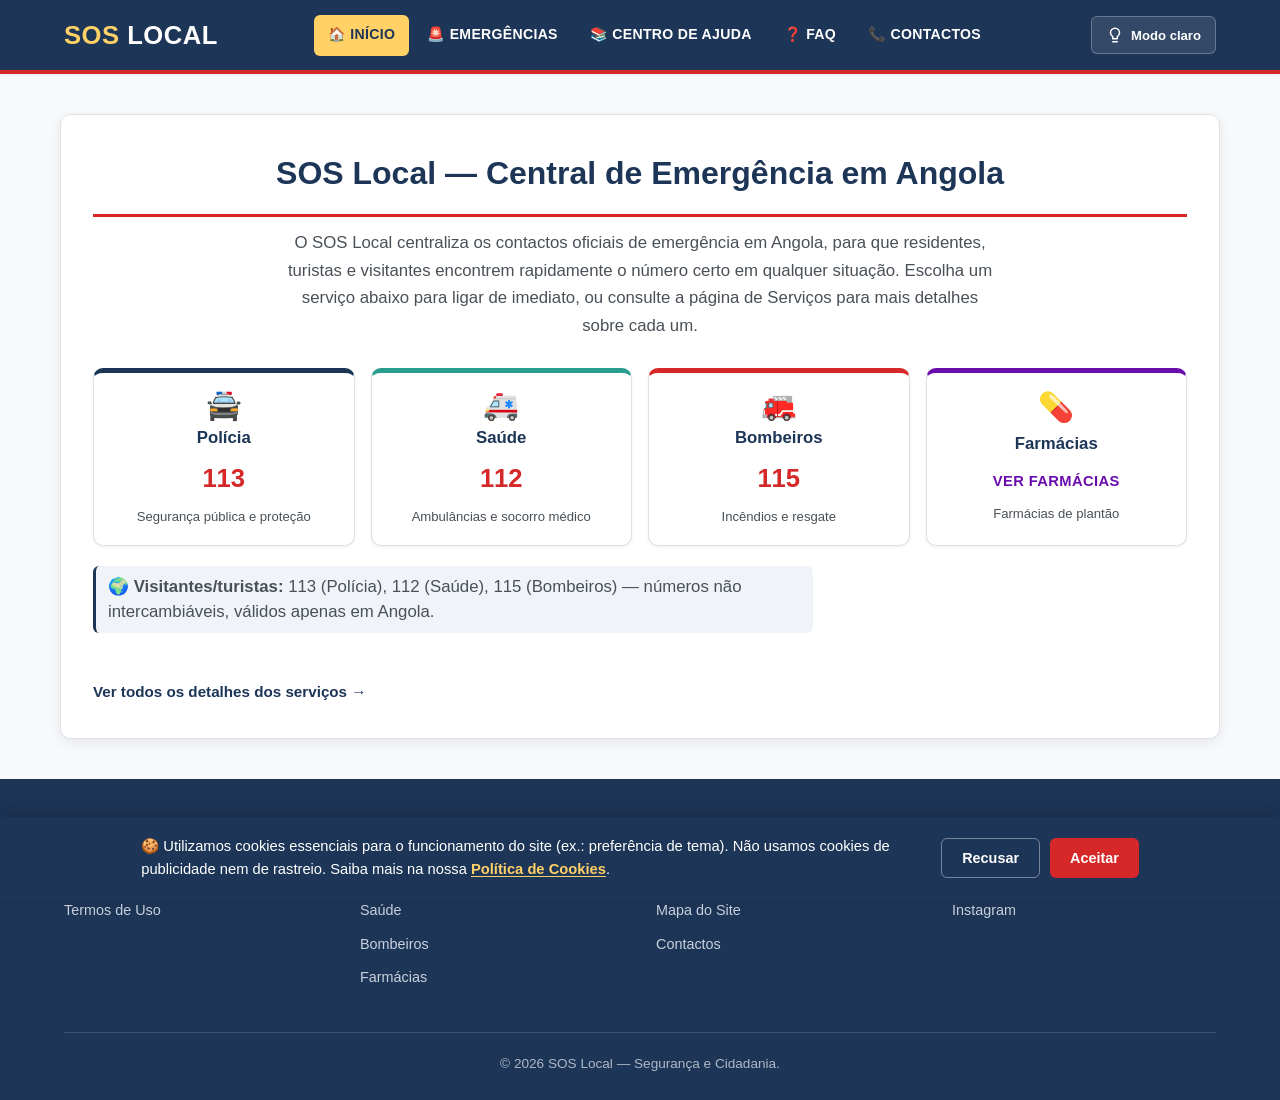
<file: index.html>
<!DOCTYPE html>
<html lang="pt-pt">
<head>
    <meta charset="UTF-8">
    <meta name="viewport" content="width=device-width, initial-scale=1.0">
    <meta name="description" content="SOS Local — Central de emergência em Angola. Contactos diretos para Polícia (113), Saúde (112) e Bombeiros (115). Acesso rápido, gratuito e sempre disponível.">
    <link rel="icon" href="img/icons/favicon.svg" type="image/svg+xml">
    <link rel="alternate icon" href="img/icons/favicon.ico">
    <link rel="apple-touch-icon" href="img/icons/apple-touch-icon.png">
    <link rel="manifest" href="manifest.json">
    <meta name="theme-color" content="#D62828">
    <meta property="og:type" content="website">
    <meta property="og:site_name" content="SOS Local">
    <meta property="og:locale" content="pt_PT">
    <meta property="og:title" content="SOS Local | Central de Emergência">
    <meta property="og:description" content="SOS Local — Central de emergência em Angola. Contactos diretos para Polícia (113), Saúde (112) e Bombeiros (115). Acesso rápido, gratuito e sempre disponível.">
    <meta property="og:image" content="https://soslocal.ao/img/og-image.png">
    <meta property="og:image:width" content="1200">
    <meta property="og:image:height" content="630">
    <meta property="og:url" content="https://soslocal.ao/index.html">
    <meta name="twitter:card" content="summary_large_image">
    <meta name="twitter:title" content="SOS Local | Central de Emergência">
    <meta name="twitter:description" content="SOS Local — Central de emergência em Angola. Contactos diretos para Polícia (113), Saúde (112) e Bombeiros (115). Acesso rápido, gratuito e sempre disponível.">
    <meta name="twitter:image" content="https://soslocal.ao/img/og-image.png">
    <link rel="canonical" href="https://soslocal.ao/index.html">
    <title>SOS Local | Central de Emergência</title>
    <link rel="stylesheet" href="css/estilo.css">
    <link rel="stylesheet" href="css/index.css">
    <link rel="stylesheet" href="css/dark-mode.css">
    <link rel="stylesheet" href="css/cookies.css">
    <script>/* SOS LOCAL: anti-flash tema */
    (function(){var t=localStorage.getItem('sos-tema')||(window.matchMedia&&window.matchMedia('(prefers-color-scheme: dark)').matches?'escuro':'claro');if(t==='escuro')document.documentElement.setAttribute('data-tema','escuro');}());
    </script>

    <!-- Google tag (gtag.js) -->
<script async src="https://www.googletagmanager.com/gtag/js?id=G-EXWNER4YY8"></script>
<script>
  window.dataLayer = window.dataLayer || [];
  function gtag(){dataLayer.push(arguments);}
  gtag('js', new Date());

  gtag('config', 'G-EXWNER4YY8');
</script>

</head>
<body>
    <header id="site-header">
        <div class="logo"><strong>SOS</strong> LOCAL</div>
        <button id="menu-toggle" aria-label="Abrir menu" aria-expanded="false">&#9776;</button>
        <nav id="top-navigation">
            <ul>
                <li><a href="index.html" class="nav-ativo">&#127968; Início</a></li>
                <li><a href="html/servicos.html">&#128680; Emergências</a></li>
                <li><a href="html/ajuda.html">&#128218; Centro de Ajuda</a></li>
                <li><a href="html/faq.html">&#10067; FAQ</a></li>
                <li><a href="html/contato.html">&#128222; Contactos</a></li>
            </ul>
        </nav>
    </header>

    <main id="main-container">
        <section id="content-area">
            <h1>SOS Local — Central de Emergência em Angola</h1>
            <p>O SOS Local centraliza os contactos oficiais de emergência em Angola, para que residentes, turistas e visitantes encontrem rapidamente o número certo em qualquer situação. Escolha um serviço abaixo para ligar de imediato, ou consulte a página de Serviços para mais detalhes sobre cada um.</p>

            <div class="services-grid services-grid--compact">
                <a href="html/policia.html" class="service-card service-card--compact" data-service="policia">
                    <span class="service-icon">🚔</span>
                    <h3>Polícia</h3>
                    <span class="emergency-number">113</span>
                    <p>Segurança pública e proteção</p>
                </a>
                <a href="html/saude.html" class="service-card service-card--compact" data-service="saude">
                    <span class="service-icon">🚑</span>
                    <h3>Saúde</h3>
                    <span class="emergency-number">112</span>
                    <p>Ambulâncias e socorro médico</p>
                </a>
                <a href="html/bombeiros.html" class="service-card service-card--compact" data-service="bombeiros">
                    <span class="service-icon">🚒</span>
                    <h3>Bombeiros</h3>
                    <span class="emergency-number">115</span>
                    <p>Incêndios e resgate</p>
                </a>
                <a href="html/farmacias.html" class="service-card service-card--compact" data-service="farmacias">
                    <span class="service-icon">💊</span>
                    <h3>Farmácias</h3>
                    <span class="emergency-number">Ver Farmácias</span>
                    <p>Farmácias de plantão</p>
                </a>
            </div>

            <p class="visitor-notice">🌍 <strong>Visitantes/turistas:</strong> 113 (Polícia), 112 (Saúde), 115 (Bombeiros) — números não intercambiáveis, válidos apenas em Angola.</p>

            <a href="html/servicos.html" class="services-more-link">Ver todos os detalhes dos serviços →</a>
        </section>
    </main>

    <footer id="site-footer">
        <div class="footer-grid">
            <div class="footer-col">
                <h4>Institucional</h4>
                <ul>
                    <li><a href="html/ajuda.html">Centro de Ajuda</a></li>
                    <li><a href="html/legal.html">Termos de Uso</a></li>
                </ul>
            </div>
            <div class="footer-col">
                <h4>Serviços</h4>
                <ul>
                    <li><a href="html/policia.html">Polícia</a></li>
                    <li><a href="html/saude.html">Saúde</a></li>
                    <li><a href="html/bombeiros.html">Bombeiros</a></li>
                    <li><a href="html/farmacias.html">Farmácias</a></li>
                </ul>
            </div>
            <div class="footer-col">
                <h4>Suporte</h4>
                <ul>
                    <li><a href="html/faq.html">FAQ</a></li>
                    <li><a href="html/mapa-site.html">Mapa do Site</a></li>
                    <li><a href="html/contato.html">Contactos</a></li>
                </ul>
            </div>
            <div class="footer-col">
                <h4>Redes Sociais</h4>
                <a href="https://www.facebook.com" target="_blank" rel="noopener noreferrer">Facebook</a>
                <a href="https://www.instagram.com" target="_blank" rel="noopener noreferrer">Instagram</a>
            </div>
        </div>
        <div class="footer-bottom">
            <p>&copy; 2026 SOS Local — Segurança e Cidadania.</p>
        </div>
    </footer>
    <script src="https://code.jquery.com/jquery-3.7.1.min.js"></script>
    <script src="js/menu.js"></script>
    <script src="js/voltar-topo.js"></script>
    <script src="js/dark-mode.js"></script>
    <script src="js/cookies.js"></script>
    <script>
    if ('serviceWorker' in navigator) {
        window.addEventListener('load', function () {
            navigator.serviceWorker.register('sw.js').catch(function (erro) {
                console.warn('SOS Local: falha ao registar o service worker.', erro);
            });
        });
    }
    </script>
</body>
</html>
</file>
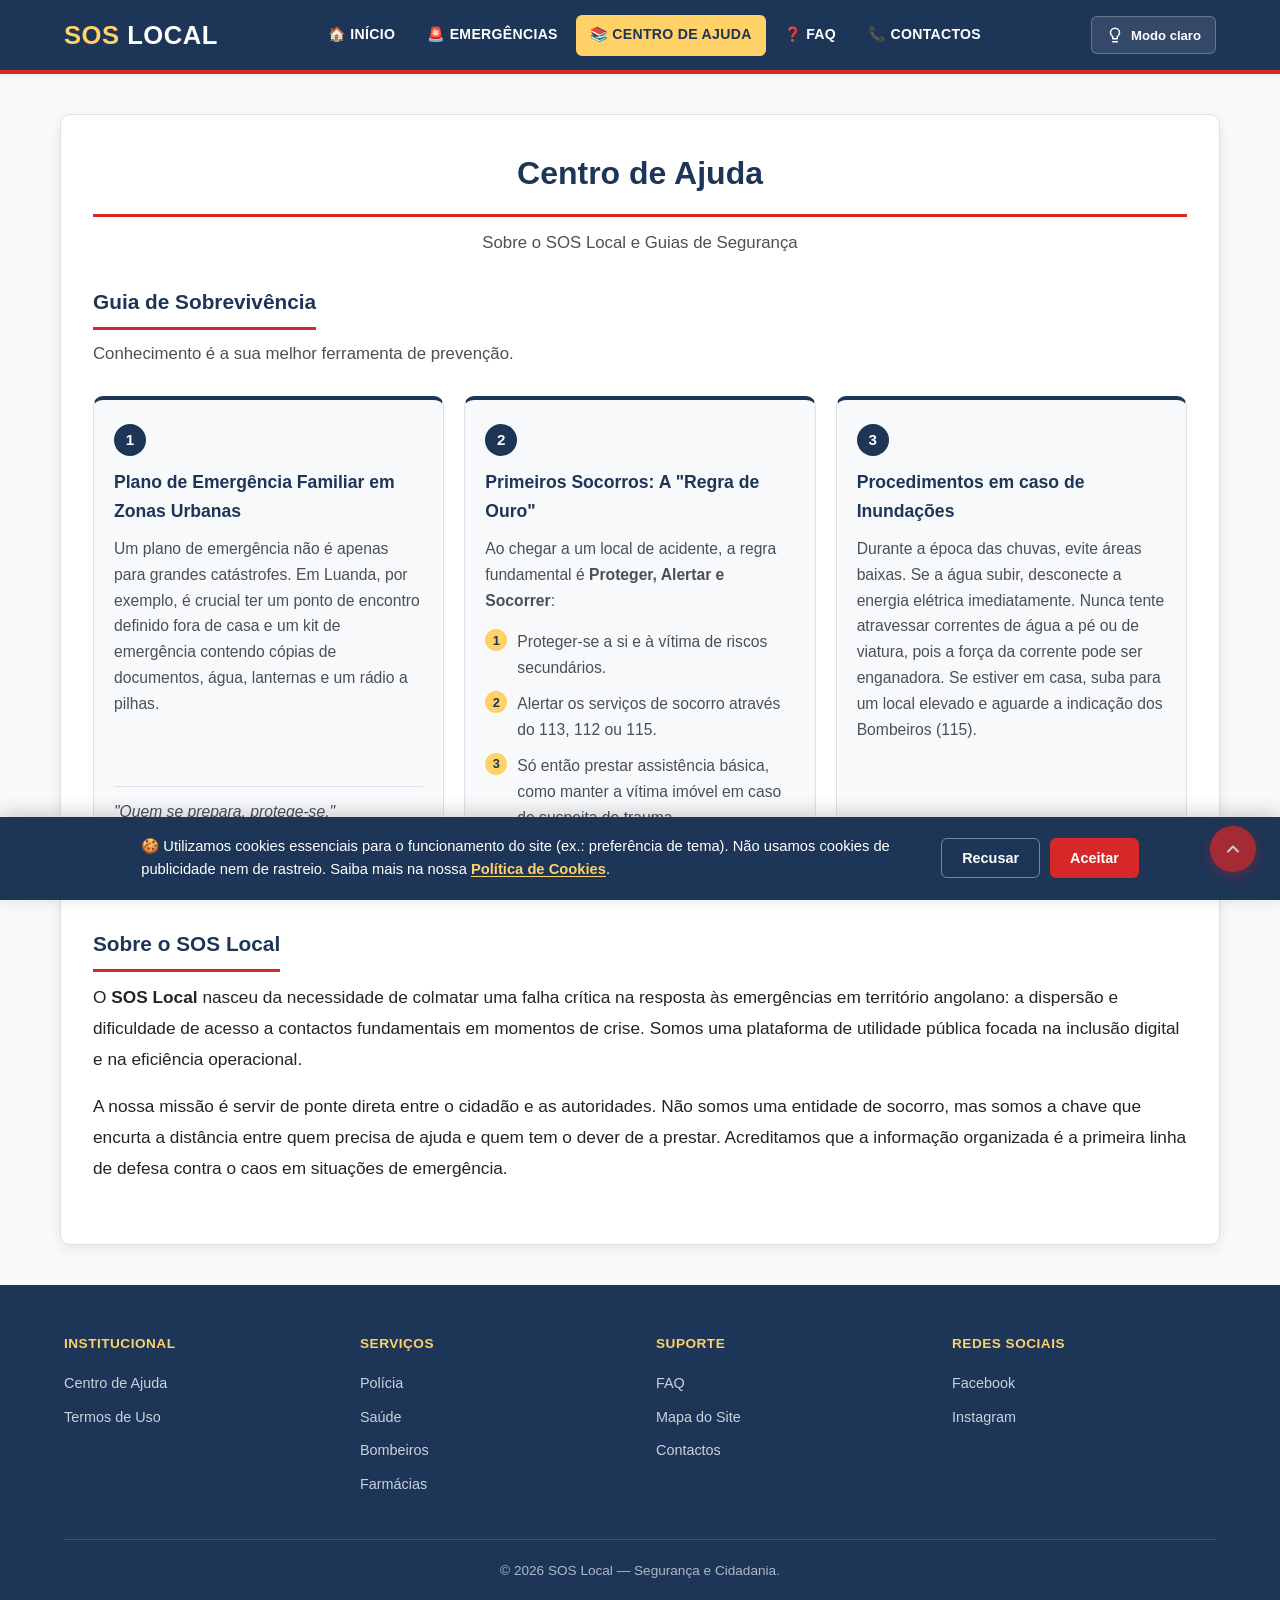
<file: html/ajuda.html>
<!DOCTYPE html>
<html lang="pt-pt">
<head>
    <meta charset="UTF-8">
    <meta name="viewport" content="width=device-width, initial-scale=1.0">
    <meta name="description" content="Centro de ajuda do SOS Local: guia de sobrevivência, primeiros socorros, plano de emergência familiar e informações sobre a plataforma.">
    <link rel="icon" href="../img/icons/favicon.svg" type="image/svg+xml">
    <link rel="alternate icon" href="../img/icons/favicon.ico">
    <link rel="apple-touch-icon" href="../img/icons/apple-touch-icon.png">
    <link rel="manifest" href="../manifest.json">
    <meta name="theme-color" content="#D62828">
    <meta property="og:type" content="website">
    <meta property="og:site_name" content="SOS Local">
    <meta property="og:locale" content="pt_PT">
    <meta property="og:title" content="SOS Local | Centro de Ajuda">
    <meta property="og:description" content="Centro de ajuda do SOS Local: guia de sobrevivência, primeiros socorros, plano de emergência familiar e informações sobre a plataforma.">
    <meta property="og:image" content="https://soslocal.ao/img/og-image.png">
    <meta property="og:image:width" content="1200">
    <meta property="og:image:height" content="630">
    <meta property="og:url" content="https://soslocal.ao/html/ajuda.html">
    <meta name="twitter:card" content="summary_large_image">
    <meta name="twitter:title" content="SOS Local | Centro de Ajuda">
    <meta name="twitter:description" content="Centro de ajuda do SOS Local: guia de sobrevivência, primeiros socorros, plano de emergência familiar e informações sobre a plataforma.">
    <meta name="twitter:image" content="https://soslocal.ao/img/og-image.png">
    <link rel="canonical" href="https://soslocal.ao/html/ajuda.html">
    <title>SOS Local | Centro de Ajuda</title>
    <link rel="stylesheet" href="../css/estilo.css">
    <link rel="stylesheet" href="../css/ajuda.css">
    <link rel="stylesheet" href="../css/carrossel.css">
    <link rel="stylesheet" href="../css/dark-mode.css">
    <link rel="stylesheet" href="../css/cookies.css">
    <script>/* SOS LOCAL: anti-flash tema */
    (function(){var t=localStorage.getItem('sos-tema')||(window.matchMedia&&window.matchMedia('(prefers-color-scheme: dark)').matches?'escuro':'claro');if(t==='escuro')document.documentElement.setAttribute('data-tema','escuro');}());
    </script>

<script async src="https://www.googletagmanager.com/gtag/js?id=G-EXWNER4YY8"></script>
<script>
  window.dataLayer = window.dataLayer || [];
  function gtag(){dataLayer.push(arguments);}
  gtag('js', new Date());

  gtag('config', 'G-EXWNER4YY8');
</script>
    
</head>
<body>
    <header id="site-header">
        <div class="logo"><strong>SOS</strong> LOCAL</div>
        <button id="menu-toggle" aria-label="Abrir menu" aria-expanded="false">&#9776;</button>
        <nav id="top-navigation">
            <ul>
                <li><a href="../index.html">&#127968; Início</a></li>
                <li><a href="servicos.html">&#128680; Emergências</a></li>
                <li><a href="ajuda.html" class="nav-ativo">&#128218; Centro de Ajuda</a></li>
                <li><a href="faq.html">&#10067; FAQ</a></li>
                <li><a href="contato.html">&#128222; Contactos</a></li>
            </ul>
        </nav>
    </header>

    <main id="main-container">
        <section id="content-area">
            <h1>Centro de Ajuda</h1>
            <p class="page-subtitle">Sobre o SOS Local e Guias de Segurança</p>

            <h2 class="section-title">Guia de Sobrevivência</h2>
            <p class="section-subtitle">Conhecimento é a sua melhor ferramenta de prevenção.</p>

            <!-- Grid original — visível em desktop (≥ 769px) -->
            <div class="guide-grid">
                <article class="blog-post">
                    <span class="blog-post-number" aria-hidden="true">1</span>
                    <h3>Plano de Emergência Familiar em Zonas Urbanas</h3>
                    <p>Um plano de emergência não é apenas para grandes catástrofes. Em Luanda, por exemplo, é crucial ter um ponto de encontro definido fora de casa e um kit de emergência contendo cópias de documentos, água, lanternas e um rádio a pilhas.</p>
                    <p class="blog-post-quote">"Quem se prepara, protege-se."</p>
                </article>

                <article class="blog-post">
                    <span class="blog-post-number" aria-hidden="true">2</span>
                    <h3>Primeiros Socorros: A "Regra de Ouro"</h3>
                    <p>Ao chegar a um local de acidente, a regra fundamental é <strong>Proteger, Alertar e Socorrer</strong>:</p>
                    <ol class="golden-rule-list">
                        <li>Proteger-se a si e à vítima de riscos secundários.</li>
                        <li>Alertar os serviços de socorro através do 113, 112 ou 115.</li>
                        <li>Só então prestar assistência básica, como manter a vítima imóvel em caso de suspeita de trauma.</li>
                    </ol>
                </article>

                <article class="blog-post">
                    <span class="blog-post-number" aria-hidden="true">3</span>
                    <h3>Procedimentos em caso de Inundações</h3>
                    <p>Durante a época das chuvas, evite áreas baixas. Se a água subir, desconecte a energia elétrica imediatamente. Nunca tente atravessar correntes de água a pé ou de viatura, pois a força da corrente pode ser enganadora. Se estiver em casa, suba para um local elevado e aguarde a indicação dos Bombeiros (115).</p>
                </article>
            </div>

            <!--
                CARROSSEL — visível apenas em mobile (≤ 768px).
                O CSS esconde este bloco em desktop via media query,
                sem qualquer overhead de JS em ecrãs largos.
            -->
            <div
                class="carrossel-wrapper"
                role="region"
                aria-label="Guia de Sobrevivência — navegue entre os artigos"
            >
                <!-- Anúncio para leitores de ecrã (aria-live) -->
                <div class="carrossel-anuncio" aria-live="polite" aria-atomic="true"></div>

                <!-- Botão: slide anterior -->
                <button
                    class="carrossel-btn carrossel-btn--anterior"
                    aria-label="Artigo anterior"
                    disabled
                >&#8592;</button>

                <!-- Faixa deslizante com os slides -->
                <div class="carrossel-faixa" aria-atomic="false">

                    <article class="blog-post">
                        <span class="blog-post-number" aria-hidden="true">1</span>
                        <h3>Plano de Emergência Familiar em Zonas Urbanas</h3>
                        <p>Um plano de emergência não é apenas para grandes catástrofes. Em Luanda, por exemplo, é crucial ter um ponto de encontro definido fora de casa e um kit de emergência contendo cópias de documentos, água, lanternas e um rádio a pilhas.</p>
                        <p class="blog-post-quote">"Quem se prepara, protege-se."</p>
                    </article>

                    <article class="blog-post">
                        <span class="blog-post-number" aria-hidden="true">2</span>
                        <h3>Primeiros Socorros: A "Regra de Ouro"</h3>
                        <p>Ao chegar a um local de acidente, a regra fundamental é <strong>Proteger, Alertar e Socorrer</strong>:</p>
                        <ol class="golden-rule-list">
                            <li>Proteger-se a si e à vítima de riscos secundários.</li>
                            <li>Alertar os serviços de socorro através do 113, 112 ou 115.</li>
                            <li>Só então prestar assistência básica, como manter a vítima imóvel em caso de suspeita de trauma.</li>
                        </ol>
                    </article>

                    <article class="blog-post">
                        <span class="blog-post-number" aria-hidden="true">3</span>
                        <h3>Procedimentos em caso de Inundações</h3>
                        <p>Durante a época das chuvas, evite áreas baixas. Se a água subir, desconecte a energia elétrica imediatamente. Nunca tente atravessar correntes de água a pé ou de viatura, pois a força da corrente pode ser enganadora. Se estiver em casa, suba para um local elevado e aguarde a indicação dos Bombeiros (115).</p>
                    </article>

                </div><!-- /carrossel-faixa -->

                <!-- Botão: slide seguinte -->
                <button
                    class="carrossel-btn carrossel-btn--proximo"
                    aria-label="Próximo artigo"
                >&#8594;</button>

                <!-- Indicadores de paginação -->
                <div class="carrossel-indicadores" role="tablist" aria-label="Selecionar artigo">
                    <button
                        class="carrossel-ponto"
                        role="tab"
                        data-indice="0"
                        aria-current="true"
                        aria-label="Artigo 1: Plano de Emergência Familiar"
                    ></button>
                    <button
                        class="carrossel-ponto"
                        role="tab"
                        data-indice="1"
                        aria-current="false"
                        aria-label="Artigo 2: Primeiros Socorros"
                    ></button>
                    <button
                        class="carrossel-ponto"
                        role="tab"
                        data-indice="2"
                        aria-current="false"
                        aria-label="Artigo 3: Procedimentos em caso de Inundações"
                    ></button>
                </div>

            </div><!-- /carrossel-wrapper -->

            <hr class="section-divider">

            <h2 class="section-title">Sobre o SOS Local</h2>
            <article class="content-block">
                <p>O <strong>SOS Local</strong> nasceu da necessidade de colmatar uma falha crítica na resposta às emergências em território angolano: a dispersão e dificuldade de acesso a contactos fundamentais em momentos de crise. Somos uma plataforma de utilidade pública focada na inclusão digital e na eficiência operacional.</p>
                <p>A nossa missão é servir de ponte direta entre o cidadão e as autoridades. Não somos uma entidade de socorro, mas somos a chave que encurta a distância entre quem precisa de ajuda e quem tem o dever de a prestar. Acreditamos que a informação organizada é a primeira linha de defesa contra o caos em situações de emergência.</p>
            </article>
        </section>
    </main>

    <footer id="site-footer">
        <div class="footer-grid">
            <div class="footer-col"><h4>Institucional</h4><ul><li><a href="ajuda.html">Centro de Ajuda</a></li><li><a href="legal.html">Termos de Uso</a></li></ul></div>
            <div class="footer-col"><h4>Serviços</h4><ul><li><a href="policia.html">Polícia</a></li><li><a href="saude.html">Saúde</a></li><li><a href="bombeiros.html">Bombeiros</a></li><li><a href="farmacias.html">Farmácias</a></li></ul></div>
            <div class="footer-col"><h4>Suporte</h4><ul><li><a href="faq.html">FAQ</a></li><li><a href="mapa-site.html">Mapa do Site</a></li><li><a href="contato.html">Contactos</a></li></ul></div>
            <div class="footer-col"><h4>Redes Sociais</h4><a href="https://www.facebook.com" target="_blank" rel="noopener noreferrer">Facebook</a><a href="https://www.instagram.com" target="_blank" rel="noopener noreferrer">Instagram</a></div>
        </div>
        <div class="footer-bottom"><p>&copy; 2026 SOS Local — Segurança e Cidadania.</p></div>
    </footer>
    <script src="https://code.jquery.com/jquery-3.7.1.min.js"></script>
    <script src="../js/menu.js"></script>
    <script src="../js/voltar-topo.js"></script>
    <script src="../js/dark-mode.js"></script>
    <script src="../js/cookies.js"></script>
    <script src="../js/carrossel.js"></script>
    <script>
    if ('serviceWorker' in navigator) {
        window.addEventListener('load', function () {
            navigator.serviceWorker.register('../sw.js').catch(function (erro) {
                console.warn('SOS Local: falha ao registar o service worker.', erro);
            });
        });
    }
    </script>
</body>
</html>
</file>
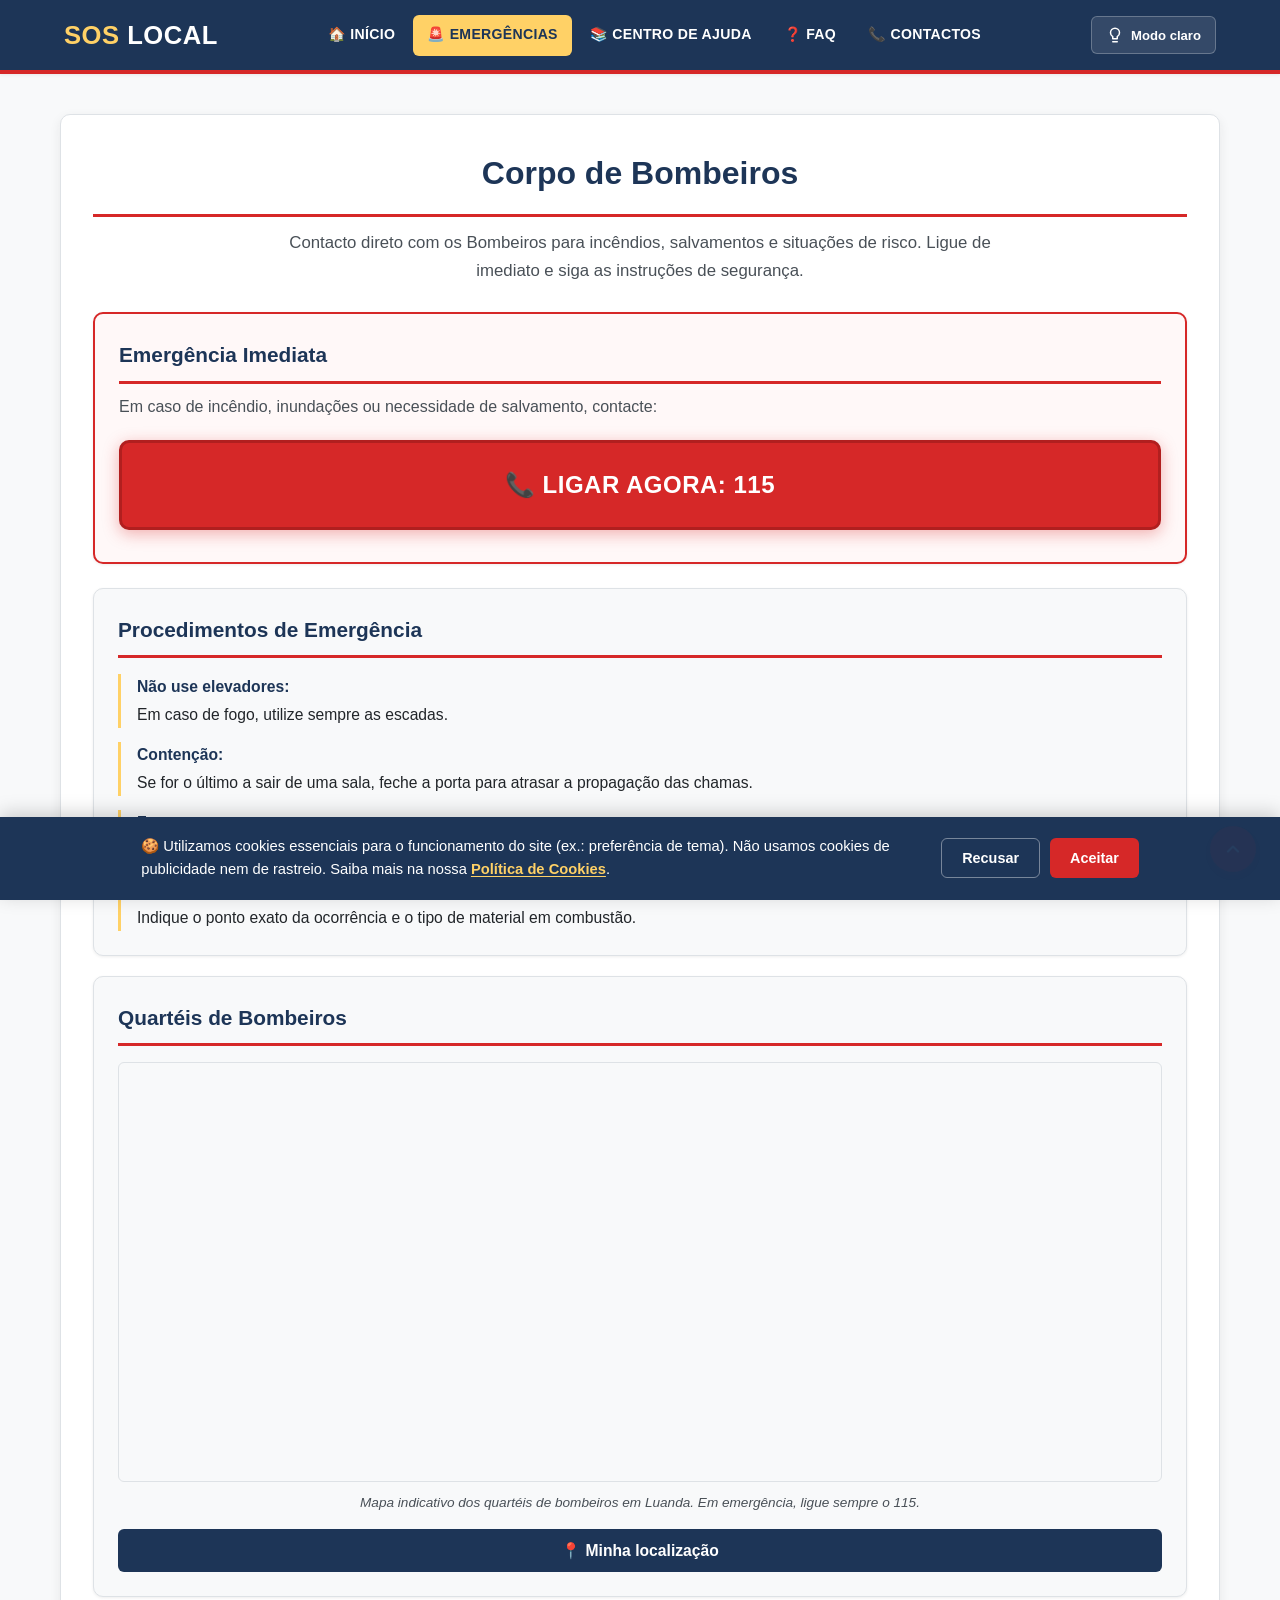
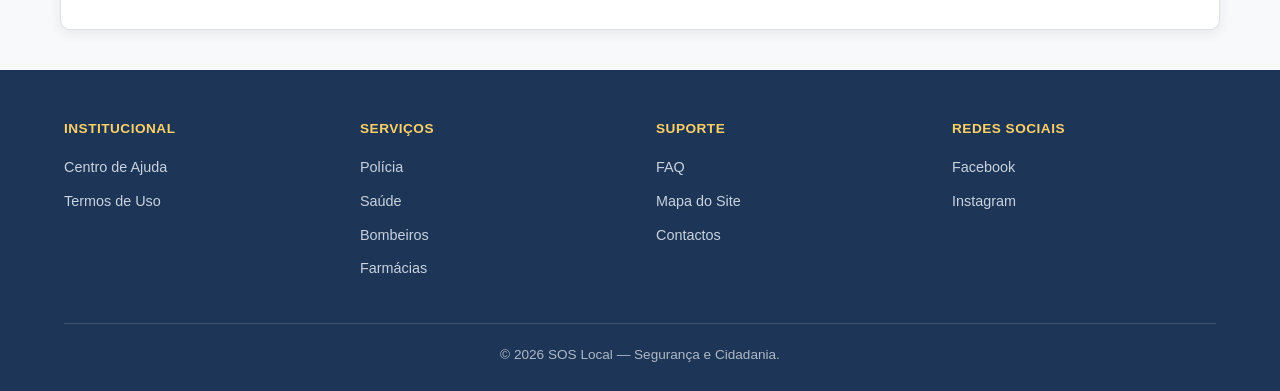
<file: html/bombeiros.html>
<!DOCTYPE html>
<html lang="pt-pt">
<head>
    <meta charset="UTF-8">
    <meta name="viewport" content="width=device-width, initial-scale=1.0">
    <meta name="description" content="Corpo de Bombeiros de Angola — ligue 115 para incêndios, inundações e resgate. Procedimentos de segurança e mapa dos quartéis em Luanda.">
    <link rel="icon" href="../img/icons/favicon.svg" type="image/svg+xml">
    <link rel="alternate icon" href="../img/icons/favicon.ico">
    <link rel="apple-touch-icon" href="../img/icons/apple-touch-icon.png">
    <link rel="manifest" href="../manifest.json">
    <meta name="theme-color" content="#D62828">
    <meta property="og:type" content="website">
    <meta property="og:site_name" content="SOS Local">
    <meta property="og:locale" content="pt_PT">
    <meta property="og:title" content="SOS Local | Corpo de Bombeiros">
    <meta property="og:description" content="Corpo de Bombeiros de Angola — ligue 115 para incêndios, inundações e resgate. Procedimentos de segurança e mapa dos quartéis em Luanda.">
    <meta property="og:image" content="https://soslocal.ao/img/og-image.png">
    <meta property="og:image:width" content="1200">
    <meta property="og:image:height" content="630">
    <meta property="og:url" content="https://soslocal.ao/html/bombeiros.html">
    <meta name="twitter:card" content="summary_large_image">
    <meta name="twitter:title" content="SOS Local | Corpo de Bombeiros">
    <meta name="twitter:description" content="Corpo de Bombeiros de Angola — ligue 115 para incêndios, inundações e resgate. Procedimentos de segurança e mapa dos quartéis em Luanda.">
    <meta name="twitter:image" content="https://soslocal.ao/img/og-image.png">
    <link rel="canonical" href="https://soslocal.ao/html/bombeiros.html">
    <title>SOS Local | Corpo de Bombeiros</title>
    <link rel="stylesheet" href="../css/estilo.css">
    <link rel="stylesheet" href="../css/detalhes.css">
    <link rel="stylesheet" href="../css/dark-mode.css">
    <link rel="stylesheet" href="../css/cookies.css">
    <script>/* SOS LOCAL: anti-flash tema */
    (function(){var t=localStorage.getItem('sos-tema')||(window.matchMedia&&window.matchMedia('(prefers-color-scheme: dark)').matches?'escuro':'claro');if(t==='escuro')document.documentElement.setAttribute('data-tema','escuro');}());
    </script>

      <!-- Google tag (gtag.js) -->
<script async src="https://www.googletagmanager.com/gtag/js?id=G-EXWNER4YY8"></script>
<script>
  window.dataLayer = window.dataLayer || [];
  function gtag(){dataLayer.push(arguments);}
  gtag('js', new Date());

  gtag('config', 'G-EXWNER4YY8');
</script>
    
</head>
<body>
    <header id="site-header">
        <div class="logo"><strong>SOS</strong> LOCAL</div>
        <button id="menu-toggle" aria-label="Abrir menu" aria-expanded="false">&#9776;</button>
        <nav id="top-navigation">
            <ul>
                <li><a href="../index.html">&#127968; Início</a></li>
                <li><a href="servicos.html" class="nav-ativo">&#128680; Emergências</a></li>
                <li><a href="ajuda.html">&#128218; Centro de Ajuda</a></li>
                <li><a href="faq.html">&#10067; FAQ</a></li>
                <li><a href="contato.html">&#128222; Contactos</a></li>
            </ul>
        </nav>
    </header>

    <main id="main-container">
        <section id="content-area">
            <h1>Corpo de Bombeiros</h1>
            <p>Contacto direto com os Bombeiros para incêndios, salvamentos e situações de risco. Ligue de imediato e siga as instruções de segurança.</p>

            <article class="service-detail-card service-detail-card--emergency">
                <h2>Emergência Imediata</h2>
                <p>Em caso de incêndio, inundações ou necessidade de salvamento, contacte:</p>
                <a href="tel:115" class="emergency-btn">LIGAR AGORA: 115</a>
            </article>

            <article class="service-detail-card">
                <h2>Procedimentos de Emergência</h2>
                <ul class="procedure-list">
                    <li><strong>Não use elevadores:</strong> Em caso de fogo, utilize sempre as escadas.</li>
                    <li><strong>Contenção:</strong> Se for o último a sair de uma sala, feche a porta para atrasar a propagação das chamas.</li>
                    <li><strong>Fumo:</strong> Desloque-se junto ao chão, onde o ar é mais limpo.</li>
                    <li><strong>Localização:</strong> Indique o ponto exato da ocorrência e o tipo de material em combustão.</li>
                </ul>
            </article>

            <article class="service-detail-card">
                <h2>Quartéis de Bombeiros</h2>
                <div class="map-placeholder mapa-ativo" id="mapa-bombeiros">
                    <iframe
                        src="https://www.google.com/maps?q=quart%C3%A9is+de+bombeiros+em+Luanda%2C+Angola&output=embed"
                        title="Mapa dos quartéis de bombeiros em Luanda"
                        loading="lazy"
                        referrerpolicy="no-referrer-when-downgrade"
                        allowfullscreen>
                    </iframe>
                </div>
                <p class="map-caption">Mapa indicativo dos quartéis de bombeiros em Luanda. Em emergência, ligue sempre o 115.</p>
                <button type="button" class="btn-localizacao" data-tipo="bombeiros" data-mapa="mapa-bombeiros" data-resultados="resultados-bombeiros">📍 Minha localização</button>
                <div class="localizacao-resultados" id="resultados-bombeiros" hidden></div>
            </article>
        </section>
    </main>

    <footer id="site-footer">
        <div class="footer-grid">
            <div class="footer-col"><h4>Institucional</h4><ul><li><a href="ajuda.html">Centro de Ajuda</a></li><li><a href="legal.html">Termos de Uso</a></li></ul></div>
            <div class="footer-col"><h4>Serviços</h4><ul><li><a href="policia.html">Polícia</a></li><li><a href="saude.html">Saúde</a></li><li><a href="bombeiros.html">Bombeiros</a></li><li><a href="farmacias.html">Farmácias</a></li></ul></div>
            <div class="footer-col"><h4>Suporte</h4><ul><li><a href="faq.html">FAQ</a></li><li><a href="mapa-site.html">Mapa do Site</a></li><li><a href="contato.html">Contactos</a></li></ul></div>
            <div class="footer-col"><h4>Redes Sociais</h4><a href="https://www.facebook.com" target="_blank" rel="noopener noreferrer">Facebook</a><a href="https://www.instagram.com" target="_blank" rel="noopener noreferrer">Instagram</a></div>
        </div>
        <div class="footer-bottom"><p>&copy; 2026 SOS Local — Segurança e Cidadania.</p></div>
    </footer>
    <script src="https://code.jquery.com/jquery-3.7.1.min.js"></script>
    <script src="../js/menu.js"></script>
    <script src="../js/voltar-topo.js"></script>
    <script src="../js/dark-mode.js"></script>
    <script src="../js/cookies.js"></script>
    <script src="../js/localizacao.js"></script>
    <script>
    if ('serviceWorker' in navigator) {
        window.addEventListener('load', function () {
            navigator.serviceWorker.register('../sw.js').catch(function (erro) {
                console.warn('SOS Local: falha ao registar o service worker.', erro);
            });
        });
    }
    </script>
</body>
</html>
</file>
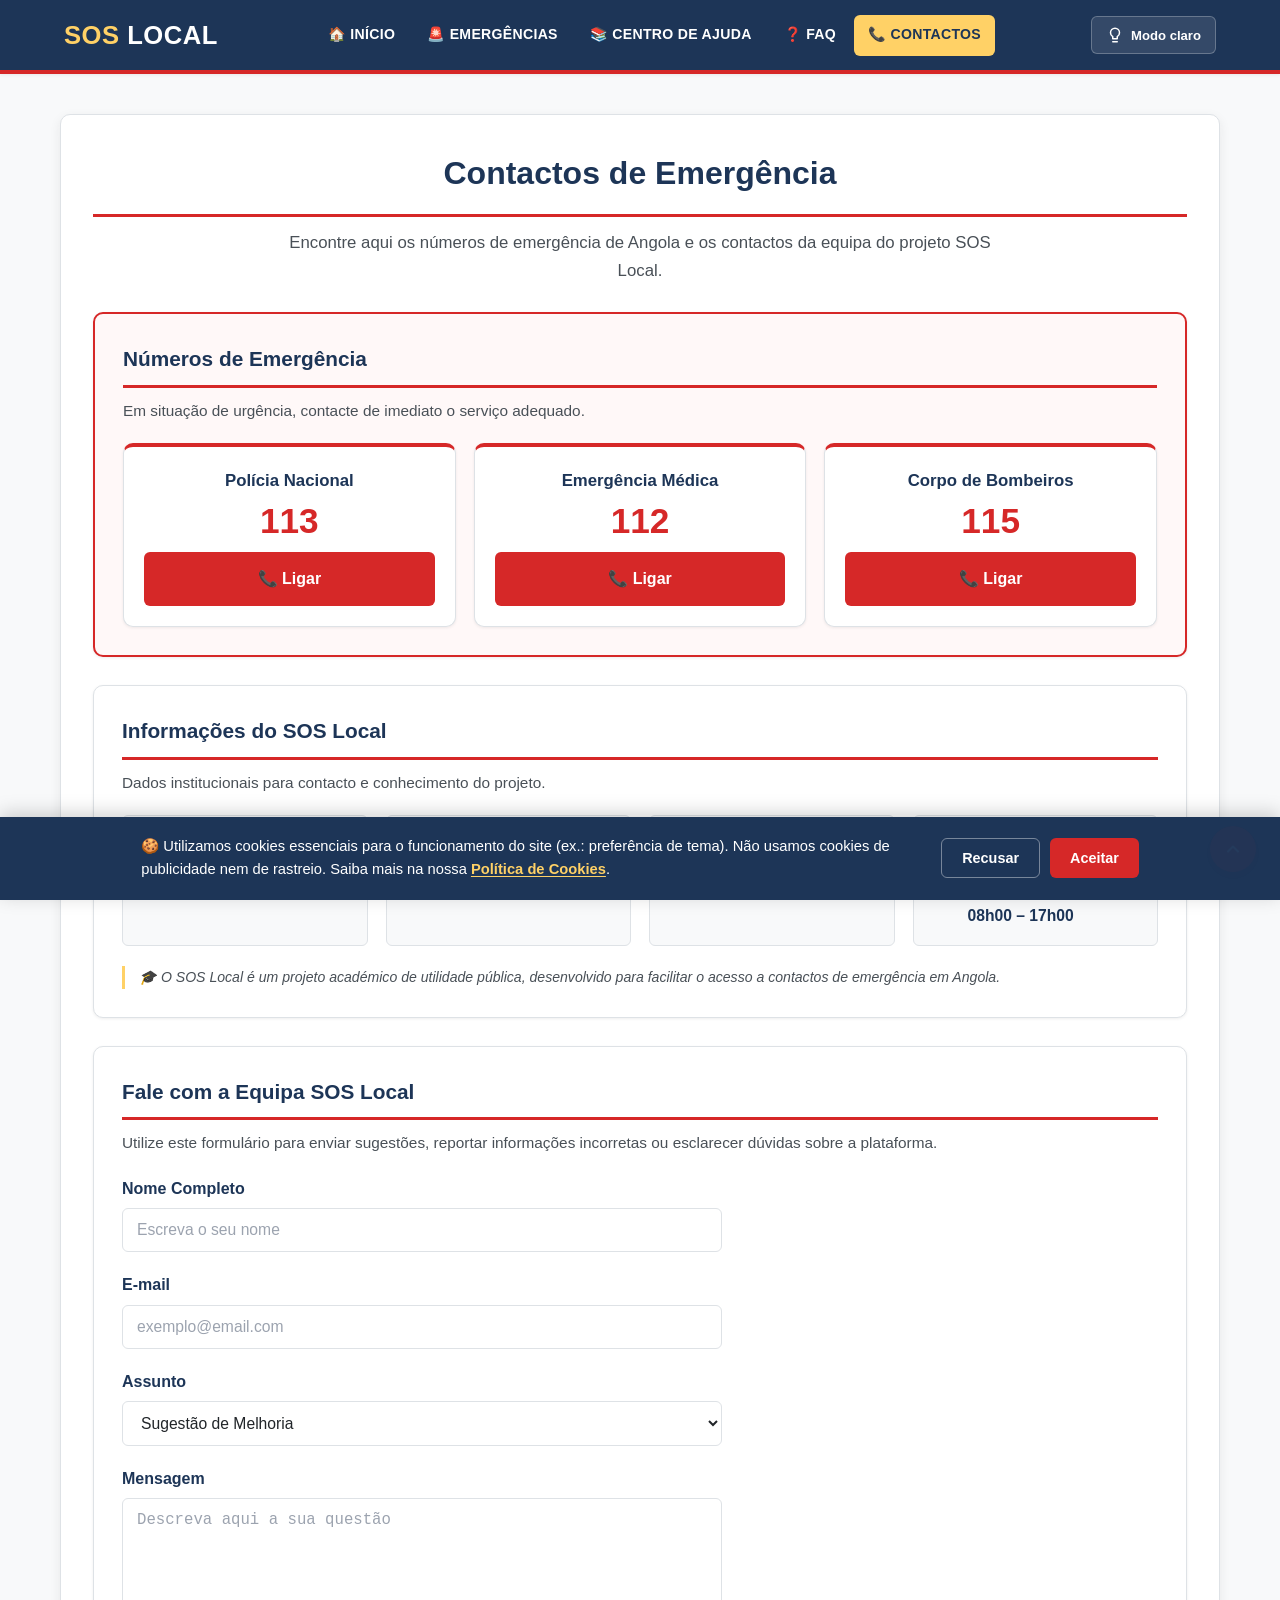
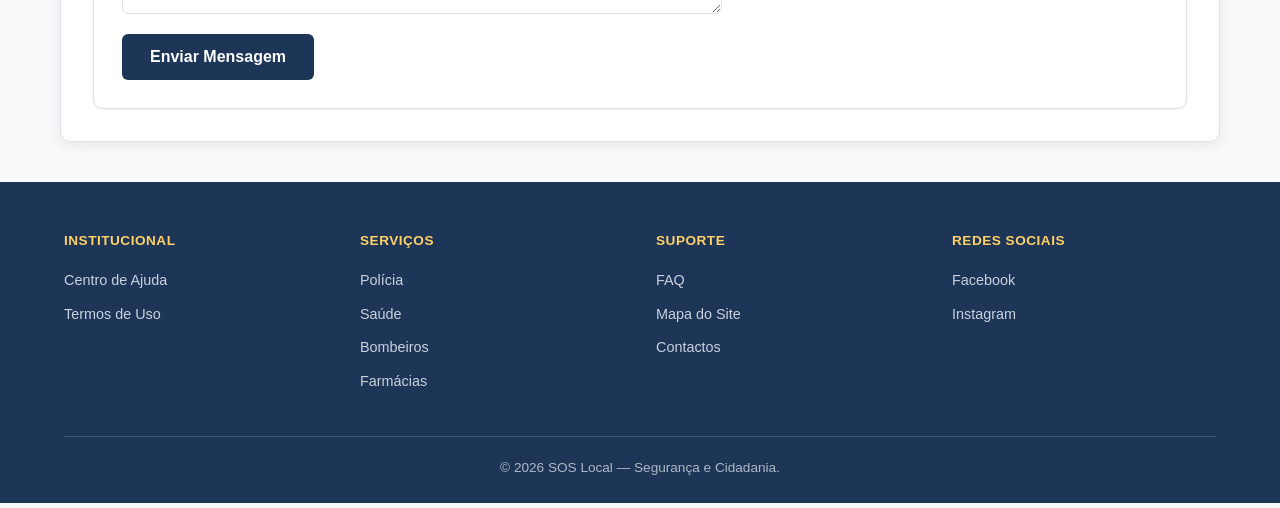
<file: html/contato.html>
<!DOCTYPE html>
<html lang="pt-pt">
<head>
    <meta charset="UTF-8">
    <meta name="viewport" content="width=device-width, initial-scale=1.0">
    <meta name="description" content="Contactos do SOS Local: números de emergência (113, 112, 115), dados institucionais e formulário para sugestões e dúvidas.">
    <link rel="icon" href="../img/icons/favicon.svg" type="image/svg+xml">
    <link rel="alternate icon" href="../img/icons/favicon.ico">
    <link rel="apple-touch-icon" href="../img/icons/apple-touch-icon.png">
    <link rel="manifest" href="../manifest.json">
    <meta name="theme-color" content="#D62828">
    <meta property="og:type" content="website">
    <meta property="og:site_name" content="SOS Local">
    <meta property="og:locale" content="pt_PT">
    <meta property="og:title" content="SOS Local | Contactos">
    <meta property="og:description" content="Contactos do SOS Local: números de emergência (113, 112, 115), dados institucionais e formulário para sugestões e dúvidas.">
    <meta property="og:image" content="https://soslocal.ao/img/og-image.png">
    <meta property="og:image:width" content="1200">
    <meta property="og:image:height" content="630">
    <meta property="og:url" content="https://soslocal.ao/html/contato.html">
    <meta name="twitter:card" content="summary_large_image">
    <meta name="twitter:title" content="SOS Local | Contactos">
    <meta name="twitter:description" content="Contactos do SOS Local: números de emergência (113, 112, 115), dados institucionais e formulário para sugestões e dúvidas.">
    <meta name="twitter:image" content="https://soslocal.ao/img/og-image.png">
    <link rel="canonical" href="https://soslocal.ao/html/contato.html">
    <title>SOS Local | Contactos</title>
    <link rel="stylesheet" href="../css/estilo.css">
    <link rel="stylesheet" href="../css/contato.css">
    <link rel="stylesheet" href="../css/dark-mode.css">
    <link rel="stylesheet" href="../css/cookies.css">
    <script>/* SOS LOCAL: anti-flash tema */
    (function(){var t=localStorage.getItem('sos-tema')||(window.matchMedia&&window.matchMedia('(prefers-color-scheme: dark)').matches?'escuro':'claro');if(t==='escuro')document.documentElement.setAttribute('data-tema','escuro');}());
    </script>

       <!-- Google tag (gtag.js) -->
<script async src="https://www.googletagmanager.com/gtag/js?id=G-EXWNER4YY8"></script>
<script>
  window.dataLayer = window.dataLayer || [];
  function gtag(){dataLayer.push(arguments);}
  gtag('js', new Date());

  gtag('config', 'G-EXWNER4YY8');
</script>
    
</head>
<body>
    <header id="site-header">
        <div class="logo"><strong>SOS</strong> LOCAL</div>
        <button id="menu-toggle" aria-label="Abrir menu" aria-expanded="false">&#9776;</button>
        <nav id="top-navigation">
            <ul>
                <li><a href="../index.html">&#127968; Início</a></li>
                <li><a href="servicos.html">&#128680; Emergências</a></li>
                <li><a href="ajuda.html">&#128218; Centro de Ajuda</a></li>
                <li><a href="faq.html">&#10067; FAQ</a></li>
                <li><a href="contato.html" class="nav-ativo">&#128222; Contactos</a></li>
            </ul>
        </nav>
    </header>

    <main id="main-container">
        <section id="content-area">
            <!-- SECÇÃO 1: Emergência — maior prioridade visual -->
            <h1>Contactos de Emergência</h1>
            <p class="page-intro">Encontre aqui os números de emergência de Angola e os contactos da equipa do projeto SOS Local.</p>

            <section class="contact-block contact-block--emergency" aria-labelledby="emergencia-titulo">
                <h2 id="emergencia-titulo" class="block-title block-title--emergency">Números de Emergência</h2>
                <p class="block-subtitle">Em situação de urgência, contacte de imediato o serviço adequado.</p>

                <div class="emergency-grid">
                    <article class="emergency-card">
                        <h3>Polícia Nacional</h3>
                        <p class="emergency-number">113</p>
                        <a href="tel:113" class="btn-primary btn-block">📞 Ligar</a>
                    </article>
                    <article class="emergency-card">
                        <h3>Emergência Médica</h3>
                        <p class="emergency-number">112</p>
                        <a href="tel:112" class="btn-primary btn-block">📞 Ligar</a>
                    </article>
                    <article class="emergency-card">
                        <h3>Corpo de Bombeiros</h3>
                        <p class="emergency-number">115</p>
                        <a href="tel:115" class="btn-primary btn-block">📞 Ligar</a>
                    </article>
                </div>
            </section>

            <!-- SECÇÃO 2: Institucional -->
            <section class="contact-block" aria-labelledby="institucional-titulo">
                <h2 id="institucional-titulo" class="block-title">Informações do SOS Local</h2>
                <p class="block-subtitle">Dados institucionais para contacto e conhecimento do projeto.</p>

                <div class="info-grid">
                    <div class="info-item">
                        <span class="info-icon" aria-hidden="true">✉️</span>
                        <div>
                            <span class="info-label">E-mail institucional</span>
                            <a href="mailto:geral@soslocal.ao" class="info-value">geral@soslocal.ao</a>
                        </div>
                    </div>
                    <div class="info-item">
                        <span class="info-icon" aria-hidden="true">☎️</span>
                        <div>
                            <span class="info-label">Telefone institucional</span>
                            <a href="tel:+244900000000" class="info-value">+244 900 000 000</a>
                        </div>
                    </div>
                    <div class="info-item">
                        <span class="info-icon" aria-hidden="true">📍</span>
                        <div>
                            <span class="info-label">Localização</span>
                            <span class="info-value">Luanda, Angola</span>
                        </div>
                    </div>
                    <div class="info-item">
                        <span class="info-icon" aria-hidden="true">🕒</span>
                        <div>
                            <span class="info-label">Horário de atendimento</span>
                            <span class="info-value">Segunda a sexta, 08h00 – 17h00</span>
                        </div>
                    </div>
                </div>

                <p class="academic-note">🎓 O SOS Local é um projeto académico de utilidade pública, desenvolvido para facilitar o acesso a contactos de emergência em Angola.</p>
            </section>

            <!-- SECÇÃO 3: Formulário — prioridade secundária -->
            <section class="contact-block" aria-labelledby="formulario-titulo">
                <h2 id="formulario-titulo" class="block-title">Fale com a Equipa SOS Local</h2>
                <p class="block-subtitle">Utilize este formulário para enviar sugestões, reportar informações incorretas ou esclarecer dúvidas sobre a plataforma.</p>

                <form id="contact-form" action="mailto:geral@soslocal.ao" method="POST" enctype="text/plain" novalidate>
                    <label for="nome">Nome Completo</label>
                    <input type="text" id="nome" name="nome" required placeholder="Escreva o seu nome" aria-describedby="erro-nome">
                    <span class="form-error" id="erro-nome" role="alert"></span>

                    <label for="email">E-mail</label>
                    <input type="email" id="email" name="email" required placeholder="exemplo@email.com" aria-describedby="erro-email">
                    <span class="form-error" id="erro-email" role="alert"></span>

                    <label for="assunto">Assunto</label>
                    <select id="assunto" name="assunto">
                        <option value="sugestao">Sugestão de Melhoria</option>
                        <option value="erro">Reportar Erro no Site</option>
                        <option value="duvida">Outras questões</option>
                    </select>

                    <label for="msg">Mensagem</label>
                    <textarea id="msg" name="msg" rows="5" required placeholder="Descreva aqui a sua questão" aria-describedby="erro-msg"></textarea>
                    <span class="form-error" id="erro-msg" role="alert"></span>

                    <p class="form-success" id="form-sucesso" role="status"></p>

                    <button type="submit" class="btn-secondary">Enviar Mensagem</button>
                </form>
            </section>
        </section>
    </main>

    <footer id="site-footer">
        <div class="footer-grid">
            <div class="footer-col"><h4>Institucional</h4><ul><li><a href="ajuda.html">Centro de Ajuda</a></li><li><a href="legal.html">Termos de Uso</a></li></ul></div>
            <div class="footer-col"><h4>Serviços</h4><ul><li><a href="policia.html">Polícia</a></li><li><a href="saude.html">Saúde</a></li><li><a href="bombeiros.html">Bombeiros</a></li><li><a href="farmacias.html">Farmácias</a></li></ul></div>
            <div class="footer-col"><h4>Suporte</h4><ul><li><a href="faq.html">FAQ</a></li><li><a href="mapa-site.html">Mapa do Site</a></li><li><a href="contato.html">Contactos</a></li></ul></div>
            <div class="footer-col"><h4>Redes Sociais</h4><a href="https://www.facebook.com" target="_blank" rel="noopener noreferrer">Facebook</a><a href="https://www.instagram.com" target="_blank" rel="noopener noreferrer">Instagram</a></div>
        </div>
        <div class="footer-bottom"><p>&copy; 2026 SOS Local — Segurança e Cidadania.</p></div>
    </footer>
    <script src="https://code.jquery.com/jquery-3.7.1.min.js"></script>
    <script src="../js/menu.js"></script>
    <script src="../js/voltar-topo.js"></script>
    <script src="../js/dark-mode.js"></script>
    <script src="../js/cookies.js"></script>
    <script src="../js/validacao.js"></script>
    <script>
    if ('serviceWorker' in navigator) {
        window.addEventListener('load', function () {
            navigator.serviceWorker.register('../sw.js').catch(function (erro) {
                console.warn('SOS Local: falha ao registar o service worker.', erro);
            });
        });
    }
    </script>
</body>
</html>
</file>
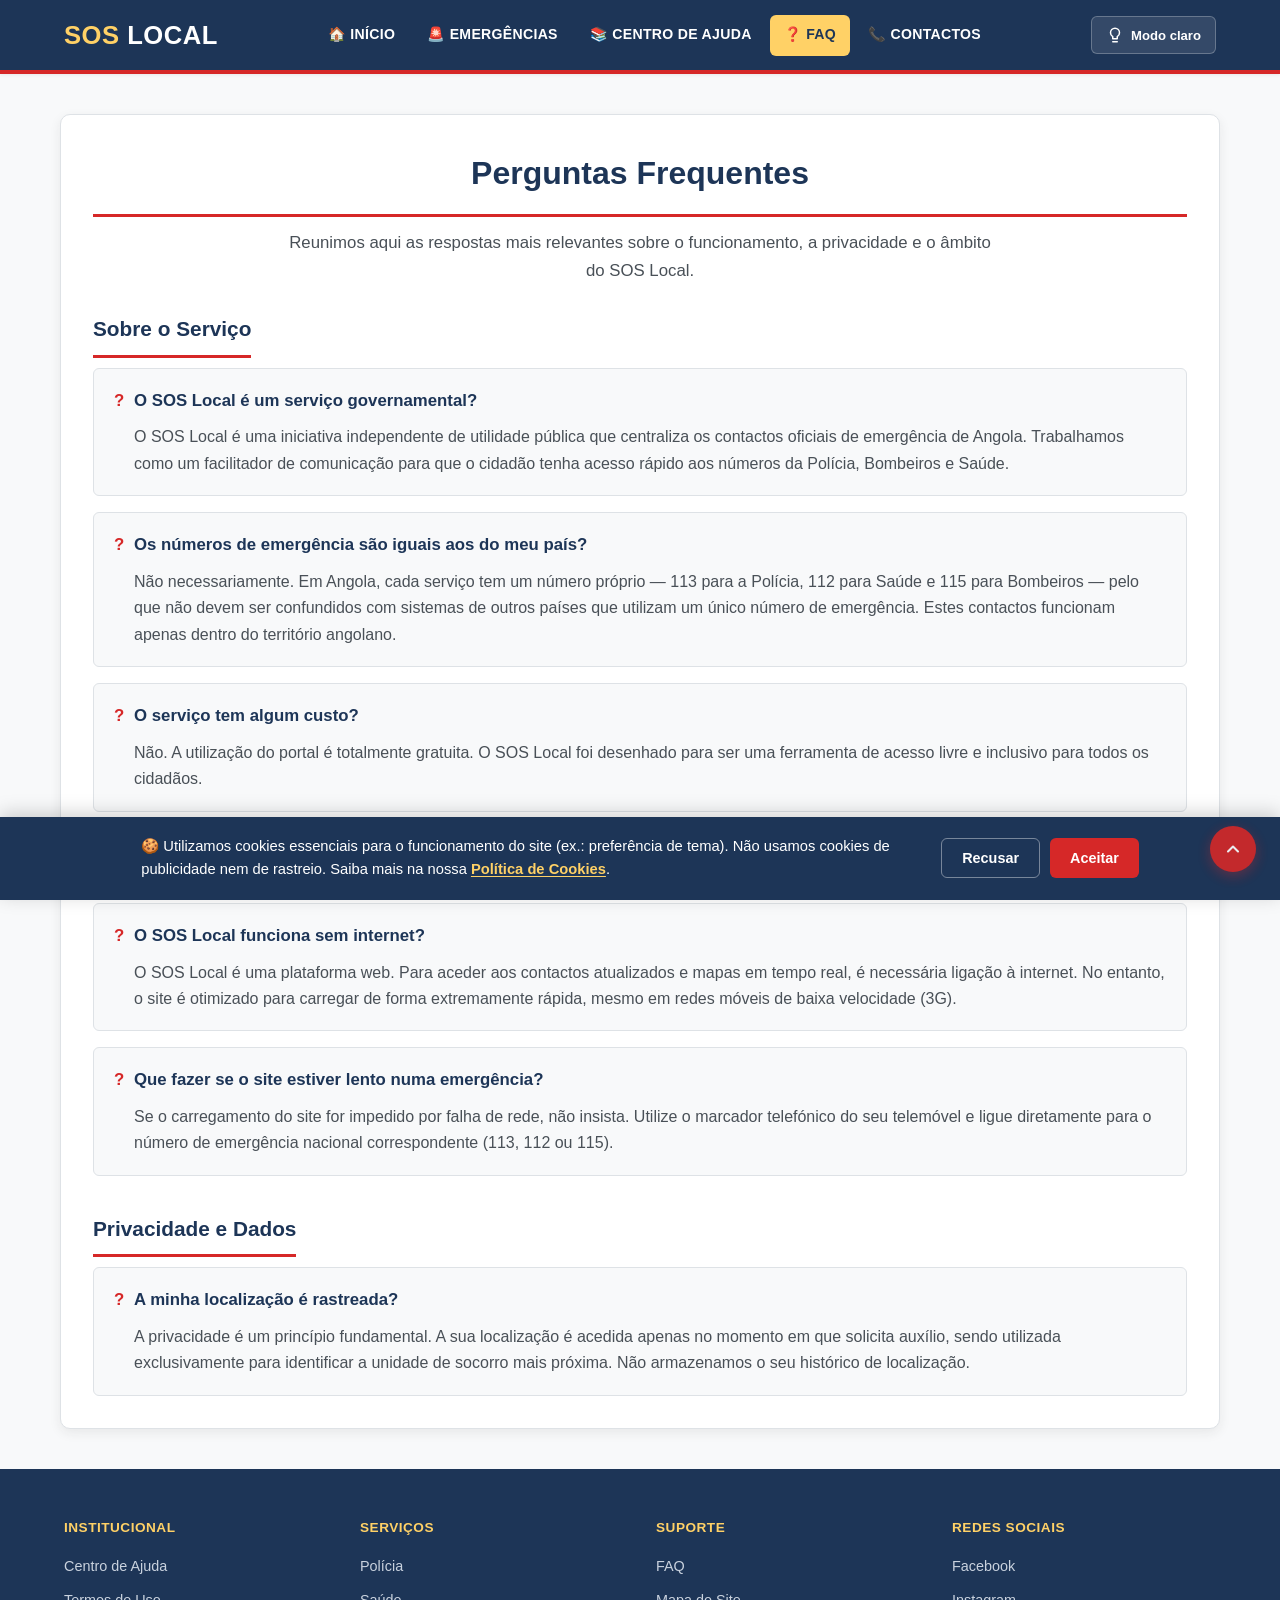
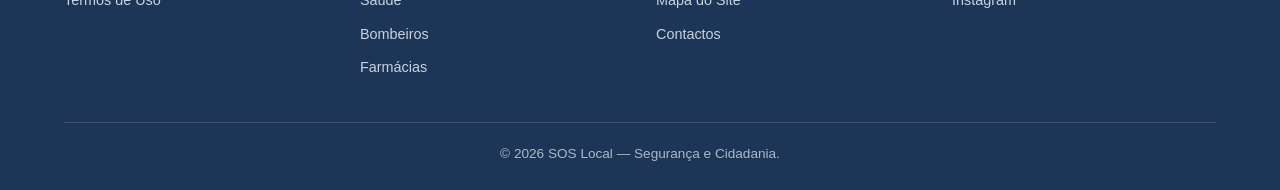
<file: html/faq.html>
<!DOCTYPE html>
<html lang="pt-pt">
<head>
    <meta charset="UTF-8">
    <meta name="viewport" content="width=device-width, initial-scale=1.0">
    <meta name="description" content="Perguntas frequentes sobre o SOS Local: como funciona, privacidade, números de emergência em Angola e cobertura do serviço.">
    <link rel="icon" href="../img/icons/favicon.svg" type="image/svg+xml">
    <link rel="alternate icon" href="../img/icons/favicon.ico">
    <link rel="apple-touch-icon" href="../img/icons/apple-touch-icon.png">
    <link rel="manifest" href="../manifest.json">
    <meta name="theme-color" content="#D62828">
    <meta property="og:type" content="website">
    <meta property="og:site_name" content="SOS Local">
    <meta property="og:locale" content="pt_PT">
    <meta property="og:title" content="SOS Local | Perguntas Frequentes (FAQ)">
    <meta property="og:description" content="Perguntas frequentes sobre o SOS Local: como funciona, privacidade, números de emergência em Angola e cobertura do serviço.">
    <meta property="og:image" content="https://soslocal.ao/img/og-image.png">
    <meta property="og:image:width" content="1200">
    <meta property="og:image:height" content="630">
    <meta property="og:url" content="https://soslocal.ao/html/faq.html">
    <meta name="twitter:card" content="summary_large_image">
    <meta name="twitter:title" content="SOS Local | Perguntas Frequentes (FAQ)">
    <meta name="twitter:description" content="Perguntas frequentes sobre o SOS Local: como funciona, privacidade, números de emergência em Angola e cobertura do serviço.">
    <meta name="twitter:image" content="https://soslocal.ao/img/og-image.png">
    <link rel="canonical" href="https://soslocal.ao/html/faq.html">
    <title>SOS Local | Perguntas Frequentes (FAQ)</title>
    <link rel="stylesheet" href="../css/estilo.css">
    <link rel="stylesheet" href="../css/faq.css">
    <link rel="stylesheet" href="../css/dark-mode.css">
    <link rel="stylesheet" href="../css/cookies.css">
    <script>/* SOS LOCAL: anti-flash tema */
    (function(){var t=localStorage.getItem('sos-tema')||(window.matchMedia&&window.matchMedia('(prefers-color-scheme: dark)').matches?'escuro':'claro');if(t==='escuro')document.documentElement.setAttribute('data-tema','escuro');}());
    </script>

      <!-- Google tag (gtag.js) -->
<script async src="https://www.googletagmanager.com/gtag/js?id=G-EXWNER4YY8"></script>
<script>
  window.dataLayer = window.dataLayer || [];
  function gtag(){dataLayer.push(arguments);}
  gtag('js', new Date());

  gtag('config', 'G-EXWNER4YY8');
</script>
    
</head>
<body>
    <header id="site-header">
        <div class="logo"><strong>SOS</strong> LOCAL</div>
        <button id="menu-toggle" aria-label="Abrir menu" aria-expanded="false">&#9776;</button>
        <nav id="top-navigation">
            <ul>
                <li><a href="../index.html">&#127968; Início</a></li>
                <li><a href="servicos.html">&#128680; Emergências</a></li>
                <li><a href="ajuda.html">&#128218; Centro de Ajuda</a></li>
                <li><a href="faq.html" class="nav-ativo">&#10067; FAQ</a></li>
                <li><a href="contato.html">&#128222; Contactos</a></li>
            </ul>
        </nav>
    </header>

    <main id="main-container">

        <section id="content-area">
            <h1>Perguntas Frequentes</h1>
            <p>Reunimos aqui as respostas mais relevantes sobre o funcionamento, a privacidade e o âmbito do SOS Local.</p>

            <section class="faq-category">
                <h2>Sobre o Serviço</h2>
                <article class="faq-item">
                    <h3>O SOS Local é um serviço governamental?</h3>
                    <p>O SOS Local é uma iniciativa independente de utilidade pública que centraliza os contactos oficiais de emergência de Angola. Trabalhamos como um facilitador de comunicação para que o cidadão tenha acesso rápido aos números da Polícia, Bombeiros e Saúde.</p>
                </article>
                <article class="faq-item">
                    <h3>Os números de emergência são iguais aos do meu país?</h3>
                    <p>Não necessariamente. Em Angola, cada serviço tem um número próprio — 113 para a Polícia, 112 para Saúde e 115 para Bombeiros — pelo que não devem ser confundidos com sistemas de outros países que utilizam um único número de emergência. Estes contactos funcionam apenas dentro do território angolano.</p>
                </article>
                <article class="faq-item">
                    <h3>O serviço tem algum custo?</h3>
                    <p>Não. A utilização do portal é totalmente gratuita. O SOS Local foi desenhado para ser uma ferramenta de acesso livre e inclusivo para todos os cidadãos.</p>
                </article>
            </section>

            <section class="faq-category">
                <h2>Emergência e Tecnologia</h2>
                <article class="faq-item">
                    <h3>O SOS Local funciona sem internet?</h3>
                    <p>O SOS Local é uma plataforma web. Para aceder aos contactos atualizados e mapas em tempo real, é necessária ligação à internet. No entanto, o site é otimizado para carregar de forma extremamente rápida, mesmo em redes móveis de baixa velocidade (3G).</p>
                </article>
                <article class="faq-item">
                    <h3>Que fazer se o site estiver lento numa emergência?</h3>
                    <p>Se o carregamento do site for impedido por falha de rede, não insista. Utilize o marcador telefónico do seu telemóvel e ligue diretamente para o número de emergência nacional correspondente (113, 112 ou 115).</p>
                </article>
            </section>

            <section class="faq-category">
                <h2>Privacidade e Dados</h2>
                <article class="faq-item">
                    <h3>A minha localização é rastreada?</h3>
                    <p>A privacidade é um princípio fundamental. A sua localização é acedida apenas no momento em que solicita auxílio, sendo utilizada exclusivamente para identificar a unidade de socorro mais próxima. Não armazenamos o seu histórico de localização.</p>
                </article>
            </section>
        </section>
    </main>

    <footer id="site-footer">
        <div class="footer-grid">
            <div class="footer-col"><h4>Institucional</h4><ul><li><a href="ajuda.html">Centro de Ajuda</a></li><li><a href="legal.html">Termos de Uso</a></li></ul></div>
            <div class="footer-col"><h4>Serviços</h4><ul><li><a href="policia.html">Polícia</a></li><li><a href="saude.html">Saúde</a></li><li><a href="bombeiros.html">Bombeiros</a></li><li><a href="farmacias.html">Farmácias</a></li></ul></div>
            <div class="footer-col"><h4>Suporte</h4><ul><li><a href="faq.html">FAQ</a></li><li><a href="mapa-site.html">Mapa do Site</a></li><li><a href="contato.html">Contactos</a></li></ul></div>
            <div class="footer-col"><h4>Redes Sociais</h4><a href="https://www.facebook.com" target="_blank" rel="noopener noreferrer">Facebook</a><a href="https://www.instagram.com" target="_blank" rel="noopener noreferrer">Instagram</a></div>
        </div>
        <div class="footer-bottom"><p>&copy; 2026 SOS Local — Segurança e Cidadania.</p></div>
    </footer>
    <script src="https://code.jquery.com/jquery-3.7.1.min.js"></script>
    <script src="../js/menu.js"></script>
    <script src="../js/voltar-topo.js"></script>
    <script src="../js/dark-mode.js"></script>
    <script src="../js/cookies.js"></script>
    <script>
    if ('serviceWorker' in navigator) {
        window.addEventListener('load', function () {
            navigator.serviceWorker.register('../sw.js').catch(function (erro) {
                console.warn('SOS Local: falha ao registar o service worker.', erro);
            });
        });
    }
    </script>
</body>
</html>
</file>
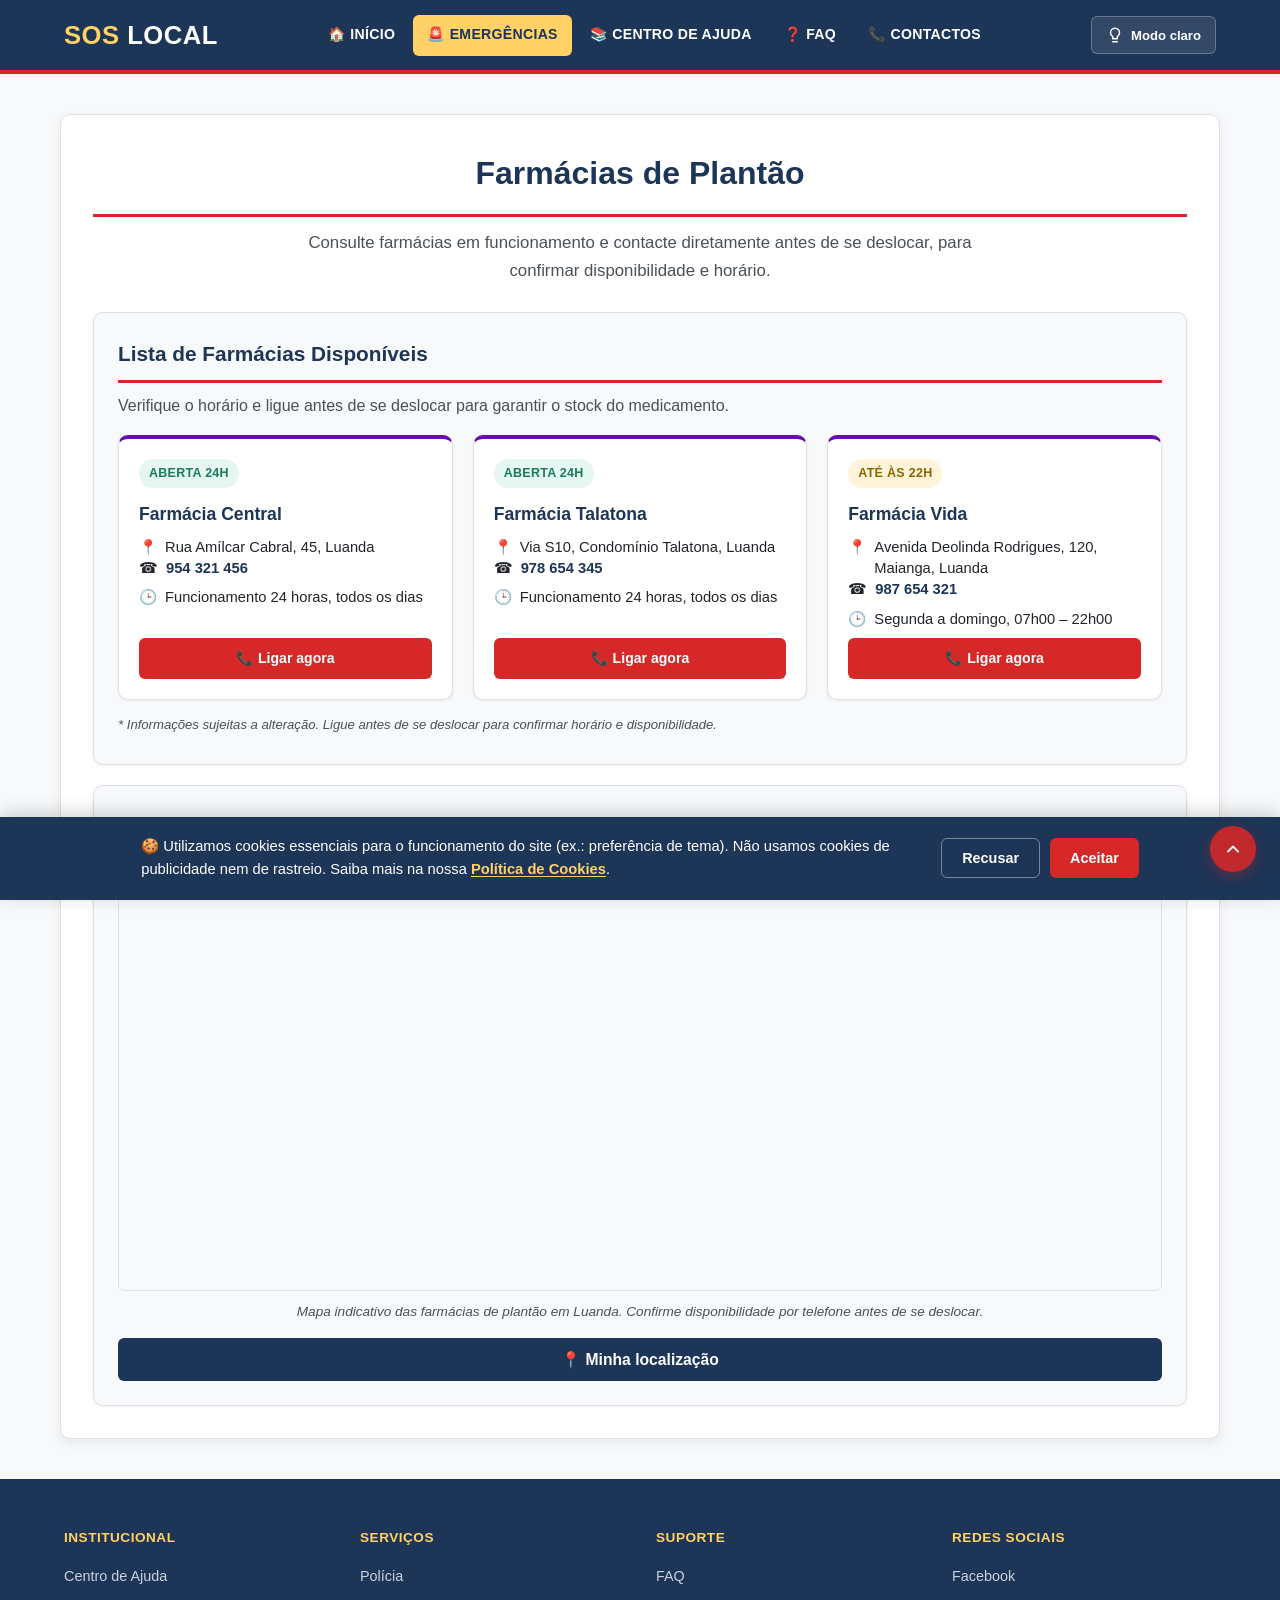
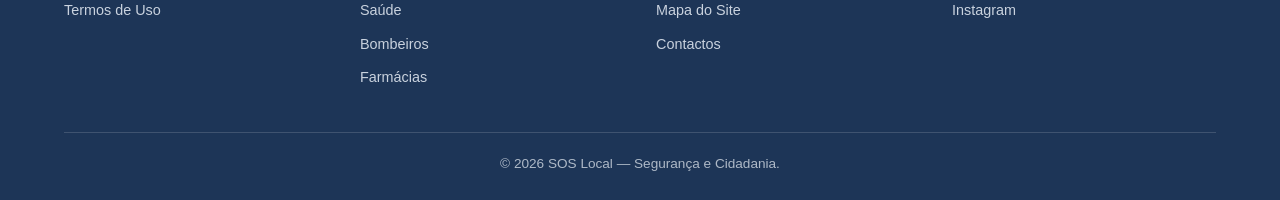
<file: html/farmacias.html>
<!DOCTYPE html>
<html lang="pt-pt">
<head>
    <meta charset="UTF-8">
    <meta name="viewport" content="width=device-width, initial-scale=1.0">
    <meta name="description" content="Farmácias de plantão em Luanda — horários, moradas e contactos telefónicos. Farmácia Central, Talatona e Vida com funcionamento 24 horas.">
    <link rel="icon" href="../img/icons/favicon.svg" type="image/svg+xml">
    <link rel="alternate icon" href="../img/icons/favicon.ico">
    <link rel="apple-touch-icon" href="../img/icons/apple-touch-icon.png">
    <link rel="manifest" href="../manifest.json">
    <meta name="theme-color" content="#D62828">
    <meta property="og:type" content="website">
    <meta property="og:site_name" content="SOS Local">
    <meta property="og:locale" content="pt_PT">
    <meta property="og:title" content="SOS Local | Farmácias de Plantão">
    <meta property="og:description" content="Farmácias de plantão em Luanda — horários, moradas e contactos telefónicos. Farmácia Central, Talatona e Vida com funcionamento 24 horas.">
    <meta property="og:image" content="https://soslocal.ao/img/og-image.png">
    <meta property="og:image:width" content="1200">
    <meta property="og:image:height" content="630">
    <meta property="og:url" content="https://soslocal.ao/html/farmacias.html">
    <meta name="twitter:card" content="summary_large_image">
    <meta name="twitter:title" content="SOS Local | Farmácias de Plantão">
    <meta name="twitter:description" content="Farmácias de plantão em Luanda — horários, moradas e contactos telefónicos. Farmácia Central, Talatona e Vida com funcionamento 24 horas.">
    <meta name="twitter:image" content="https://soslocal.ao/img/og-image.png">
    <link rel="canonical" href="https://soslocal.ao/html/farmacias.html">
    <title>SOS Local | Farmácias de Plantão</title>
    <link rel="stylesheet" href="../css/estilo.css">
    <link rel="stylesheet" href="../css/detalhes.css">
    <link rel="stylesheet" href="../css/dark-mode.css">
    <link rel="stylesheet" href="../css/cookies.css">
    <script>/* SOS LOCAL: anti-flash tema */
    (function(){var t=localStorage.getItem('sos-tema')||(window.matchMedia&&window.matchMedia('(prefers-color-scheme: dark)').matches?'escuro':'claro');if(t==='escuro')document.documentElement.setAttribute('data-tema','escuro');}());
    </script>

      <!-- Google tag (gtag.js) -->
<script async src="https://www.googletagmanager.com/gtag/js?id=G-EXWNER4YY8"></script>
<script>
  window.dataLayer = window.dataLayer || [];
  function gtag(){dataLayer.push(arguments);}
  gtag('js', new Date());

  gtag('config', 'G-EXWNER4YY8');
</script>
    
</head>
<body>
    <header id="site-header">
        <div class="logo"><strong>SOS</strong> LOCAL</div>
        <button id="menu-toggle" aria-label="Abrir menu" aria-expanded="false">&#9776;</button>
        <nav id="top-navigation">
            <ul>
                <li><a href="../index.html">&#127968; Início</a></li>
                <li><a href="servicos.html" class="nav-ativo">&#128680; Emergências</a></li>
                <li><a href="ajuda.html">&#128218; Centro de Ajuda</a></li>
                <li><a href="faq.html">&#10067; FAQ</a></li>
                <li><a href="contato.html">&#128222; Contactos</a></li>
            </ul>
        </nav>
    </header>

    <main id="main-container">
        <section id="content-area">
            <h1>Farmácias de Plantão</h1>
            <p>Consulte farmácias em funcionamento e contacte diretamente antes de se deslocar, para confirmar disponibilidade e horário.</p>

            <article class="service-detail-card">
                <h2>Lista de Farmácias Disponíveis</h2>
                <p>Verifique o horário e ligue antes de se deslocar para garantir o stock do medicamento.</p>

                <p class="localizacao-lista-status" id="status-lista-farmacias" hidden></p>
                <ul class="pharmacy-grid" id="lista-farmacias">
                    <li class="pharmacy-card">
                        <p class="pharmacy-status pharmacy-status--24h">Aberta 24h</p>
                        <h3>Farmácia Central</h3>
                        <address>
                            <p class="pharmacy-info"><span class="pharmacy-info-icon" aria-hidden="true">📍</span> Rua Amílcar Cabral, 45, Luanda</p>
                            <p class="pharmacy-info"><span class="pharmacy-info-icon" aria-hidden="true">☎</span> <a href="tel:+244954321456">954 321 456</a></p>
                        </address>
                        <p class="pharmacy-info"><span class="pharmacy-info-icon" aria-hidden="true">🕒</span> Funcionamento 24 horas, todos os dias</p>
                        <a href="tel:+244954321456" class="btn-small pharmacy-call">📞 Ligar agora</a>
                    </li>
                    <li class="pharmacy-card">
                        <p class="pharmacy-status pharmacy-status--24h">Aberta 24h</p>
                        <h3>Farmácia Talatona</h3>
                        <address>
                            <p class="pharmacy-info"><span class="pharmacy-info-icon" aria-hidden="true">📍</span> Via S10, Condomínio Talatona, Luanda</p>
                            <p class="pharmacy-info"><span class="pharmacy-info-icon" aria-hidden="true">☎</span> <a href="tel:+244978654345">978 654 345</a></p>
                        </address>
                        <p class="pharmacy-info"><span class="pharmacy-info-icon" aria-hidden="true">🕒</span> Funcionamento 24 horas, todos os dias</p>
                        <a href="tel:+244978654345" class="btn-small pharmacy-call">📞 Ligar agora</a>
                    </li>
                    <li class="pharmacy-card">
                        <p class="pharmacy-status pharmacy-status--limitado">Até às 22h</p>
                        <h3>Farmácia Vida</h3>
                        <address>
                            <p class="pharmacy-info"><span class="pharmacy-info-icon" aria-hidden="true">📍</span> Avenida Deolinda Rodrigues, 120, Maianga, Luanda</p>
                            <p class="pharmacy-info"><span class="pharmacy-info-icon" aria-hidden="true">☎</span> <a href="tel:+244987654321">987 654 321</a></p>
                        </address>
                        <p class="pharmacy-info"><span class="pharmacy-info-icon" aria-hidden="true">🕒</span> Segunda a domingo, 07h00 – 22h00</p>
                        <a href="tel:+244987654321" class="btn-small pharmacy-call">📞 Ligar agora</a>
                    </li>
                </ul>
                <p class="pharmacy-disclaimer">* Informações sujeitas a alteração. Ligue antes de se deslocar para confirmar horário e disponibilidade.</p>
            </article>

            <article class="service-detail-card">
                <h2>Mapa de Farmácias</h2>
                <div class="map-placeholder mapa-ativo" id="mapa-farmacias">
                    <iframe
                        src="https://www.google.com/maps?q=farm%C3%A1cias+em+Luanda%2C+Angola&output=embed"
                        title="Mapa das farmácias de plantão em Luanda"
                        loading="lazy"
                        referrerpolicy="no-referrer-when-downgrade"
                        allowfullscreen>
                    </iframe>
                </div>
                <p class="map-caption">Mapa indicativo das farmácias de plantão em Luanda. Confirme disponibilidade por telefone antes de se deslocar.</p>
                <button type="button" class="btn-localizacao" data-tipo="farmacia" data-mapa="mapa-farmacias" data-resultados="resultados-farmacias" data-lista="lista-farmacias" data-status-lista="status-lista-farmacias">📍 Minha localização</button>
                <div class="localizacao-resultados" id="resultados-farmacias" hidden></div>
            </article>
        </section>
    </main>

    <footer id="site-footer">
        <div class="footer-grid">
            <div class="footer-col"><h4>Institucional</h4><ul><li><a href="ajuda.html">Centro de Ajuda</a></li><li><a href="legal.html">Termos de Uso</a></li></ul></div>
            <div class="footer-col"><h4>Serviços</h4><ul><li><a href="policia.html">Polícia</a></li><li><a href="saude.html">Saúde</a></li><li><a href="bombeiros.html">Bombeiros</a></li><li><a href="farmacias.html">Farmácias</a></li></ul></div>
            <div class="footer-col"><h4>Suporte</h4><ul><li><a href="faq.html">FAQ</a></li><li><a href="mapa-site.html">Mapa do Site</a></li><li><a href="contato.html">Contactos</a></li></ul></div>
            <div class="footer-col"><h4>Redes Sociais</h4><a href="https://www.facebook.com" target="_blank" rel="noopener noreferrer">Facebook</a><a href="https://www.instagram.com" target="_blank" rel="noopener noreferrer">Instagram</a></div>
        </div>
        <div class="footer-bottom"><p>&copy; 2026 SOS Local — Segurança e Cidadania.</p></div>
    </footer>
    <script src="https://code.jquery.com/jquery-3.7.1.min.js"></script>
    <script src="../js/menu.js"></script>
    <script src="../js/voltar-topo.js"></script>
    <script src="../js/dark-mode.js"></script>
    <script src="../js/cookies.js"></script>
    <script src="../js/localizacao.js"></script>
    <script>
    if ('serviceWorker' in navigator) {
        window.addEventListener('load', function () {
            navigator.serviceWorker.register('../sw.js').catch(function (erro) {
                console.warn('SOS Local: falha ao registar o service worker.', erro);
            });
        });
    }
    </script>
</body>
</html>
</file>
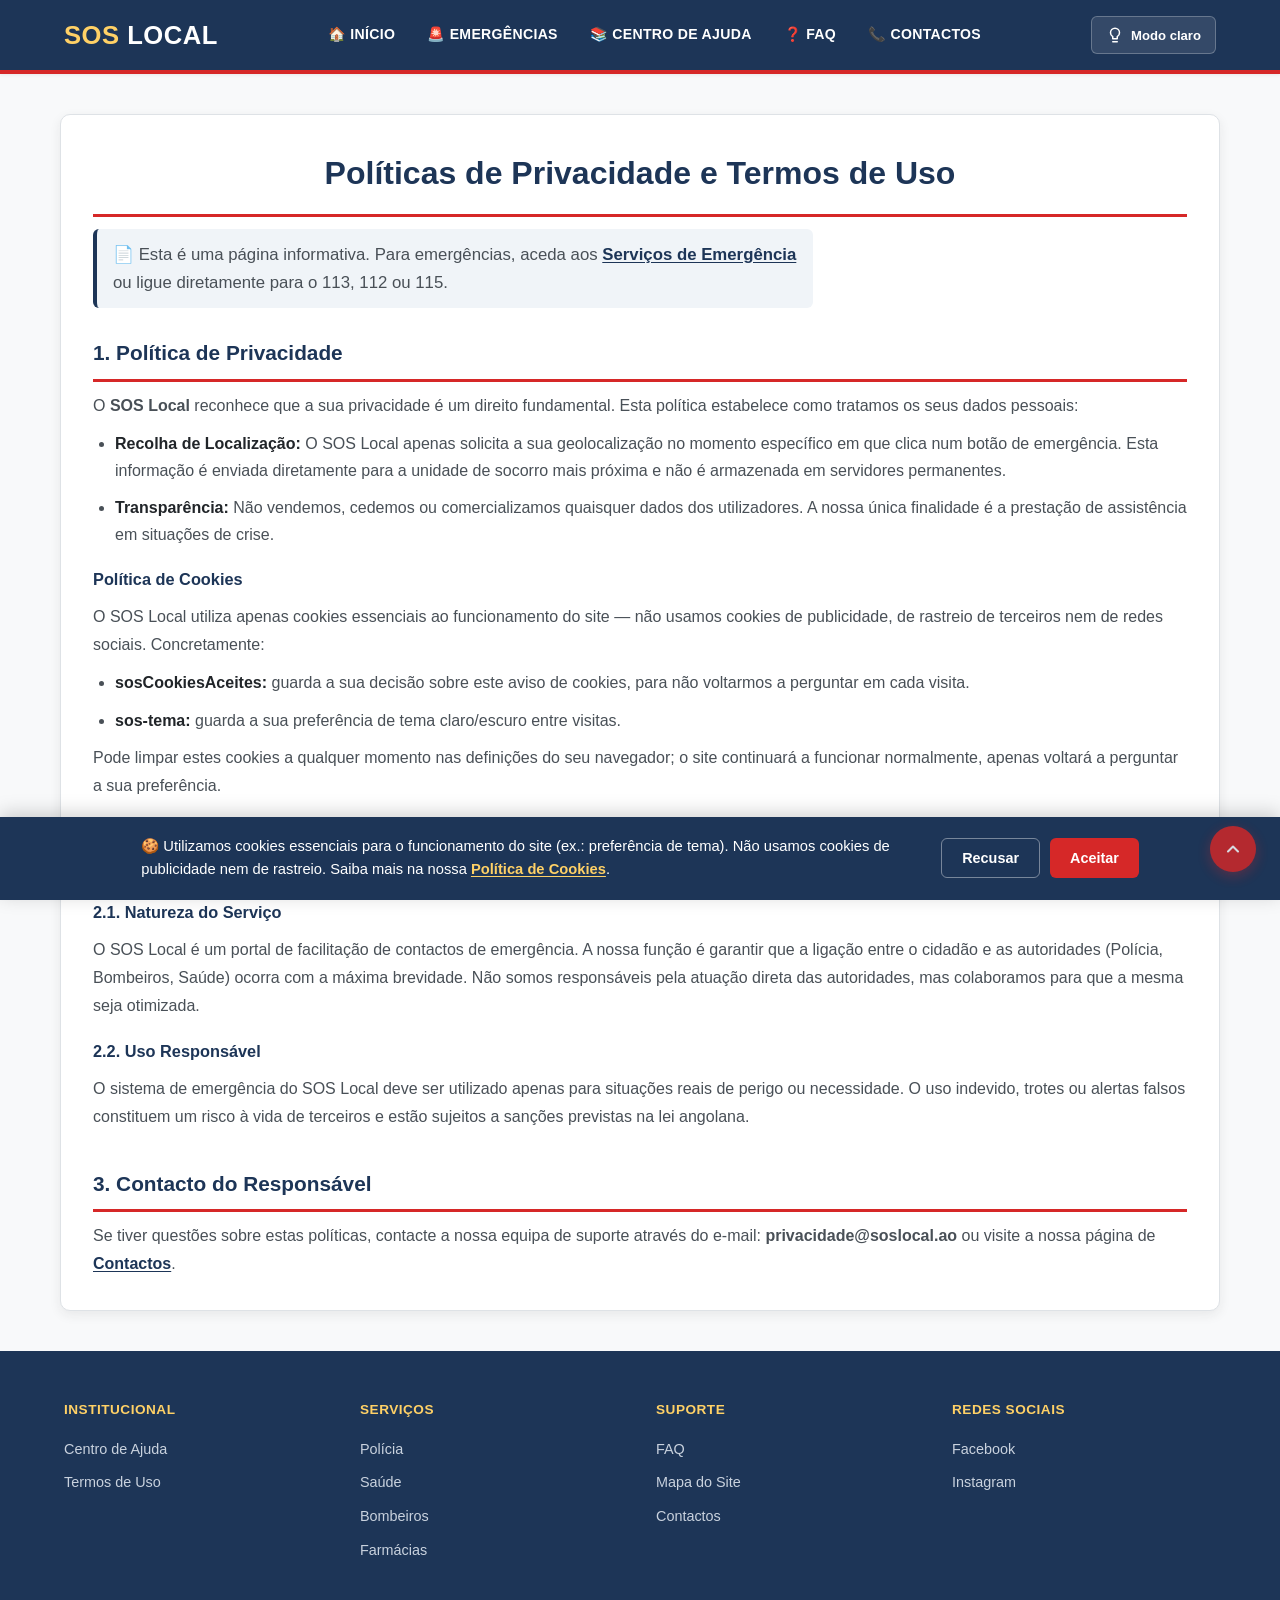
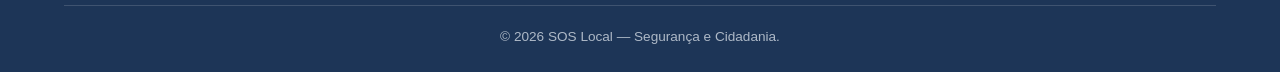
<file: html/legal.html>
<!DOCTYPE html>
<html lang="pt-pt">
<head>
    <meta charset="UTF-8">
    <meta name="viewport" content="width=device-width, initial-scale=1.0">
    <meta name="description" content="Política de privacidade e termos de uso do SOS Local. Saiba como tratamos os seus dados e as condições de utilização da plataforma.">
    <link rel="icon" href="../img/icons/favicon.svg" type="image/svg+xml">
    <link rel="alternate icon" href="../img/icons/favicon.ico">
    <link rel="apple-touch-icon" href="../img/icons/apple-touch-icon.png">
    <link rel="manifest" href="../manifest.json">
    <meta name="theme-color" content="#D62828">
    <meta property="og:type" content="website">
    <meta property="og:site_name" content="SOS Local">
    <meta property="og:locale" content="pt_PT">
    <meta property="og:title" content="SOS Local | Políticas de Privacidade e Termos de Uso">
    <meta property="og:description" content="Política de privacidade e termos de uso do SOS Local. Saiba como tratamos os seus dados e as condições de utilização da plataforma.">
    <meta property="og:image" content="https://soslocal.ao/img/og-image.png">
    <meta property="og:image:width" content="1200">
    <meta property="og:image:height" content="630">
    <meta property="og:url" content="https://soslocal.ao/html/legal.html">
    <meta name="twitter:card" content="summary_large_image">
    <meta name="twitter:title" content="SOS Local | Políticas de Privacidade e Termos de Uso">
    <meta name="twitter:description" content="Política de privacidade e termos de uso do SOS Local. Saiba como tratamos os seus dados e as condições de utilização da plataforma.">
    <meta name="twitter:image" content="https://soslocal.ao/img/og-image.png">
    <link rel="canonical" href="https://soslocal.ao/html/legal.html">
    <title>SOS Local | Políticas de Privacidade e Termos de Uso</title>
    <link rel="stylesheet" href="../css/estilo.css">
    <link rel="stylesheet" href="../css/legal.css">
    <link rel="stylesheet" href="../css/dark-mode.css">
    <link rel="stylesheet" href="../css/cookies.css">
    <script>/* SOS LOCAL: anti-flash tema */
    (function(){var t=localStorage.getItem('sos-tema')||(window.matchMedia&&window.matchMedia('(prefers-color-scheme: dark)').matches?'escuro':'claro');if(t==='escuro')document.documentElement.setAttribute('data-tema','escuro');}());
    </script>

          <!-- Google tag (gtag.js) -->
<script async src="https://www.googletagmanager.com/gtag/js?id=G-EXWNER4YY8"></script>
<script>
  window.dataLayer = window.dataLayer || [];
  function gtag(){dataLayer.push(arguments);}
  gtag('js', new Date());

  gtag('config', 'G-EXWNER4YY8');
</script>
    
</head>
<body>
    <header id="site-header">
        <div class="logo"><strong>SOS</strong> LOCAL</div>
        <button id="menu-toggle" aria-label="Abrir menu" aria-expanded="false">&#9776;</button>
        <nav id="top-navigation">
            <ul>
                <li><a href="../index.html">&#127968; Início</a></li>
                <li><a href="servicos.html">&#128680; Emergências</a></li>
                <li><a href="ajuda.html">&#128218; Centro de Ajuda</a></li>
                <li><a href="faq.html">&#10067; FAQ</a></li>
                <li><a href="contato.html">&#128222; Contactos</a></li>
            </ul>
        </nav>
    </header>

    <main id="main-container">
        <section id="content-area">
            <h1>Políticas de Privacidade e Termos de Uso</h1>

            <!-- Indicador de página informativa — não urgente -->
            <p class="legal-notice">📄 Esta é uma página informativa. Para emergências, aceda aos <a href="servicos.html">Serviços de Emergência</a> ou ligue diretamente para o 113, 112 ou 115.</p>

            <article class="legal-block">
                <h2>1. Política de Privacidade</h2>
                <p>O <strong>SOS Local</strong> reconhece que a sua privacidade é um direito fundamental. Esta política estabelece como tratamos os seus dados pessoais:</p>
                <ul>
                    <li><strong>Recolha de Localização:</strong> O SOS Local apenas solicita a sua geolocalização no momento específico em que clica num botão de emergência. Esta informação é enviada diretamente para a unidade de socorro mais próxima e não é armazenada em servidores permanentes.</li>
                    <li><strong>Transparência:</strong> Não vendemos, cedemos ou comercializamos quaisquer dados dos utilizadores. A nossa única finalidade é a prestação de assistência em situações de crise.</li>
                </ul>

                <h3 id="cookies">Política de Cookies</h3>
                <p>O SOS Local utiliza apenas cookies essenciais ao funcionamento do site — não usamos cookies de publicidade, de rastreio de terceiros nem de redes sociais. Concretamente:</p>
                <ul>
                    <li><strong>sosCookiesAceites:</strong> guarda a sua decisão sobre este aviso de cookies, para não voltarmos a perguntar em cada visita.</li>
                    <li><strong>sos-tema:</strong> guarda a sua preferência de tema claro/escuro entre visitas.</li>
                </ul>
                <p>Pode limpar estes cookies a qualquer momento nas definições do seu navegador; o site continuará a funcionar normalmente, apenas voltará a perguntar a sua preferência.</p>
            </article>

            <article class="legal-block">
                <h2>2. Termos e Condições de Uso</h2>
                <h3>2.1. Natureza do Serviço</h3>
                <p>O SOS Local é um portal de facilitação de contactos de emergência. A nossa função é garantir que a ligação entre o cidadão e as autoridades (Polícia, Bombeiros, Saúde) ocorra com a máxima brevidade. Não somos responsáveis pela atuação direta das autoridades, mas colaboramos para que a mesma seja otimizada.</p>

                <h3>2.2. Uso Responsável</h3>
                <p>O sistema de emergência do SOS Local deve ser utilizado apenas para situações reais de perigo ou necessidade. O uso indevido, trotes ou alertas falsos constituem um risco à vida de terceiros e estão sujeitos a sanções previstas na lei angolana.</p>
            </article>

            <article class="legal-block">
                <h2>3. Contacto do Responsável</h2>
                <p>Se tiver questões sobre estas políticas, contacte a nossa equipa de suporte através do e-mail: <strong>privacidade@soslocal.ao</strong> ou visite a nossa página de <a href="contato.html">Contactos</a>.</p>
            </article>
        </section>
    </main>

    <footer id="site-footer">
        <div class="footer-grid">
            <div class="footer-col"><h4>Institucional</h4><ul><li><a href="ajuda.html">Centro de Ajuda</a></li><li><a href="legal.html">Termos de Uso</a></li></ul></div>
            <div class="footer-col"><h4>Serviços</h4><ul><li><a href="policia.html">Polícia</a></li><li><a href="saude.html">Saúde</a></li><li><a href="bombeiros.html">Bombeiros</a></li><li><a href="farmacias.html">Farmácias</a></li></ul></div>
            <div class="footer-col"><h4>Suporte</h4><ul><li><a href="faq.html">FAQ</a></li><li><a href="mapa-site.html">Mapa do Site</a></li><li><a href="contato.html">Contactos</a></li></ul></div>
            <div class="footer-col"><h4>Redes Sociais</h4><a href="https://www.facebook.com" target="_blank" rel="noopener noreferrer">Facebook</a><a href="https://www.instagram.com" target="_blank" rel="noopener noreferrer">Instagram</a></div>
        </div>
        <div class="footer-bottom"><p>&copy; 2026 SOS Local — Segurança e Cidadania.</p></div>
    </footer>
    <script src="https://code.jquery.com/jquery-3.7.1.min.js"></script>
    <script src="../js/menu.js"></script>
    <script src="../js/voltar-topo.js"></script>
    <script src="../js/dark-mode.js"></script>
    <script src="../js/cookies.js"></script>
    <script>
    if ('serviceWorker' in navigator) {
        window.addEventListener('load', function () {
            navigator.serviceWorker.register('../sw.js').catch(function (erro) {
                console.warn('SOS Local: falha ao registar o service worker.', erro);
            });
        });
    }
    </script>
</body>
</html>
</file>
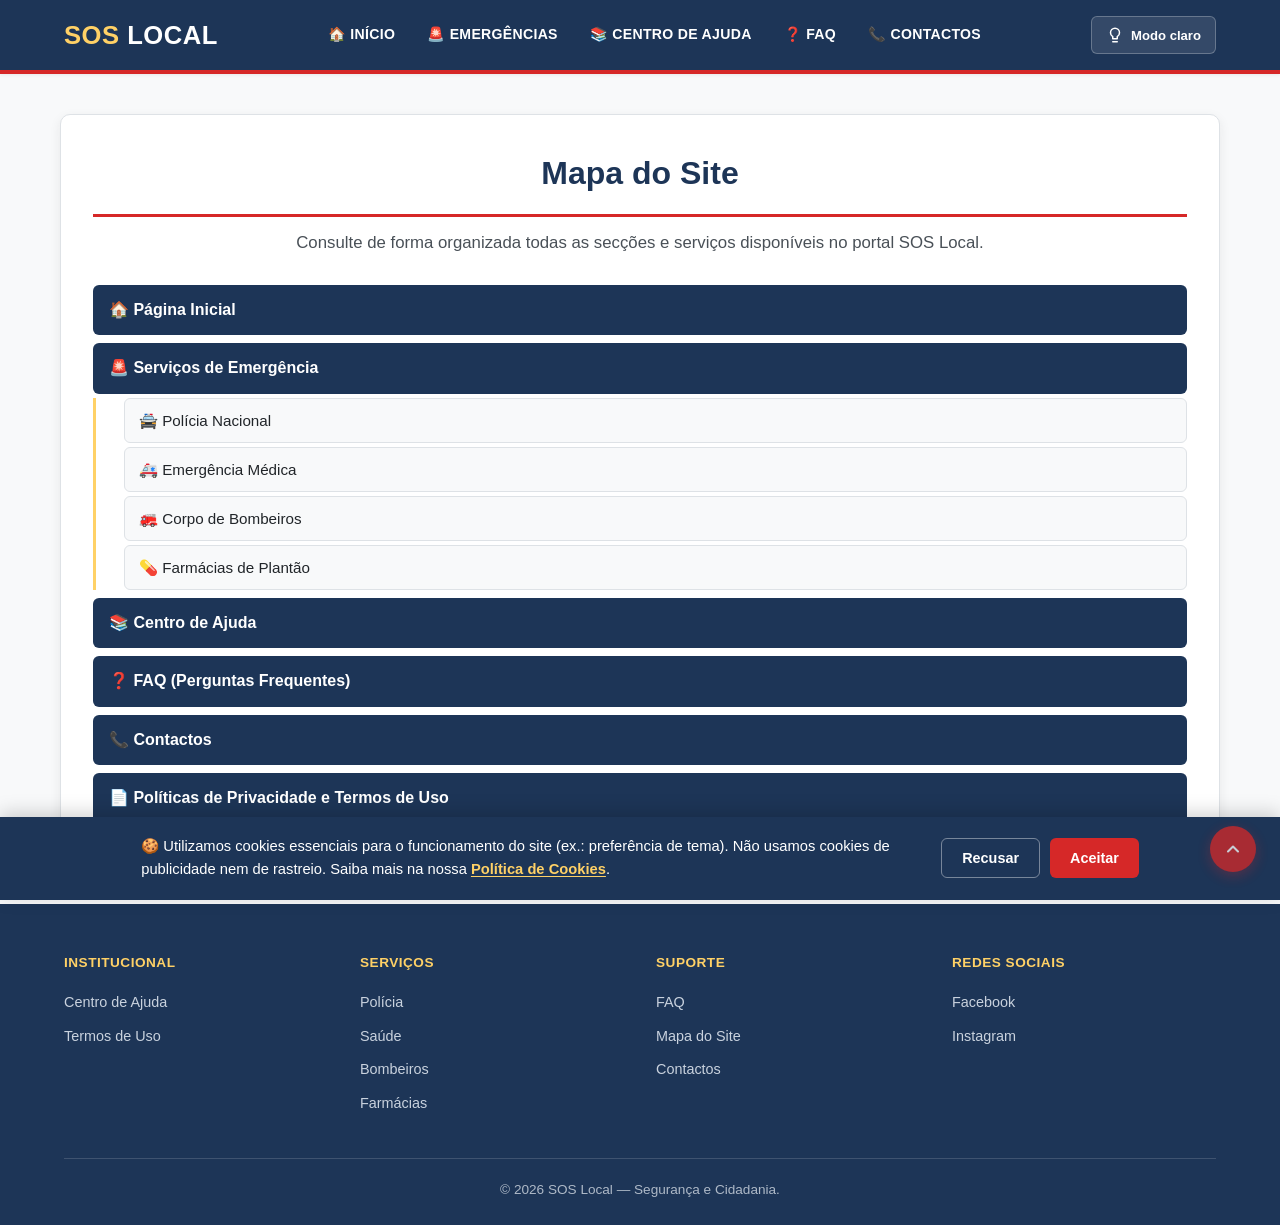
<file: html/mapa-site.html>
<!DOCTYPE html>
<html lang="pt-pt">
<head>
    <meta charset="UTF-8">
    <meta name="viewport" content="width=device-width, initial-scale=1.0">
    <meta name="description" content="Mapa do site SOS Local: estrutura completa de todas as páginas, serviços de emergência, centro de ajuda, FAQ e contactos.">
    <link rel="icon" href="../img/icons/favicon.svg" type="image/svg+xml">
    <link rel="alternate icon" href="../img/icons/favicon.ico">
    <link rel="apple-touch-icon" href="../img/icons/apple-touch-icon.png">
    <link rel="manifest" href="../manifest.json">
    <meta name="theme-color" content="#D62828">
    <meta property="og:type" content="website">
    <meta property="og:site_name" content="SOS Local">
    <meta property="og:locale" content="pt_PT">
    <meta property="og:title" content="SOS Local | Mapa do Site">
    <meta property="og:description" content="Mapa do site SOS Local: estrutura completa de todas as páginas, serviços de emergência, centro de ajuda, FAQ e contactos.">
    <meta property="og:image" content="https://soslocal.ao/img/og-image.png">
    <meta property="og:image:width" content="1200">
    <meta property="og:image:height" content="630">
    <meta property="og:url" content="https://soslocal.ao/html/mapa-site.html">
    <meta name="twitter:card" content="summary_large_image">
    <meta name="twitter:title" content="SOS Local | Mapa do Site">
    <meta name="twitter:description" content="Mapa do site SOS Local: estrutura completa de todas as páginas, serviços de emergência, centro de ajuda, FAQ e contactos.">
    <meta name="twitter:image" content="https://soslocal.ao/img/og-image.png">
    <link rel="canonical" href="https://soslocal.ao/html/mapa-site.html">
    <title>SOS Local | Mapa do Site</title>
    <link rel="stylesheet" href="../css/estilo.css">
    <link rel="stylesheet" href="../css/mapa.css">
    <link rel="stylesheet" href="../css/dark-mode.css">
    <link rel="stylesheet" href="../css/cookies.css">
    <script>/* SOS LOCAL: anti-flash tema */
    (function(){var t=localStorage.getItem('sos-tema')||(window.matchMedia&&window.matchMedia('(prefers-color-scheme: dark)').matches?'escuro':'claro');if(t==='escuro')document.documentElement.setAttribute('data-tema','escuro');}());
    </script>

      <!-- Google tag (gtag.js) -->
<script async src="https://www.googletagmanager.com/gtag/js?id=G-EXWNER4YY8"></script>
<script>
  window.dataLayer = window.dataLayer || [];
  function gtag(){dataLayer.push(arguments);}
  gtag('js', new Date());

  gtag('config', 'G-EXWNER4YY8');
</script>
    
</head>
<body>
    <header id="site-header">
        <div class="logo"><strong>SOS</strong> LOCAL</div>
        <button id="menu-toggle" aria-label="Abrir menu" aria-expanded="false">&#9776;</button>
        <nav id="top-navigation">
            <ul>
                <li><a href="../index.html">&#127968; Início</a></li>
                <li><a href="servicos.html">&#128680; Emergências</a></li>
                <li><a href="ajuda.html">&#128218; Centro de Ajuda</a></li>
                <li><a href="faq.html">&#10067; FAQ</a></li>
                <li><a href="contato.html">&#128222; Contactos</a></li>
            </ul>
        </nav>
    </header>

    <main id="main-container">
        <section id="content-area">
            <h1>Mapa do Site</h1>
            <p>Consulte de forma organizada todas as secções e serviços disponíveis no portal SOS Local.</p>

            <nav class="sitemap-tree">
                <ul>
                    <li>
                        <a href="../index.html">🏠 Página Inicial</a>
                    </li>
                    <li>
                        <a href="servicos.html">🚨 Serviços de Emergência</a>
                        <ul>
                            <li><a href="policia.html">🚔 Polícia Nacional</a></li>
                            <li><a href="saude.html">🚑 Emergência Médica</a></li>
                            <li><a href="bombeiros.html">🚒 Corpo de Bombeiros</a></li>
                            <li><a href="farmacias.html">💊 Farmácias de Plantão</a></li>
                        </ul>
                    </li>
                    <li><a href="ajuda.html">📚 Centro de Ajuda</a></li>
                    <li><a href="faq.html">❓ FAQ (Perguntas Frequentes)</a></li>
                    <li><a href="contato.html">📞 Contactos</a></li>
                    <li><a href="legal.html">📄 Políticas de Privacidade e Termos de Uso</a></li>
                </ul>
            </nav>
        </section>
    </main>

    <footer id="site-footer">
        <div class="footer-grid">
            <div class="footer-col"><h4>Institucional</h4><ul><li><a href="ajuda.html">Centro de Ajuda</a></li><li><a href="legal.html">Termos de Uso</a></li></ul></div>
            <div class="footer-col"><h4>Serviços</h4><ul><li><a href="policia.html">Polícia</a></li><li><a href="saude.html">Saúde</a></li><li><a href="bombeiros.html">Bombeiros</a></li><li><a href="farmacias.html">Farmácias</a></li></ul></div>
            <div class="footer-col"><h4>Suporte</h4><ul><li><a href="faq.html">FAQ</a></li><li><a href="mapa-site.html">Mapa do Site</a></li><li><a href="contato.html">Contactos</a></li></ul></div>
            <div class="footer-col"><h4>Redes Sociais</h4><a href="https://www.facebook.com" target="_blank" rel="noopener noreferrer">Facebook</a><a href="https://www.instagram.com" target="_blank" rel="noopener noreferrer">Instagram</a></div>
        </div>
        <div class="footer-bottom"><p>&copy; 2026 SOS Local — Segurança e Cidadania.</p></div>
    </footer>
    <script src="https://code.jquery.com/jquery-3.7.1.min.js"></script>
    <script src="../js/menu.js"></script>
    <script src="../js/voltar-topo.js"></script>
    <script src="../js/dark-mode.js"></script>
    <script src="../js/cookies.js"></script>
    <script>
    if ('serviceWorker' in navigator) {
        window.addEventListener('load', function () {
            navigator.serviceWorker.register('../sw.js').catch(function (erro) {
                console.warn('SOS Local: falha ao registar o service worker.', erro);
            });
        });
    }
    </script>
</body>
</html>
</file>
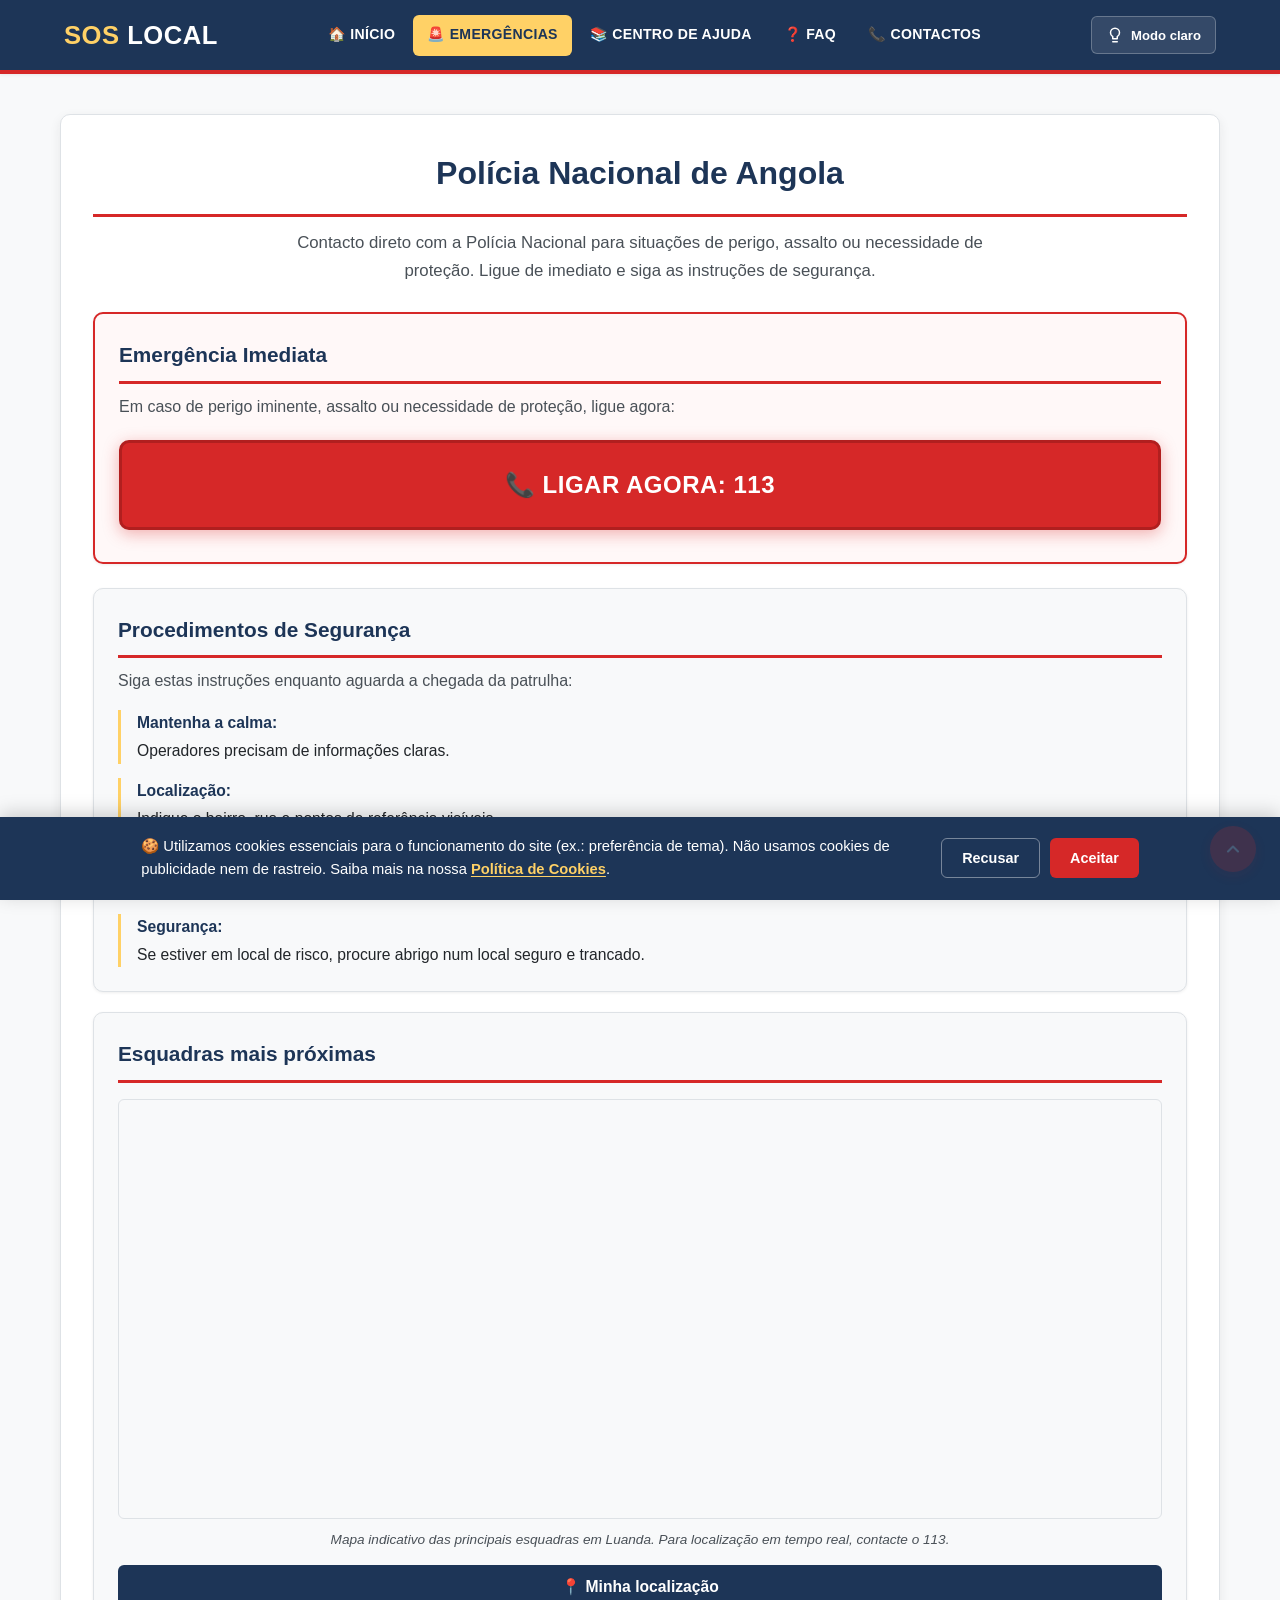
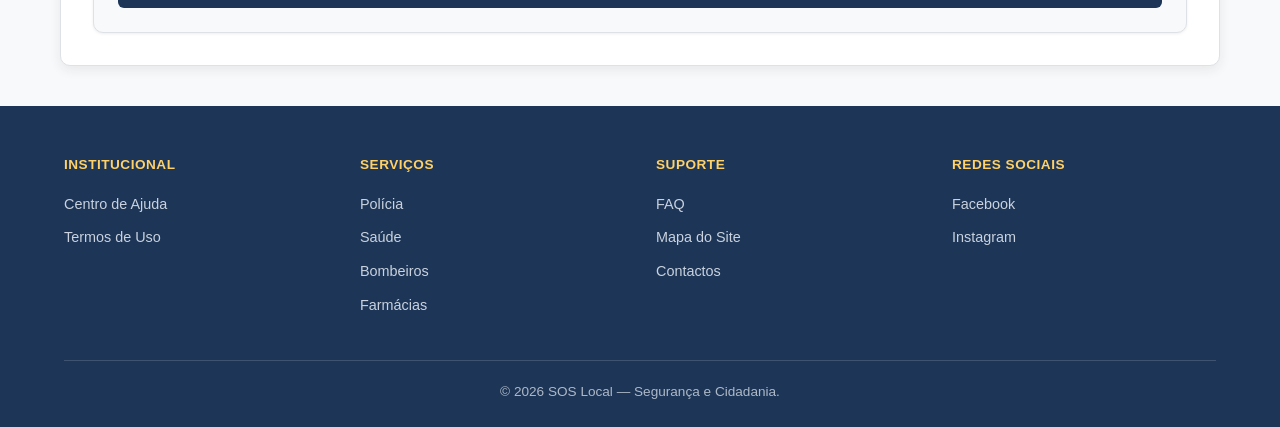
<file: html/policia.html>
<!DOCTYPE html>
<html lang="pt-pt">
<head>
    <meta charset="UTF-8">
    <meta name="viewport" content="width=device-width, initial-scale=1.0">
    <meta name="description" content="Polícia Nacional de Angola — ligue 113 em caso de crime, assalto ou ameaça. Procedimentos de segurança e esquadras mais próximas em Luanda.">
    <link rel="icon" href="../img/icons/favicon.svg" type="image/svg+xml">
    <link rel="alternate icon" href="../img/icons/favicon.ico">
    <link rel="apple-touch-icon" href="../img/icons/apple-touch-icon.png">
    <link rel="manifest" href="../manifest.json">
    <meta name="theme-color" content="#D62828">
    <meta property="og:type" content="website">
    <meta property="og:site_name" content="SOS Local">
    <meta property="og:locale" content="pt_PT">
    <meta property="og:title" content="SOS Local | Polícia Nacional de Angola">
    <meta property="og:description" content="Polícia Nacional de Angola — ligue 113 em caso de crime, assalto ou ameaça. Procedimentos de segurança e esquadras mais próximas em Luanda.">
    <meta property="og:image" content="https://soslocal.ao/img/og-image.png">
    <meta property="og:image:width" content="1200">
    <meta property="og:image:height" content="630">
    <meta property="og:url" content="https://soslocal.ao/html/policia.html">
    <meta name="twitter:card" content="summary_large_image">
    <meta name="twitter:title" content="SOS Local | Polícia Nacional de Angola">
    <meta name="twitter:description" content="Polícia Nacional de Angola — ligue 113 em caso de crime, assalto ou ameaça. Procedimentos de segurança e esquadras mais próximas em Luanda.">
    <meta name="twitter:image" content="https://soslocal.ao/img/og-image.png">
    <link rel="canonical" href="https://soslocal.ao/html/policia.html">
    <title>SOS Local | Polícia Nacional de Angola</title>
    <link rel="stylesheet" href="../css/estilo.css">
    <link rel="stylesheet" href="../css/detalhes.css">
    <link rel="stylesheet" href="../css/dark-mode.css">
    <link rel="stylesheet" href="../css/cookies.css">
    <script>/* SOS LOCAL: anti-flash tema */
    (function(){var t=localStorage.getItem('sos-tema')||(window.matchMedia&&window.matchMedia('(prefers-color-scheme: dark)').matches?'escuro':'claro');if(t==='escuro')document.documentElement.setAttribute('data-tema','escuro');}());
    </script>

      <!-- Google tag (gtag.js) -->
<script async src="https://www.googletagmanager.com/gtag/js?id=G-EXWNER4YY8"></script>
<script>
  window.dataLayer = window.dataLayer || [];
  function gtag(){dataLayer.push(arguments);}
  gtag('js', new Date());

  gtag('config', 'G-EXWNER4YY8');
</script>
    
</head>
<body>
    <header id="site-header">
        <div class="logo"><strong>SOS</strong> LOCAL</div>
        <button id="menu-toggle" aria-label="Abrir menu" aria-expanded="false">&#9776;</button>
        <nav id="top-navigation">
            <ul>
                <li><a href="../index.html">&#127968; Início</a></li>
                <li><a href="servicos.html" class="nav-ativo">&#128680; Emergências</a></li>
                <li><a href="ajuda.html">&#128218; Centro de Ajuda</a></li>
                <li><a href="faq.html">&#10067; FAQ</a></li>
                <li><a href="contato.html">&#128222; Contactos</a></li>
            </ul>
        </nav>
    </header>

    <main id="main-container">
        <section id="content-area">
            <h1>Polícia Nacional de Angola</h1>
            <p>Contacto direto com a Polícia Nacional para situações de perigo, assalto ou necessidade de proteção. Ligue de imediato e siga as instruções de segurança.</p>

            <article class="service-detail-card service-detail-card--emergency">
                <h2>Emergência Imediata</h2>
                <p>Em caso de perigo iminente, assalto ou necessidade de proteção, ligue agora:</p>
                <a href="tel:113" class="emergency-btn">LIGAR AGORA: 113</a>
            </article>

            <article class="service-detail-card">
                <h2>Procedimentos de Segurança</h2>
                <p>Siga estas instruções enquanto aguarda a chegada da patrulha:</p>
                <ul class="procedure-list">
                    <li><strong>Mantenha a calma:</strong> Operadores precisam de informações claras.</li>
                    <li><strong>Localização:</strong> Indique o bairro, rua e pontos de referência visíveis.</li>
                    <li><strong>Descrição:</strong> Se presenciou um crime, descreva apenas o essencial (número de pessoas, direção de fuga, características físicas).</li>
                    <li><strong>Segurança:</strong> Se estiver em local de risco, procure abrigo num local seguro e trancado.</li>
                </ul>
            </article>

            <article class="service-detail-card">
                <h2>Esquadras mais próximas</h2>
                <div class="map-placeholder mapa-ativo" id="mapa-policia">
                    <iframe
                        src="https://www.google.com/maps?q=esquadras+de+pol%C3%ADcia+em+Luanda%2C+Angola&output=embed"
                        title="Mapa das esquadras de polícia em Luanda"
                        loading="lazy"
                        referrerpolicy="no-referrer-when-downgrade"
                        allowfullscreen>
                    </iframe>
                </div>
                <p class="map-caption">Mapa indicativo das principais esquadras em Luanda. Para localização em tempo real, contacte o 113.</p>
                <button type="button" class="btn-localizacao" data-tipo="policia" data-mapa="mapa-policia" data-resultados="resultados-policia">📍 Minha localização</button>
                <div class="localizacao-resultados" id="resultados-policia" hidden></div>
            </article>
        </section>
    </main>

    <footer id="site-footer">
        <div class="footer-grid">
            <div class="footer-col"><h4>Institucional</h4><ul><li><a href="ajuda.html">Centro de Ajuda</a></li><li><a href="legal.html">Termos de Uso</a></li></ul></div>
            <div class="footer-col"><h4>Serviços</h4><ul><li><a href="policia.html">Polícia</a></li><li><a href="saude.html">Saúde</a></li><li><a href="bombeiros.html">Bombeiros</a></li><li><a href="farmacias.html">Farmácias</a></li></ul></div>
            <div class="footer-col"><h4>Suporte</h4><ul><li><a href="faq.html">FAQ</a></li><li><a href="mapa-site.html">Mapa do Site</a></li><li><a href="contato.html">Contactos</a></li></ul></div>
            <div class="footer-col"><h4>Redes Sociais</h4><a href="https://www.facebook.com" target="_blank" rel="noopener noreferrer">Facebook</a><a href="https://www.instagram.com" target="_blank" rel="noopener noreferrer">Instagram</a></div>
        </div>
        <div class="footer-bottom"><p>&copy; 2026 SOS Local — Segurança e Cidadania.</p></div>
    </footer>
    <script src="https://code.jquery.com/jquery-3.7.1.min.js"></script>
    <script src="../js/menu.js"></script>
    <script src="../js/voltar-topo.js"></script>
    <script src="../js/dark-mode.js"></script>
    <script src="../js/cookies.js"></script>
    <script src="../js/localizacao.js"></script>
    <script>
    if ('serviceWorker' in navigator) {
        window.addEventListener('load', function () {
            navigator.serviceWorker.register('../sw.js').catch(function (erro) {
                console.warn('SOS Local: falha ao registar o service worker.', erro);
            });
        });
    }
    </script>
</body>
</html>
</file>
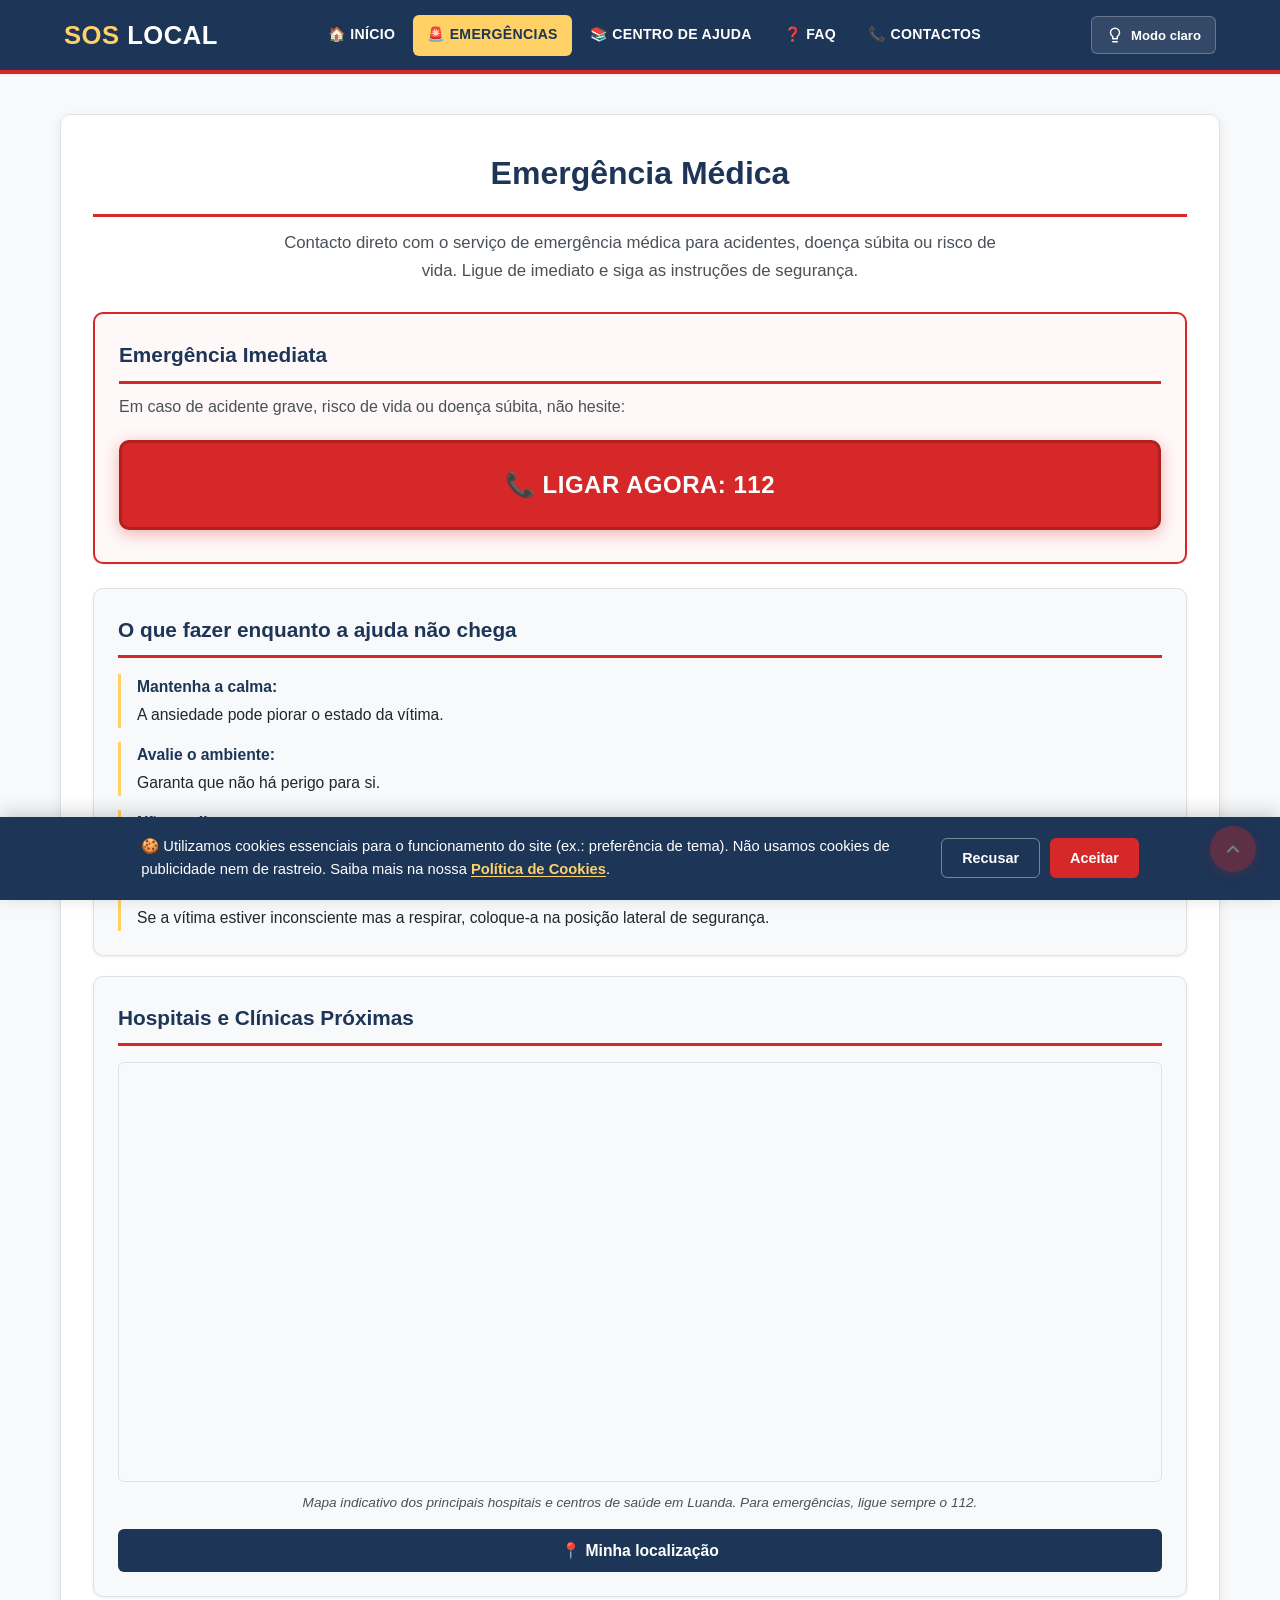
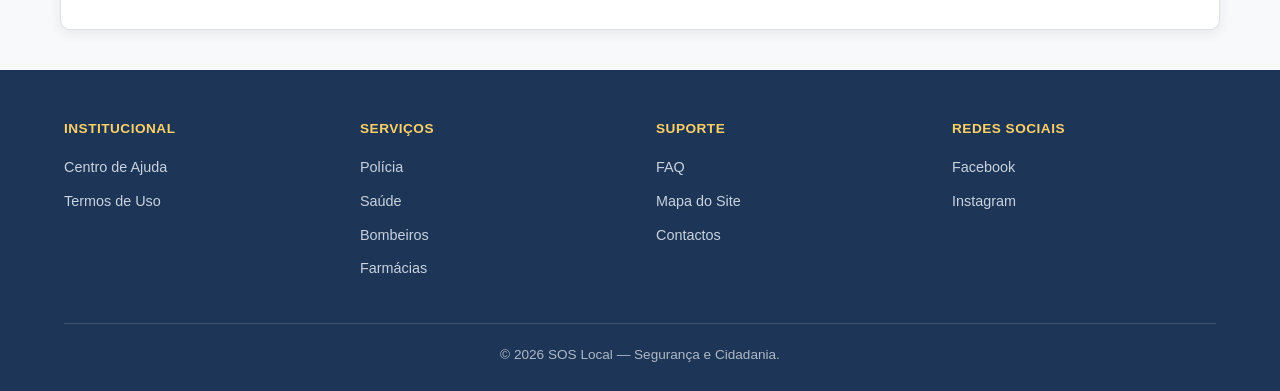
<file: html/saude.html>
<!DOCTYPE html>
<html lang="pt-pt">
<head>
    <meta charset="UTF-8">
    <meta name="viewport" content="width=device-width, initial-scale=1.0">
    <meta name="description" content="Emergência médica em Angola — ligue 112 para ambulâncias e socorro. Procedimentos de primeiros socorros e hospitais mais próximos em Luanda.">
    <link rel="icon" href="../img/icons/favicon.svg" type="image/svg+xml">
    <link rel="alternate icon" href="../img/icons/favicon.ico">
    <link rel="apple-touch-icon" href="../img/icons/apple-touch-icon.png">
    <link rel="manifest" href="../manifest.json">
    <meta name="theme-color" content="#D62828">
    <meta property="og:type" content="website">
    <meta property="og:site_name" content="SOS Local">
    <meta property="og:locale" content="pt_PT">
    <meta property="og:title" content="SOS Local | Emergência Médica">
    <meta property="og:description" content="Emergência médica em Angola — ligue 112 para ambulâncias e socorro. Procedimentos de primeiros socorros e hospitais mais próximos em Luanda.">
    <meta property="og:image" content="https://soslocal.ao/img/og-image.png">
    <meta property="og:image:width" content="1200">
    <meta property="og:image:height" content="630">
    <meta property="og:url" content="https://soslocal.ao/html/saude.html">
    <meta name="twitter:card" content="summary_large_image">
    <meta name="twitter:title" content="SOS Local | Emergência Médica">
    <meta name="twitter:description" content="Emergência médica em Angola — ligue 112 para ambulâncias e socorro. Procedimentos de primeiros socorros e hospitais mais próximos em Luanda.">
    <meta name="twitter:image" content="https://soslocal.ao/img/og-image.png">
    <link rel="canonical" href="https://soslocal.ao/html/saude.html">
    <title>SOS Local | Emergência Médica</title>
    <link rel="stylesheet" href="../css/estilo.css">
    <link rel="stylesheet" href="../css/detalhes.css">
    <link rel="stylesheet" href="../css/dark-mode.css">
    <link rel="stylesheet" href="../css/cookies.css">
    <script>/* SOS LOCAL: anti-flash tema */
    (function(){var t=localStorage.getItem('sos-tema')||(window.matchMedia&&window.matchMedia('(prefers-color-scheme: dark)').matches?'escuro':'claro');if(t==='escuro')document.documentElement.setAttribute('data-tema','escuro');}());
    </script>

  <!-- Google tag (gtag.js) -->
<script async src="https://www.googletagmanager.com/gtag/js?id=G-EXWNER4YY8"></script>
<script>
  window.dataLayer = window.dataLayer || [];
  function gtag(){dataLayer.push(arguments);}
  gtag('js', new Date());

  gtag('config', 'G-EXWNER4YY8');
</script>
    
</head>
<body>
    <header id="site-header">
        <div class="logo"><strong>SOS</strong> LOCAL</div>
        <button id="menu-toggle" aria-label="Abrir menu" aria-expanded="false">&#9776;</button>
        <nav id="top-navigation">
            <ul>
                <li><a href="../index.html">&#127968; Início</a></li>
                <li><a href="servicos.html" class="nav-ativo">&#128680; Emergências</a></li>
                <li><a href="ajuda.html">&#128218; Centro de Ajuda</a></li>
                <li><a href="faq.html">&#10067; FAQ</a></li>
                <li><a href="contato.html">&#128222; Contactos</a></li>
            </ul>
        </nav>
    </header>

    <main id="main-container">
        <section id="content-area">
            <h1>Emergência Médica</h1>
            <p>Contacto direto com o serviço de emergência médica para acidentes, doença súbita ou risco de vida. Ligue de imediato e siga as instruções de segurança.</p>

            <article class="service-detail-card service-detail-card--emergency">
                <h2>Emergência Imediata</h2>
                <p>Em caso de acidente grave, risco de vida ou doença súbita, não hesite:</p>
                <a href="tel:112" class="emergency-btn">LIGAR AGORA: 112</a>
            </article>

            <article class="service-detail-card">
                <h2>O que fazer enquanto a ajuda não chega</h2>
                <ul class="procedure-list">
                    <li><strong>Mantenha a calma:</strong> A ansiedade pode piorar o estado da vítima.</li>
                    <li><strong>Avalie o ambiente:</strong> Garanta que não há perigo para si.</li>
                    <li><strong>Não medique:</strong> Não forneça água ou alimentos a uma vítima inconsciente.</li>
                    <li><strong>Posição de segurança:</strong> Se a vítima estiver inconsciente mas a respirar, coloque-a na posição lateral de segurança.</li>
                </ul>
            </article>

            <article class="service-detail-card">
                <h2>Hospitais e Clínicas Próximas</h2>
                <div class="map-placeholder mapa-ativo" id="mapa-saude">
                    <iframe
                        src="https://www.google.com/maps?q=hospitais+e+cl%C3%ADnicas+em+Luanda%2C+Angola&output=embed"
                        title="Mapa de hospitais e clínicas em Luanda"
                        loading="lazy"
                        referrerpolicy="no-referrer-when-downgrade"
                        allowfullscreen>
                    </iframe>
                </div>
                <p class="map-caption">Mapa indicativo dos principais hospitais e centros de saúde em Luanda. Para emergências, ligue sempre o 112.</p>
                <button type="button" class="btn-localizacao" data-tipo="hospital" data-mapa="mapa-saude" data-resultados="resultados-saude">📍 Minha localização</button>
                <div class="localizacao-resultados" id="resultados-saude" hidden></div>
            </article>
        </section>
    </main>

    <footer id="site-footer">
        <div class="footer-grid">
            <div class="footer-col"><h4>Institucional</h4><ul><li><a href="ajuda.html">Centro de Ajuda</a></li><li><a href="legal.html">Termos de Uso</a></li></ul></div>
            <div class="footer-col"><h4>Serviços</h4><ul><li><a href="policia.html">Polícia</a></li><li><a href="saude.html">Saúde</a></li><li><a href="bombeiros.html">Bombeiros</a></li><li><a href="farmacias.html">Farmácias</a></li></ul></div>
            <div class="footer-col"><h4>Suporte</h4><ul><li><a href="faq.html">FAQ</a></li><li><a href="mapa-site.html">Mapa do Site</a></li><li><a href="contato.html">Contactos</a></li></ul></div>
            <div class="footer-col"><h4>Redes Sociais</h4><a href="https://www.facebook.com" target="_blank" rel="noopener noreferrer">Facebook</a><a href="https://www.instagram.com" target="_blank" rel="noopener noreferrer">Instagram</a></div>
        </div>
        <div class="footer-bottom"><p>&copy; 2026 SOS Local — Segurança e Cidadania.</p></div>
    </footer>
    <script src="https://code.jquery.com/jquery-3.7.1.min.js"></script>
    <script src="../js/menu.js"></script>
    <script src="../js/voltar-topo.js"></script>
    <script src="../js/dark-mode.js"></script>
    <script src="../js/cookies.js"></script>
    <script src="../js/localizacao.js"></script>
    <script>
    if ('serviceWorker' in navigator) {
        window.addEventListener('load', function () {
            navigator.serviceWorker.register('../sw.js').catch(function (erro) {
                console.warn('SOS Local: falha ao registar o service worker.', erro);
            });
        });
    }
    </script>
</body>
</html>
</file>
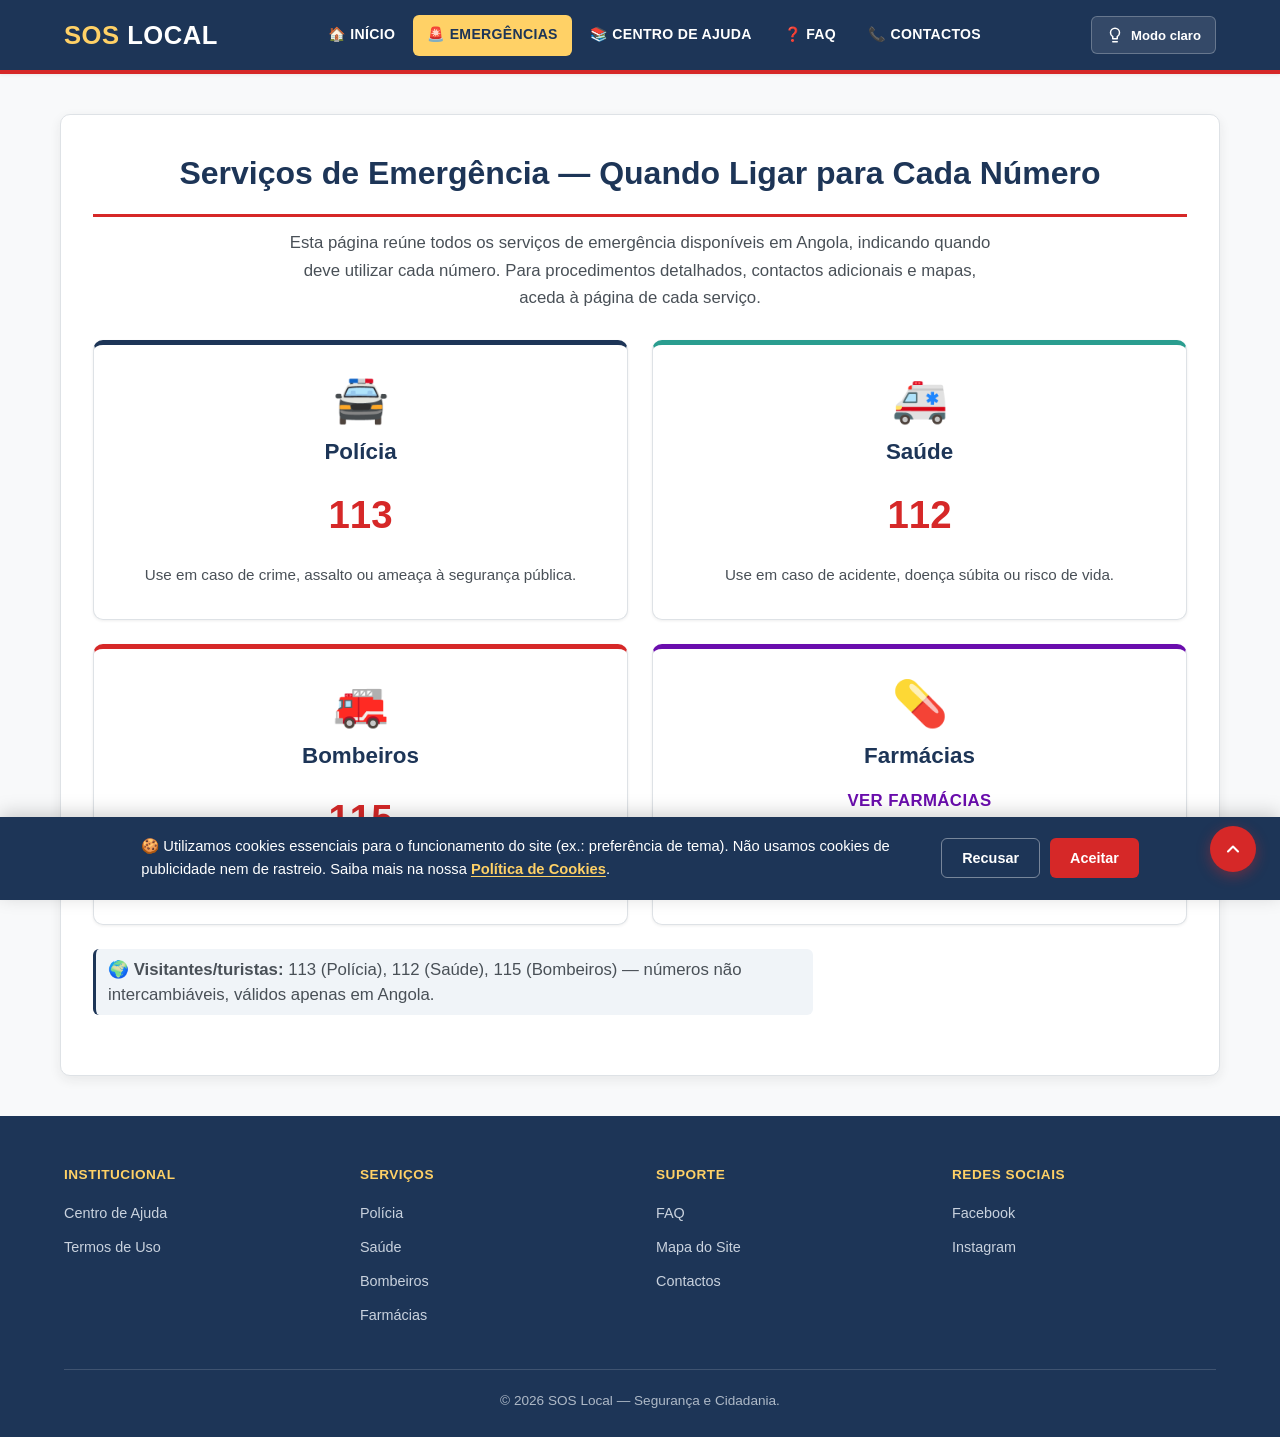
<file: html/servicos.html>
<!DOCTYPE html>
<html lang="pt-pt">
<head>
    <meta charset="UTF-8">
    <meta name="viewport" content="width=device-width, initial-scale=1.0">
    <meta name="description" content="Serviços de emergência em Angola: Polícia (113), Saúde (112), Bombeiros (115) e Farmácias. Saiba quando ligar para cada número.">
    <link rel="icon" href="../img/icons/favicon.svg" type="image/svg+xml">
    <link rel="alternate icon" href="../img/icons/favicon.ico">
    <link rel="apple-touch-icon" href="../img/icons/apple-touch-icon.png">
    <link rel="manifest" href="../manifest.json">
    <meta name="theme-color" content="#D62828">
    <meta property="og:type" content="website">
    <meta property="og:site_name" content="SOS Local">
    <meta property="og:locale" content="pt_PT">
    <meta property="og:title" content="SOS Local | Serviços de Emergência">
    <meta property="og:description" content="Serviços de emergência em Angola: Polícia (113), Saúde (112), Bombeiros (115) e Farmácias. Saiba quando ligar para cada número.">
    <meta property="og:image" content="https://soslocal.ao/img/og-image.png">
    <meta property="og:image:width" content="1200">
    <meta property="og:image:height" content="630">
    <meta property="og:url" content="https://soslocal.ao/html/servicos.html">
    <meta name="twitter:card" content="summary_large_image">
    <meta name="twitter:title" content="SOS Local | Serviços de Emergência">
    <meta name="twitter:description" content="Serviços de emergência em Angola: Polícia (113), Saúde (112), Bombeiros (115) e Farmácias. Saiba quando ligar para cada número.">
    <meta name="twitter:image" content="https://soslocal.ao/img/og-image.png">
    <link rel="canonical" href="https://soslocal.ao/html/servicos.html">
    <title>SOS Local | Serviços de Emergência</title>
    <link rel="stylesheet" href="../css/estilo.css">
    <link rel="stylesheet" href="../css/servicos.css">
    <link rel="stylesheet" href="../css/dark-mode.css">
    <link rel="stylesheet" href="../css/cookies.css">
    <script>/* SOS LOCAL: anti-flash tema */
    (function(){var t=localStorage.getItem('sos-tema')||(window.matchMedia&&window.matchMedia('(prefers-color-scheme: dark)').matches?'escuro':'claro');if(t==='escuro')document.documentElement.setAttribute('data-tema','escuro');}());
    </script>

  <!-- Google tag (gtag.js) -->
<script async src="https://www.googletagmanager.com/gtag/js?id=G-EXWNER4YY8"></script>
<script>
  window.dataLayer = window.dataLayer || [];
  function gtag(){dataLayer.push(arguments);}
  gtag('js', new Date());

  gtag('config', 'G-EXWNER4YY8');
</script>
    
</head>
<body>
    <header id="site-header">
        <div class="logo"><strong>SOS</strong> LOCAL</div>
        <button id="menu-toggle" aria-label="Abrir menu" aria-expanded="false">&#9776;</button>
        <nav id="top-navigation">
            <ul>
                <li><a href="../index.html">&#127968; Início</a></li>
                <li><a href="servicos.html" class="nav-ativo">&#128680; Emergências</a></li>
                <li><a href="ajuda.html">&#128218; Centro de Ajuda</a></li>
                <li><a href="faq.html">&#10067; FAQ</a></li>
                <li><a href="contato.html">&#128222; Contactos</a></li>
            </ul>
        </nav>
    </header>

    <main id="main-container">
        <section id="content-area">
            <h1>Serviços de Emergência — Quando Ligar para Cada Número</h1>
            <p>Esta página reúne todos os serviços de emergência disponíveis em Angola, indicando quando deve utilizar cada número. Para procedimentos detalhados, contactos adicionais e mapas, aceda à página de cada serviço.</p>

            <div class="services-grid">
                <a href="policia.html" class="service-card" data-service="policia">
                    <span class="service-icon">🚔</span>
                    <h3>Polícia</h3>
                    <span class="emergency-number">113</span>
                    <p>Use em caso de crime, assalto ou ameaça à segurança pública.</p>
                </a>
                <a href="saude.html" class="service-card" data-service="saude">
                    <span class="service-icon">🚑</span>
                    <h3>Saúde</h3>
                    <span class="emergency-number">112</span>
                    <p>Use em caso de acidente, doença súbita ou risco de vida.</p>
                </a>
                <a href="bombeiros.html" class="service-card" data-service="bombeiros">
                    <span class="service-icon">🚒</span>
                    <h3>Bombeiros</h3>
                    <span class="emergency-number">115</span>
                    <p>Use em caso de incêndio, inundação ou necessidade de resgate.</p>
                </a>
                <a href="farmacias.html" class="service-card" data-service="farmacias">
                    <span class="service-icon">💊</span>
                    <h3>Farmácias</h3>
                    <span class="emergency-number">Ver Farmácias</span>
                    <p>Consulte quando precisar de medicamentos fora do horário comercial.</p>
                </a>
            </div>

            <p class="visitor-notice">🌍 <strong>Visitantes/turistas:</strong> 113 (Polícia), 112 (Saúde), 115 (Bombeiros) — números não intercambiáveis, válidos apenas em Angola.</p>
        </section>
    </main>

    <footer id="site-footer">
        <div class="footer-grid">
            <div class="footer-col">
                <h4>Institucional</h4>
                <ul>
                    <li><a href="ajuda.html">Centro de Ajuda</a></li>
                    <li><a href="legal.html">Termos de Uso</a></li>
                </ul>
            </div>
            <div class="footer-col">
                <h4>Serviços</h4>
                <ul>
                    <li><a href="policia.html">Polícia</a></li>
                    <li><a href="saude.html">Saúde</a></li>
                    <li><a href="bombeiros.html">Bombeiros</a></li>
                    <li><a href="farmacias.html">Farmácias</a></li>
                </ul>
            </div>
            <div class="footer-col">
                <h4>Suporte</h4>
                <ul>
                    <li><a href="faq.html">FAQ</a></li>
                    <li><a href="mapa-site.html">Mapa do Site</a></li>
                    <li><a href="contato.html">Contactos</a></li>
                </ul>
            </div>
            <div class="footer-col">
                <h4>Redes Sociais</h4>
                <a href="https://www.facebook.com" target="_blank" rel="noopener noreferrer">Facebook</a>
                <a href="https://www.instagram.com" target="_blank" rel="noopener noreferrer">Instagram</a>
            </div>
        </div>
        <div class="footer-bottom">
            <p>&copy; 2026 SOS Local — Segurança e Cidadania.</p>
        </div>
    </footer>
    <script src="https://code.jquery.com/jquery-3.7.1.min.js"></script>
    <script src="../js/menu.js"></script>
    <script src="../js/voltar-topo.js"></script>
    <script src="../js/dark-mode.js"></script>
    <script src="../js/cookies.js"></script>
    <script>
    if ('serviceWorker' in navigator) {
        window.addEventListener('load', function () {
            navigator.serviceWorker.register('../sw.js').catch(function (erro) {
                console.warn('SOS Local: falha ao registar o service worker.', erro);
            });
        });
    }
    </script>
</body>
</html>
</file>
<file: css/estilo.css>
/* ===================================================================
   SOS LOCAL — ESTILO GLOBAL
   Variáveis, reset, header, nav, footer e estados partilhados
   por todas as páginas da plataforma.
=================================================================== */

:root {
    --cor-primaria: #D62828;
    --cor-primaria-escura: #B11F1F;
    --cor-secundaria: #1D3557;
    --cor-secundaria-escura: #15273F;
    --cor-destaque: #FFD166;
    --cor-fundo: #F8F9FA;
    --cor-texto: #212529;
    --cor-texto-suave: #495057;
    --cor-branca: #FFFFFF;
    --cor-borda: #DEE2E6;

    --sombra-sm: 0 1px 3px rgba(33, 37, 41, 0.08);
    --sombra-md: 0 4px 12px rgba(33, 37, 41, 0.08);
    --sombra-lg: 0 10px 24px rgba(33, 37, 41, 0.12);

    --raio-sm: 6px;
    --raio-md: 10px;
    --raio-lg: 14px;

    --espaco-card: 32px;
}

* { box-sizing: border-box; margin: 0; padding: 0; }

body {
    font-family: 'Segoe UI', Tahoma, Geneva, Verdana, Arial, sans-serif;
    background-color: var(--cor-fundo);
    color: var(--cor-texto);
    line-height: 1.65;
    display: flex;
    flex-direction: column;
    min-height: 100vh;
    -webkit-font-smoothing: antialiased;
}

a { color: inherit; }

/* ---------------------------------------------------------
   HEADER
--------------------------------------------------------- */
#site-header {
    background-color: var(--cor-secundaria);
    color: var(--cor-branca);
    padding: 0 5%;
    display: flex;
    justify-content: space-between;
    align-items: center;
    border-bottom: 4px solid var(--cor-primaria);
    box-shadow: var(--sombra-sm);
    min-height: 64px;
    position: relative;
}

.logo {
    font-size: 1.6rem;
    font-weight: 700;
    letter-spacing: 0.5px;
    flex-shrink: 0;
    padding: 14px 0;
}

.logo strong { color: var(--cor-destaque); }

/* ---------------------------------------------------------
   NAVEGAÇÃO PRINCIPAL
--------------------------------------------------------- */
#top-navigation ul {
    display: flex;
    list-style: none;
    gap: 4px;
    align-items: center;
}

#top-navigation a {
    color: var(--cor-branca);
    text-decoration: none;
    font-weight: 600;
    font-size: 0.88rem;
    text-transform: uppercase;
    letter-spacing: 0.3px;
    padding: 8px 14px;
    border-radius: var(--raio-sm);
    border-bottom: 2px solid transparent;
    transition: color 0.2s ease, background-color 0.2s ease;
    display: flex;
    align-items: center;
    gap: 5px;
    white-space: nowrap;
}

#top-navigation a:hover {
    color: var(--cor-destaque);
    background-color: rgba(255,255,255,0.08);
}

/* Página ativa */
#top-navigation a.nav-ativo {
    background-color: var(--cor-destaque);
    color: var(--cor-secundaria);
    border-bottom-color: transparent;
}

#top-navigation a.nav-ativo:hover {
    background-color: #f5c840;
    color: var(--cor-secundaria);
}

/* ---------------------------------------------------------
   HAMBÚRGUER (mobile)
--------------------------------------------------------- */
#menu-toggle {
    display: none;
    background: none;
    border: 2px solid rgba(255,255,255,0.5);
    border-radius: var(--raio-sm);
    color: var(--cor-branca);
    font-size: 1.4rem;
    cursor: pointer;
    padding: 6px 10px;
    line-height: 1;
    transition: border-color 0.2s;
}

#menu-toggle:hover { border-color: var(--cor-destaque); color: var(--cor-destaque); }

/* ---------------------------------------------------------
   LAYOUT PRINCIPAL (sem sidebar)
--------------------------------------------------------- */
#main-container {
    max-width: 1200px;
    margin: 40px auto;
    padding: 0 20px;
    flex: 1;
    width: 100%;
}

/* ---------------------------------------------------------
   FOOTER
--------------------------------------------------------- */
#site-footer {
    background-color: var(--cor-secundaria);
    color: var(--cor-branca);
    padding: 48px 5% 24px;
    margin-top: auto;
}

.footer-grid {
    display: grid;
    grid-template-columns: repeat(4, 1fr);
    gap: 32px;
    text-align: left;
    max-width: 1200px;
    margin: 0 auto;
}

.footer-col h4 {
    margin-bottom: 16px;
    color: var(--cor-destaque);
    font-size: 0.85rem;
    text-transform: uppercase;
    letter-spacing: 0.5px;
}

.footer-col ul { list-style: none; }

.footer-col a {
    color: #C9D2DE;
    text-decoration: none;
    display: block;
    margin-bottom: 10px;
    font-size: 0.9rem;
    transition: color 0.2s ease;
}

.footer-col p {
    color: #C9D2DE;
    font-size: 0.9rem;
    margin-bottom: 10px;
}

.footer-col a:hover { color: var(--cor-branca); }

.footer-bottom {
    text-align: center;
    border-top: 1px solid rgba(255, 255, 255, 0.15);
    padding-top: 20px;
    margin-top: 32px;
    max-width: 1200px;
    margin-left: auto;
    margin-right: auto;
}

.footer-bottom p {
    font-size: 0.85rem;
    color: #AEB9C7;
}

/* ---------------------------------------------------------
   ÁREA DE CONTEÚDO
   Padding apenas horizontal; cards internos gerem o seu próprio espaço
--------------------------------------------------------- */
#content-area {
    background: var(--cor-branca);
    border-radius: var(--raio-md);
    border: 1px solid var(--cor-borda);
    box-shadow: var(--sombra-md);
    padding: var(--espaco-card);
}

#content-area h1 {
    color: var(--cor-secundaria);
    font-size: 2rem;
    font-weight: 700;
    margin-bottom: 12px;
    padding-bottom: 14px;
    border-bottom: 3px solid var(--cor-primaria);
    display: block;
    width: 100%;
    text-align: center;
}

#content-area > p {
    font-size: 1.05rem;
    color: var(--cor-texto-suave);
    margin-bottom: 28px;
    max-width: 720px;
}

/* Em desktop, o parágrafo de introdução (imediatamente a seguir ao
   título) acompanha o h1 centrado, evitando o efeito de texto "preso"
   à esquerda com espaço vazio ao lado. Caixas de aviso (.visitor-notice,
   .legal-notice) mantêm o alinhamento à esquerda, pois têm um estilo
   próprio de destaque com borda lateral. */
@media (min-width: 769px) {
    #content-area > h1 + p:not(.visitor-notice):not(.legal-notice) {
        margin-left: auto;
        margin-right: auto;
        text-align: center;
    }
}

/* Hierarquia única de H2 em toda a plataforma — qualquer página que
   precise de um tratamento diferente (ex.: secção de emergência em
   contato.html) define um override explícito por cima desta base. */
#content-area h2 {
    color: var(--cor-secundaria);
    font-size: 1.3rem;
    font-weight: 700;
    margin-bottom: 10px;
    padding-bottom: 8px;
    border-bottom: 3px solid var(--cor-primaria);
}

/* ---------------------------------------------------------
   BOTÕES
--------------------------------------------------------- */
.emergency-btn {
    display: block;
    background: var(--cor-primaria);
    color: var(--cor-branca);
    text-align: center;
    padding: 22px 18px;
    font-size: 1.5rem;
    font-weight: 800;
    letter-spacing: 0.5px;
    text-decoration: none;
    border-radius: var(--raio-md);
    margin: 20px 0 8px;
    box-shadow: 0 4px 16px rgba(214, 40, 40, 0.35);
    transition: background-color 0.2s ease, transform 0.15s ease, box-shadow 0.2s ease;
    border: 3px solid var(--cor-primaria-escura);
}

.emergency-btn::before {
    content: "📞 ";
}

.emergency-btn:hover {
    background: var(--cor-primaria-escura);
    transform: translateY(-2px);
    box-shadow: 0 6px 20px rgba(214, 40, 40, 0.45);
}

.btn-small {
    background-color: var(--cor-primaria);
    color: var(--cor-branca);
    padding: 9px 18px;
    text-decoration: none;
    border-radius: var(--raio-sm);
    font-size: 0.88rem;
    font-weight: 600;
    display: inline-block;
    transition: background-color 0.2s ease;
}

.btn-small:hover { background-color: var(--cor-primaria-escura); }

.submit-btn {
    background: var(--cor-primaria);
    color: var(--cor-branca);
    padding: 15px;
    border: none;
    border-radius: var(--raio-sm);
    font-size: 1rem;
    font-weight: 700;
    cursor: pointer;
    transition: background-color 0.2s ease;
}

.submit-btn:hover { background: var(--cor-primaria-escura); }

/* ---------------------------------------------------------
   RESPONSIVIDADE
--------------------------------------------------------- */
@media (max-width: 900px) {
    .footer-grid { grid-template-columns: repeat(2, 1fr); }
}

@media (max-width: 768px) {
    #site-header {
        flex-wrap: wrap;
        padding: 0 5%;
    }

    .logo { padding: 14px 0; }

    #menu-toggle {
        display: block;
        margin: 14px 0;
    }

    /* Estado fechado por padrão em mobile (sem JS, fallback visual) */
    #top-navigation {
        width: 100%;
        display: none;
    }

    /* O jQuery controla a abertura via slideDown/slideUp; a classe
       "aberto" garante que o menu aparece mesmo antes da animação
       terminar, e serve de âncora de estado para o script. */
    #top-navigation.aberto {
        display: block;
    }

    #top-navigation ul {
        flex-direction: column;
        gap: 0;
        padding: 10px 0 16px;
        border-top: 1px solid rgba(255,255,255,0.15);
    }

    #top-navigation li { width: 100%; }

    #top-navigation a {
        padding: 12px 8px;
        font-size: 0.95rem;
        border-radius: 0;
        border-bottom: 1px solid rgba(255,255,255,0.08);
        justify-content: flex-start;
    }

    #top-navigation a.nav-ativo {
        border-left: 4px solid var(--cor-secundaria);
        padding-left: 12px;
    }

    #main-container { margin: 24px auto; padding: 0 14px; }

    #content-area { padding: 24px; }

    .footer-grid { grid-template-columns: 1fr; gap: 28px; }
}

/* ===================================================================
   COMPONENTE: BOTÃO "VOLTAR AO TOPO"
   Posicionado no canto inferior direito, oculto por padrão.
   Controlado via jQuery (voltar-topo.js) com fadeIn / fadeOut.
=================================================================== */

#voltar-topo {
    /* Posicionamento fixo — não interfere com o fluxo da página */
    position: fixed;
    bottom: 28px;
    right: 24px;
    z-index: 9990;

    /* Aparência */
    display: none;          /* oculto por padrão; jQuery controla via fadeIn/fadeOut */
    width: 46px;
    height: 46px;
    padding: 0;
    border: none;
    border-radius: 50%;
    cursor: pointer;

    /* Cor e sombra */
    background-color: var(--cor-primaria);           /* #D62828 */
    box-shadow: 0 4px 14px rgba(214, 40, 40, 0.40);

    /* Transição suave para hover/focus */
    transition: background-color 0.2s ease, transform 0.2s ease, box-shadow 0.2s ease;
}

/* Ícone SVG centrado */
#voltar-topo svg {
    display: block;
    width: 20px;
    height: 20px;
    margin: auto;
    stroke: #ffffff;
    stroke-width: 2.5px;
    stroke-linecap: round;
    stroke-linejoin: round;
    fill: none;
}

/* Hover discreto */
#voltar-topo:hover {
    background-color: var(--cor-primaria-escura);    /* #B11F1F */
    transform: translateY(-3px);
    box-shadow: 0 6px 18px rgba(214, 40, 40, 0.50);
}

/* Focus visível (acessibilidade teclado) */
#voltar-topo:focus-visible {
    outline: 3px solid var(--cor-destaque);
    outline-offset: 3px;
}

/* Ajuste em mobile: margem menor para não cobrir o menu */
@media (max-width: 768px) {
    #voltar-topo {
        bottom: 20px;
        right: 16px;
        width: 42px;
        height: 42px;
    }
}

/* ===================================================================
   DARK MODE — OVERRIDE DE VARIÁVEIS GLOBAIS
   Activado pela classe data-tema="escuro" no elemento <html>.
   Nenhuma regra de layout ou componente é duplicada: basta
   redefinir aqui as variáveis que mudam; toda a UI adapta-se.
=================================================================== */
:root[data-tema="escuro"] {

    /* Fundos e superfícies */
    --cor-fundo:    #0F1117;   /* fundo da página */
    --cor-branca:   #1A1D27;   /* cards, inputs, content-area */

    /* Texto */
    --cor-texto:        #E8ECF0;
    --cor-texto-suave:  #9AA5B4;

    /* Bordas */
    --cor-borda: #2D3340;

    /* Secundária (header, footer, títulos) — ligeiramente mais clara
       para manter contraste suficiente sobre fundo escuro */
    --cor-secundaria:        #2C4A73;
    --cor-secundaria-escura: #1D3557;

    /* Sombras — mais escuras para dar profundidade no dark */
    --sombra-sm: 0 1px 3px rgba(0, 0, 0, 0.35);
    --sombra-md: 0 4px 12px rgba(0, 0, 0, 0.40);
    --sombra-lg: 0 10px 24px rgba(0, 0, 0, 0.55);

    /* Primária e destaque: mantêm-se inalterados */
    /* --cor-primaria, --cor-primaria-escura, --cor-destaque: sem alteração */
}
</file>
<file: css/index.css>
/* ===================================================================
   SOS LOCAL — PÁGINA INICIAL (index.html)
   #content-area, h1 e botões já vêm de estilo.css.
=================================================================== */

/* Nota discreta para visitantes/turistas que desconhecem o sistema
   de emergência angolano. Mesmo padrão visual de .legal-notice
   (legal.css), para manter consistência entre páginas. */
.visitor-notice {
    background: #f0f4f8;
    border-left: 3px solid var(--cor-secundaria);
    padding: 8px 12px;
    border-radius: var(--raio-sm);
    font-size: 0.8rem;
    line-height: 1.5;
    color: var(--cor-texto-suave);
    margin-top: 20px;
    margin-bottom: 0;
}

.services-grid {
    display: grid;
    grid-template-columns: repeat(2, 1fr);
    gap: 24px;
    margin-top: 8px;
}

/* Cores por serviço */
.service-card[data-service="policia"] { border-top: 5px solid #1D3557; }
.service-card[data-service="saude"]   { border-top: 5px solid #2a9d8f; }
.service-card[data-service="bombeiros"] { border-top: 5px solid #D62828; }
.service-card[data-service="farmacias"] { border-top: 5px solid #6a0dad; }

.service-card {
    background: var(--cor-branca);
    padding: 32px 24px;
    text-align: center;
    border: 1px solid var(--cor-borda);
    border-radius: var(--raio-md);
    text-decoration: none;
    color: var(--cor-texto);
    box-shadow: var(--sombra-sm);
    transition: border-color 0.2s ease, transform 0.2s ease, box-shadow 0.2s ease;
    display: flex;
    flex-direction: column;
    align-items: center;
}

.service-card:hover {
    transform: translateY(-6px);
    box-shadow: var(--sombra-lg);
}

.service-card[data-service="policia"]:hover  { border-color: #1D3557; }
.service-card[data-service="saude"]:hover    { border-color: #2a9d8f; }
.service-card[data-service="bombeiros"]:hover { border-color: #D62828; }
.service-card[data-service="farmacias"]:hover { border-color: #6a0dad; }

.service-icon {
    font-size: 2.8rem;
    margin-bottom: 8px;
    line-height: 1;
}

.service-card h3 {
    margin: 4px 0;
    font-size: 1.4rem;
    font-weight: 700;
    color: var(--cor-secundaria);
}

.emergency-number {
    display: block;
    font-size: 2.4rem;
    color: var(--cor-primaria);
    font-weight: 800;
    margin: 8px 0;
}

/* Farmácias não tem um número de emergência direto — o mesmo elemento
   recebe aqui um tratamento tipográfico mais discreto (etiqueta em vez
   de número gigante), evitando sugerir que "Ver Lista"/"Consultar"
   seja um contacto de emergência como 113/112/115. */
.service-card[data-service="farmacias"] .emergency-number {
    font-size: 1.05rem;
    font-weight: 700;
    color: #6a0dad;
    text-transform: uppercase;
    letter-spacing: 0.4px;
}

.service-card p {
    font-size: 0.95rem;
    color: var(--cor-texto-suave);
    margin-top: 8px;
}

/* ---------------------------------------------------------
   VARIANTE COMPACTA (apenas na página inicial)
   A home funciona como atalho rápido; a página de Serviços
   mantém o cartão grande/detalhado original. Mesma paleta,
   apenas mais compacta e horizontal — sem remover nenhum
   serviço, número ou link.
--------------------------------------------------------- */
.services-grid--compact {
    grid-template-columns: repeat(4, 1fr);
    gap: 16px;
    margin-bottom: 8px;
}

.service-card--compact {
    padding: 18px 14px;
    flex-direction: row;
    flex-wrap: wrap;
    justify-content: center;
    gap: 4px 10px;
    text-align: center;
}

.service-card--compact .service-icon {
    font-size: 1.8rem;
    margin-bottom: 0;
    width: 100%;
}

.service-card--compact h3 {
    font-size: 1.05rem;
    margin: 0;
    width: 100%;
}

.service-card--compact .emergency-number {
    font-size: 1.6rem;
    margin: 2px 0;
    width: 100%;
}

.service-card--compact[data-service="farmacias"] .emergency-number {
    font-size: 0.92rem;
}

.service-card--compact p {
    font-size: 0.82rem;
    margin-top: 0;
    width: 100%;
}

.services-more-link {
    display: inline-flex;
    align-items: center;
    gap: 6px;
    margin-top: 18px;
    color: var(--cor-secundaria);
    font-weight: 600;
    font-size: 0.95rem;
    text-decoration: none;
    border-bottom: 2px solid transparent;
    transition: border-color 0.2s ease, color 0.2s ease;
}

.services-more-link:hover {
    color: var(--cor-primaria);
    border-bottom-color: var(--cor-primaria);
}

@media (max-width: 768px) {
    .services-grid--compact { grid-template-columns: repeat(2, 1fr); }
}

@media (max-width: 992px) {
    .services-grid { gap: 18px; }
}

@media (max-width: 480px) {
    .services-grid { grid-template-columns: 1fr; }
    .services-grid--compact { grid-template-columns: 1fr; }
}
</file>
<file: css/dark-mode.css>
/* ===================================================================
   SOS LOCAL — DARK MODE: OVERRIDES DE CORES HARDCODED
   Este ficheiro cobre os valores que não usam variáveis CSS
   nos ficheiros existentes, evitando qualquer alteração nos
   CSS originais. Activado por [data-tema="escuro"] no <html>.
=================================================================== */

/* ---------------------------------------------------------
   BOTÃO DE ALTERNÂNCIA
   Injectado por dark-mode.js no header existente.
   Posicionado entre o hambúrguer e o menu de navegação.
--------------------------------------------------------- */
#btn-dark-mode {
    display: flex;
    align-items: center;
    justify-content: center;
    gap: 7px;
    width: auto;
    height: 38px;
    padding: 0 14px;
    background: rgba(255, 255, 255, 0.10);
    border: 1px solid rgba(255, 255, 255, 0.25);
    border-radius: var(--raio-sm);
    color: var(--cor-branca);
    cursor: pointer;
    flex-shrink: 0;
    transition: background-color 0.2s ease, border-color 0.2s ease, transform 0.15s ease;
    order: 2;   /* entre logo (0) e menu (3) em desktop */
}

#btn-dark-mode .btn-dark-mode__label {
    font-size: 0.82rem;
    font-weight: 600;
    white-space: nowrap;
}

#btn-dark-mode:hover {
    background: rgba(255, 255, 255, 0.18);
    border-color: var(--cor-destaque);
    transform: scale(1.08);
}

#btn-dark-mode:focus-visible {
    outline: 3px solid var(--cor-destaque);
    outline-offset: 2px;
}

#btn-dark-mode svg {
    width: 18px;
    height: 18px;
    flex-shrink: 0;
    fill: none;
    stroke: currentColor;
    stroke-width: 2px;
    stroke-linecap: round;
    stroke-linejoin: round;
    pointer-events: none;
    transition: opacity 0.2s ease;
}

/* Em mobile, o botão aparece ao lado do hambúrguer */
@media (max-width: 768px) {
    #btn-dark-mode {
        margin: 14px 0;
        order: 1;
    }
}

/* Em ecrãs muito estreitos, mantém só o ícone para não apertar o header */
@media (max-width: 380px) {
    #btn-dark-mode {
        padding: 0;
        width: 38px;
    }
    #btn-dark-mode .btn-dark-mode__label {
        display: none;
    }
}

/* ---------------------------------------------------------
   TRANSIÇÃO GLOBAL SUAVE AO MUDAR DE TEMA
   Aplicada ao body para que fundos, textos e bordas animem.
   Desativada via classe .sem-transicao durante a inicialização
   (evita flash ao carregar a página).
--------------------------------------------------------- */
body.tema-transicao,
body.tema-transicao *,
body.tema-transicao *::before,
body.tema-transicao *::after {
    transition:
        background-color 0.3s ease,
        color 0.3s ease,
        border-color 0.3s ease,
        box-shadow 0.3s ease !important;
}

/* =================================================================
   OVERRIDES ESPECÍFICOS — cores hardcoded nos CSS existentes
   (valores que não usam var(--...) e precisam de override manual)
================================================================= */

/* ----- estilo.css: nav-ativo em mobile usa --cor-secundaria hardcoded ----- */
[data-tema="escuro"] #top-navigation a.nav-ativo {
    color: #0F1117;  /* contraste sobre destaque amarelo */
}

/* ----- index.css / servicos.css: .visitor-notice (background #f0f4f8) ----- */
[data-tema="escuro"] .visitor-notice,
[data-tema="escuro"] .legal-notice {
    background: #1E2232;
    border-left-color: var(--cor-secundaria);
    color: var(--cor-texto-suave);
}

/* ----- contato.css: .contact-block--emergency (background #FFF8F8) --------- */
[data-tema="escuro"] .contact-block--emergency,
[data-tema="escuro"] .service-detail-card--emergency {
    background: #1F1418;
    border-color: var(--cor-primaria);
}

/* ----- contato.css: .contact-block (background var(--cor-branca)) ---------- */
[data-tema="escuro"] .contact-block {
    background: var(--cor-branca);
    border-color: var(--cor-borda);
}

/* ----- contato.css: inputs — placeholder e background --------------------- */
[data-tema="escuro"] #contact-form input,
[data-tema="escuro"] #contact-form textarea,
[data-tema="escuro"] #contact-form select {
    background: #13161E;
    border-color: var(--cor-borda);
    color: var(--cor-texto);
}

[data-tema="escuro"] #contact-form input::placeholder,
[data-tema="escuro"] #contact-form textarea::placeholder {
    color: #5C6570;
}

[data-tema="escuro"] #contact-form input.campo-invalido,
[data-tema="escuro"] #contact-form textarea.campo-invalido {
    background-color: #1F1418;
}

/* ----- contato.css: .form-success (#e6f6f1 / #1b7a5c) --------------------- */
[data-tema="escuro"] .form-success {
    background-color: #0D2018;
    color: #4ADE80;
}

/* ----- detalhes.css: .pharmacy-status badges ------------------------------ */
[data-tema="escuro"] .pharmacy-status--24h {
    background-color: #0D2018;
    color: #4ADE80;
}

[data-tema="escuro"] .pharmacy-status--limitado {
    background-color: #1F1A0A;
    color: #F5C542;
}

/* ----- detalhes.css: .pharmacy-card (background var(--cor-branca)) --------- */
[data-tema="escuro"] .pharmacy-card {
    background: var(--cor-branca);
}

/* ----- index.css / servicos.css: .service-card (background var(--cor-branca)) */
[data-tema="escuro"] .service-card {
    background: var(--cor-branca);
}

/* ----- faq.css: .faq-item (background var(--cor-fundo)) -------------------- */
[data-tema="escuro"] .faq-item {
    background: #13161E;
}

/* ----- ajuda.css: .blog-post (background var(--cor-fundo)) ----------------- */
[data-tema="escuro"] .blog-post {
    background: #13161E;
}

/* ----- contato.css / detalhes.css: .info-item (background var(--cor-fundo)) */
[data-tema="escuro"] .info-item {
    background: #13161E;
}

/* ----- mapa.css: sublinks do sitemap (background var(--cor-fundo)) --------- */
[data-tema="escuro"] .sitemap-tree ul ul a {
    background: #13161E;
    color: var(--cor-texto);
}

/* ----- estilo.css: h1 em #content-area usa --cor-secundaria ---------------- */
[data-tema="escuro"] #content-area h1,
[data-tema="escuro"] #content-area h2,
[data-tema="escuro"] .section-title,
[data-tema="escuro"] .faq-category h2,
[data-tema="escuro"] .legal-block h2,
[data-tema="escuro"] .legal-block h3,
[data-tema="escuro"] .block-title,
[data-tema="escuro"] .service-detail-card h2,
[data-tema="escuro"] .service-card h3,
[data-tema="escuro"] .blog-post h3,
[data-tema="escuro"] .pharmacy-card h3,
[data-tema="escuro"] .emergency-card h3,
[data-tema="escuro"] .info-value,
[data-tema="escuro"] .procedure-list li strong {
    color: #A8C4E0;  /* azul acinzentado — legível sobre fundo escuro */
}

/* Títulos de emergência mantêm vermelho */
[data-tema="escuro"] .block-title--emergency,
[data-tema="escuro"] .service-detail-card--emergency h2 {
    color: var(--cor-primaria);
}

/* ----- Footer: links hardcoded #C9D2DE / #AEB9C7 -------------------------- */
[data-tema="escuro"] .footer-col a,
[data-tema="escuro"] .footer-col p {
    color: #7A8FA6;
}

[data-tema="escuro"] .footer-col a:hover {
    color: var(--cor-branca);
}

[data-tema="escuro"] .footer-bottom p {
    color: #5C6E82;
}

/* -----------------------------------------------------------------
   DARK MODE: MAPA GOOGLE MAPS (EMBED)
   O iframe do Google Maps não tem um "modo escuro" nativo no embed
   sem chave de API, por isso aplica-se um leve ajuste de brilho/
   contraste para que o branco do mapa não contraste tanto com o
   resto da página em tema escuro.
----------------------------------------------------------------- */
[data-tema="escuro"] .map-placeholder.mapa-ativo iframe {
    filter: brightness(0.88) contrast(0.95);
}
</file>
<file: css/cookies.css>
/* ===================================================================
   SOS LOCAL — BANNER DE CONSENTIMENTO DE COOKIES
   Componente reutilizável, injetado por js/cookies.js em todas as
   páginas. Reutiliza as variáveis globais definidas em estilo.css
   (cores, sombras, raios) — nenhum valor novo é introduzido aqui.
=================================================================== */

#aviso-cookies {
    position: fixed;
    left: 0;
    right: 0;
    bottom: 0;
    z-index: 2000;

    display: flex;
    align-items: center;
    justify-content: center;
    gap: 20px;
    flex-wrap: wrap;

    background: var(--cor-secundaria);
    color: var(--cor-branca);
    padding: 18px 24px;
    box-shadow: 0 -4px 18px rgba(0, 0, 0, 0.18);

    /* Entra a partir de baixo, sem sobressaltar o utilizador */
    transform: translateY(100%);
    transition: transform 0.4s ease;
}

#aviso-cookies.visivel {
    transform: translateY(0);
}

#aviso-cookies__texto {
    flex: 1 1 420px;
    font-size: 0.92rem;
    line-height: 1.6;
    max-width: 780px;
}

#aviso-cookies__texto a {
    color: var(--cor-destaque);
    font-weight: 700;
    text-decoration: underline;
    text-underline-offset: 2px;
}

#aviso-cookies__texto a:hover {
    color: var(--cor-branca);
}

#aviso-cookies__acoes {
    display: flex;
    gap: 10px;
    flex-wrap: wrap;
    flex-shrink: 0;
}

#aviso-cookies__acoes button {
    border: none;
    border-radius: var(--raio-sm);
    padding: 11px 20px;
    font-size: 0.9rem;
    font-weight: 700;
    cursor: pointer;
    transition: background-color 0.2s ease, transform 0.15s ease;
    font-family: inherit;
}

#btn-cookies-aceitar {
    background: var(--cor-primaria);
    color: var(--cor-branca);
}

#btn-cookies-aceitar:hover {
    background: var(--cor-primaria-escura);
    transform: translateY(-1px);
}

#btn-cookies-recusar {
    background: transparent;
    color: var(--cor-branca);
    border: 1.5px solid rgba(255, 255, 255, 0.4) !important;
}

#btn-cookies-recusar:hover {
    border-color: var(--cor-branca) !important;
    background: rgba(255, 255, 255, 0.08);
}

@media (max-width: 640px) {
    #aviso-cookies {
        justify-content: stretch;
        padding: 16px 18px;
    }
    #aviso-cookies__acoes {
        width: 100%;
    }
    #aviso-cookies__acoes button {
        flex: 1 1 auto;
        text-align: center;
    }
}

/* ── Dark mode ────────────────────────────────────────────────── */
/* Nota: var(--cor-branca) passa a ser um tom escuro no tema escuro
   (usado como cor de superfície de cards), por isso aqui o texto e
   os botões precisam de uma cor clara explícita, para continuarem
   legíveis sobre o fundo escuro do aviso. */
[data-tema="escuro"] #aviso-cookies {
    background: #10141C;
    color: var(--cor-texto);
    box-shadow: 0 -4px 18px rgba(0, 0, 0, 0.5);
}

[data-tema="escuro"] #aviso-cookies__texto a:hover {
    color: var(--cor-texto);
}

[data-tema="escuro"] #btn-cookies-aceitar {
    color: var(--cor-texto);
}

[data-tema="escuro"] #btn-cookies-recusar {
    color: var(--cor-texto);
    border-color: rgba(255, 255, 255, 0.25) !important;
}
</file>
<file: css/ajuda.css>
/* ===================================================================
   SOS LOCAL — CENTRO DE AJUDA (ajuda.html)
   #content-area e h1 já vêm de estilo.css.
=================================================================== */

/* Subtítulo sob o h1 principal da página */
.page-subtitle {
    font-size: 1.05rem;
    color: var(--cor-texto-suave);
    margin-bottom: 28px;
}

/* Separador visual entre as duas secções */
.section-divider {
    border: none;
    border-top: 3px solid var(--cor-primaria);
    margin: 40px 0 32px;
    opacity: 0.25;
}

/* Título de secção (h2) — hierarquia clara abaixo do h1 */
.section-title {
    color: var(--cor-secundaria);
    font-size: 1.5rem;
    font-weight: 700;
    margin-bottom: 8px;
    padding-bottom: 8px;
    border-bottom: 3px solid var(--cor-primaria);
    display: inline-block;
}

.section-subtitle {
    font-size: 1.05rem;
    color: var(--cor-texto-suave);
    margin-bottom: 28px;
}

.content-block {
    margin-bottom: 28px;
    font-size: 1.08rem;
    line-height: 1.8;
    color: var(--cor-texto);
}

.content-block p + p {
    margin-top: 16px;
}

/* Grelha responsiva dos 3 artigos do guia — em ecrãs largos
   ficam lado a lado, reforçando que são itens de consulta rápida
   e não um artigo contínuo a percorrer. */
.guide-grid {
    display: grid;
    grid-template-columns: repeat(auto-fit, minmax(260px, 1fr));
    gap: 20px;
    margin-bottom: 8px;
}

.blog-post {
    position: relative;
    padding: 24px 20px 20px;
    background: var(--cor-fundo);
    border-radius: var(--raio-md);
    border: 1px solid var(--cor-borda);
    border-top: 4px solid var(--cor-secundaria);
    display: flex;
    flex-direction: column;
}

/* Numeração visual destacada, em vez do número solto no título */
.blog-post-number {
    display: inline-flex;
    align-items: center;
    justify-content: center;
    width: 32px;
    height: 32px;
    margin-bottom: 12px;
    border-radius: 50%;
    background: var(--cor-secundaria);
    color: var(--cor-branca);
    font-weight: 800;
    font-size: 0.95rem;
}

.blog-post h3 {
    color: var(--cor-secundaria);
    font-size: 1.1rem;
    font-weight: 700;
    margin-bottom: 10px;
}

.blog-post p {
    font-size: 0.98rem;
    color: var(--cor-texto-suave);
    margin-bottom: 6px;
}

.blog-post-quote {
    margin-top: auto;
    padding-top: 12px;
    border-top: 1px solid var(--cor-borda);
    font-style: italic;
    color: var(--cor-secundaria);
    font-size: 0.95rem;
}

/* Lista "Proteger, Alertar e Socorrer" — passos numerados com
   destaque visual em amarelo suave, reforçando a sequência a seguir. */
.golden-rule-list {
    list-style: none;
    counter-reset: golden-rule;
    margin-top: 10px;
    display: flex;
    flex-direction: column;
    gap: 10px;
}

.golden-rule-list li {
    counter-increment: golden-rule;
    position: relative;
    padding-left: 32px;
    font-size: 0.98rem;
    color: var(--cor-texto-suave);
}

.golden-rule-list li::before {
    content: counter(golden-rule);
    position: absolute;
    left: 0;
    top: 0;
    width: 22px;
    height: 22px;
    border-radius: 50%;
    background: var(--cor-destaque);
    color: var(--cor-secundaria);
    font-weight: 800;
    font-size: 0.8rem;
    display: flex;
    align-items: center;
    justify-content: center;
}

/* Padding responsivo de #content-area já uniformizado em estilo.css */
@media (max-width: 480px) {
    .guide-grid { grid-template-columns: 1fr; }
}
</file>
<file: css/carrossel.css>
/* ===================================================================
   SOS LOCAL — CARROSSEL DO GUIA DE SOBREVIVÊNCIA
   Activo apenas em mobile (≤ 768px). Em desktop, o .guide-grid
   original mantém-se intacto via grid normal (definido em ajuda.css).
   Compatível com jQuery 3.7.1 · Sem dependências externas.
=================================================================== */

/* ------------------------------------------------------------------
   CONTENTOR DO CARROSSEL
   Em desktop: invisível — o .guide-grid de ajuda.css toma conta.
   Em mobile: substitui o layout de grid por um slider horizontal.
------------------------------------------------------------------ */
.carrossel-wrapper {
    display: none; /* escondido por defeito; activado via media query */
    position: relative;
    overflow: hidden;
    border-radius: var(--raio-md);
    margin-bottom: 8px;
    /* Garante que o swipe não cause scroll horizontal na página */
    touch-action: pan-y;
}

.carrossel-faixa {
    display: flex;
    transition: transform 0.35s cubic-bezier(0.25, 0.46, 0.45, 0.94);
    will-change: transform;
    /* Fallback para quando JS não carregou ainda */
    -webkit-backface-visibility: hidden;
    backface-visibility: hidden;
}

/* Cada slide ocupa 100% da largura do contentor */
.carrossel-faixa .blog-post {
    flex: 0 0 100%;
    width: 100%;
    /* Mantém o estilo visual do .blog-post definido em ajuda.css */
    box-sizing: border-box;
}

/* ------------------------------------------------------------------
   BOTÕES DE NAVEGAÇÃO (anterior / próximo)
------------------------------------------------------------------ */
.carrossel-btn {
    position: absolute;
    top: 50%;
    transform: translateY(-50%);
    z-index: 10;
    background: var(--cor-branca);
    color: var(--cor-secundaria);
    border: 2px solid var(--cor-borda);
    border-radius: 50%;
    width: 40px;
    height: 40px;
    font-size: 1.1rem;
    line-height: 1;
    cursor: pointer;
    display: flex;
    align-items: center;
    justify-content: center;
    box-shadow: var(--sombra-md);
    transition: background 0.2s ease, color 0.2s ease, border-color 0.2s ease;
    /* Área de toque confortável */
    padding: 0;
}

.carrossel-btn:hover,
.carrossel-btn:focus-visible {
    background: var(--cor-secundaria);
    color: var(--cor-branca);
    border-color: var(--cor-secundaria);
    outline: 3px solid var(--cor-destaque);
    outline-offset: 2px;
}

.carrossel-btn--anterior { left: 8px; }
.carrossel-btn--proximo  { right: 8px; }

.carrossel-btn:disabled {
    opacity: 0.35;
    cursor: default;
    pointer-events: none;
}

/* ------------------------------------------------------------------
   INDICADORES (pontos de paginação)
------------------------------------------------------------------ */
.carrossel-indicadores {
    display: flex;
    justify-content: center;
    gap: 10px;
    margin-top: 14px;
    padding: 4px 0;
}

.carrossel-ponto {
    width: 10px;
    height: 10px;
    border-radius: 50%;
    background: var(--cor-borda);
    border: none;
    cursor: pointer;
    padding: 0;
    transition: background 0.2s ease, transform 0.2s ease;
    /* Área de toque aumentada sem alterar visual */
    position: relative;
}

.carrossel-ponto::after {
    content: '';
    position: absolute;
    inset: -6px;
}

.carrossel-ponto[aria-current="true"] {
    background: var(--cor-primaria);
    transform: scale(1.3);
}

.carrossel-ponto:focus-visible {
    outline: 3px solid var(--cor-destaque);
    outline-offset: 2px;
}

/* ------------------------------------------------------------------
   ANÚNCIO PARA LEITORES DE ECRÃ (aria-live)
------------------------------------------------------------------ */
.carrossel-anuncio {
    position: absolute;
    width: 1px;
    height: 1px;
    overflow: hidden;
    clip: rect(0, 0, 0, 0);
    white-space: nowrap;
}

/* ------------------------------------------------------------------
   ACTIVAÇÃO EM MOBILE
   Em ecrãs ≤ 768px: esconde o .guide-grid e mostra o carrossel.
------------------------------------------------------------------ */
@media (max-width: 768px) {
    /* Esconde o grid original (sem o remover do DOM) */
    .guide-grid { display: none; }

    /* Mostra o contentor do carrossel */
    .carrossel-wrapper { display: block; }
}

/* Em desktop: o .carrossel-wrapper está com display:none — nenhum
   recurso extra é carregado além do CSS desta folha. */
</file>
<file: css/detalhes.css>
/* ===================================================================
   SOS LOCAL — PÁGINAS DE DETALHE
   (policia.html, saude.html, bombeiros.html, farmacias.html)
   Botões (.emergency-btn / .btn-small) e #content-area já vêm
   definidos em estilo.css — aqui ficam apenas os elementos
   específicos destas páginas.
=================================================================== */

/* Sem padding próprio: #content-area já tem var(--espaco-card) */
.service-detail-card {
    background: var(--cor-fundo);
    padding: 24px;
    margin-bottom: 20px;
    border-radius: var(--raio-md);
    border: 1px solid var(--cor-borda);
    box-shadow: var(--sombra-sm);
}

.service-detail-card:last-child {
    margin-bottom: 0;
}

/* Destaque do título do card — claramente subordinado ao h1 da página.
   Alinhado com a hierarquia global de h2 definida em estilo.css. */
.service-detail-card h2 {
    color: var(--cor-secundaria);
    font-size: 1.25rem;
    font-weight: 700;
    margin-bottom: 10px;
    padding-bottom: 8px;
    border-bottom: 3px solid var(--cor-primaria);
}

.service-detail-card > p {
    color: var(--cor-texto-suave);
    margin-bottom: 4px;
}

/* Cartão de emergência imediata — recebe prioridade visual máxima,
   já que contém o número a discar em situação de urgência real.
   Mesma linguagem visual usada na secção de emergência de contato.html. */
.service-detail-card--emergency {
    background: #FFF8F8;
    border: 2px solid var(--cor-primaria);
    margin-bottom: 24px;
}

.service-detail-card--emergency h2 {
    color: var(--cor-primaria);
    font-size: 1.35rem;
}

/* Legenda do mapa */
.map-caption {
    font-size: 0.85rem;
    color: var(--cor-texto-suave);
    text-align: center;
    margin-top: 10px;
    font-style: italic;
}

.procedure-list {
    list-style: none;
    margin-top: 16px;
    display: flex;
    flex-direction: column;
    gap: 14px;
}

.procedure-list li {
    padding-left: 16px;
    border-left: 3px solid var(--cor-destaque);
    color: var(--cor-texto);
    font-size: 0.98rem;
}

.procedure-list li strong {
    color: var(--cor-secundaria);
    display: block;
    margin-bottom: 2px;
}

.map-placeholder {
    width: 100%;
    margin-top: 16px;
    border-radius: var(--raio-sm);
    overflow: hidden;
    border: 1px solid var(--cor-borda);
}

.map-placeholder img {
    width: 100%;
    height: auto;
    display: block;
    transition: transform 0.3s ease;
}

.map-placeholder:hover img {
    transform: scale(1.02);
}

@media (max-width: 768px) {
    .service-detail-card { padding: 18px; }
}

/* ===================================================================
   CARTÕES DE FARMÁCIA (farmacias.html)
   Reutiliza variáveis globais de estilo.css e a classe .btn-small.
   Cor de identidade "farmácias" alinhada com .service-card[data-service="farmacias"]
   em servicos.css (#6a0dad).
=================================================================== */
.pharmacy-grid {
    list-style: none;
    display: grid;
    grid-template-columns: repeat(auto-fit, minmax(260px, 1fr));
    gap: 20px;
    margin-top: 16px;
}

.pharmacy-card {
    background: var(--cor-branca);
    border: 1px solid var(--cor-borda);
    border-top: 4px solid #6a0dad;
    border-radius: var(--raio-md);
    box-shadow: var(--sombra-sm);
    padding: 20px;
    display: flex;
    flex-direction: column;
    gap: 8px;
    transition: transform 0.2s ease, box-shadow 0.2s ease;
}

.pharmacy-card:hover {
    transform: translateY(-4px);
    box-shadow: var(--sombra-lg);
}

.pharmacy-card h3 {
    color: var(--cor-secundaria);
    font-size: 1.1rem;
    font-weight: 700;
    margin-top: 4px;
}

.pharmacy-card address {
    font-style: normal;
}

.pharmacy-info {
    display: flex;
    align-items: flex-start;
    gap: 8px;
    font-size: 0.92rem;
    color: var(--cor-texto);
    line-height: 1.45;
}

.pharmacy-info-icon {
    flex-shrink: 0;
}

.pharmacy-info a {
    color: var(--cor-secundaria);
    font-weight: 600;
    text-decoration: none;
}

.pharmacy-info a:hover {
    text-decoration: underline;
}

/* Badge de estado (24h / horário limitado) */
.pharmacy-status {
    display: inline-flex;
    align-self: flex-start;
    align-items: center;
    gap: 6px;
    font-size: 0.78rem;
    font-weight: 700;
    text-transform: uppercase;
    letter-spacing: 0.3px;
    padding: 4px 10px;
    border-radius: 999px;
}

.pharmacy-status--24h {
    background-color: #e6f6f1;
    color: #1b7a5c;
}

.pharmacy-status--limitado {
    background-color: #fff4d9;
    color: #8a6500;
}

/* Botão de ligação ocupa a largura do cartão; cor herdada de .btn-small */
.pharmacy-call {
    margin-top: auto;
    text-align: center;
    width: 100%;
}

.pharmacy-disclaimer {
    font-size: 0.82rem;
    color: var(--cor-texto-suave);
    font-style: italic;
    margin-top: 14px;
}

@media (max-width: 480px) {
    .pharmacy-grid { grid-template-columns: 1fr; }
}

/* Estado da lista quando atualizada por "Minha localização" (farmacias.html) */
.localizacao-lista-status {
    font-size: 0.88rem;
    color: var(--cor-texto-suave);
    font-style: italic;
    margin: 12px 0;
    padding: 10px 12px;
    background: var(--cor-fundo);
    border-radius: var(--raio-sm);
    border-left: 3px solid var(--cor-secundaria);
}

.localizacao-lista-status[hidden] {
    display: none;
}

.localizacao-lista-status.erro {
    color: var(--cor-primaria);
    font-weight: 600;
    border-left-color: var(--cor-primaria);
}

/* Cartões de farmácia gerados a partir da localização real do
   utilizador (dados OpenStreetMap) — cor de identidade diferente
   dos exemplos estáticos, para o utilizador perceber a distinção. */
.pharmacy-card--localizacao {
    border-top-color: var(--cor-secundaria);
}

.pharmacy-distancia {
    font-weight: 700;
    color: var(--cor-secundaria);
}

/* ===================================================================
   MAPA GOOGLE MAPS (EMBED)
   Embed estático do Google Maps (sem necessidade de chave de API).
   Altura fixa para o iframe preencher o contentor de forma consistente.
=================================================================== */
.map-placeholder.mapa-ativo {
    height: 420px;
    padding: 0;
    overflow: hidden;
    position: relative;
}

.map-placeholder.mapa-ativo img {
    display: none; /* imagem estática de recurso, não usada quando o embed carrega */
}

.map-placeholder.mapa-ativo iframe {
    width: 100%;
    height: 100%;
    border: 0;
    display: block;
}

@media (max-width: 768px) {
    .map-placeholder.mapa-ativo { height: 300px; }
}

/* ===================================================================
   BOTÃO "MINHA LOCALIZAÇÃO" + RESULTADOS
   Aparece por baixo de cada mapa. Ao clicar, substitui o embed
   estático por um mapa Leaflet/OpenStreetMap centrado no utilizador.
=================================================================== */
.btn-localizacao {
    display: flex;
    align-items: center;
    justify-content: center;
    gap: 8px;
    width: 100%;
    margin-top: 14px;
    padding: 12px 18px;
    background-color: var(--cor-secundaria);
    color: var(--cor-branca);
    border: none;
    border-radius: var(--raio-sm);
    font-size: 0.98rem;
    font-weight: 700;
    cursor: pointer;
    transition: background-color 0.2s ease, transform 0.1s ease;
}

.btn-localizacao:hover:not(:disabled) {
    background-color: var(--cor-secundaria-escura);
}

.btn-localizacao:active:not(:disabled) {
    transform: scale(0.99);
}

.btn-localizacao:disabled {
    opacity: 0.7;
    cursor: wait;
}

.localizacao-resultados {
    margin-top: 14px;
    background: var(--cor-branca);
    border: 1px solid var(--cor-borda);
    border-radius: var(--raio-sm);
    padding: 16px;
}

.localizacao-resultados[hidden] {
    display: none;
}

.localizacao-status,
.localizacao-erro {
    font-size: 0.92rem;
    color: var(--cor-texto-suave);
    text-align: center;
}

.localizacao-erro {
    color: var(--cor-primaria);
    font-weight: 600;
}

.localizacao-resultados-titulo {
    color: var(--cor-secundaria);
    font-size: 1.05rem;
    margin-bottom: 10px;
}
</file>
<file: css/contato.css>
/* ===================================================================
   SOS LOCAL — CONTACTOS (contato.html)
   #content-area e h1 já vêm de estilo.css.
   Botões reutilizáveis .btn-primary / .btn-secondary definidos aqui
   e disponíveis para reutilização noutras páginas do projeto.
=================================================================== */

/* ---------------------------------------------------------
   BOTÕES PADRÃO REUTILIZÁVEIS
   .btn-primary   -> ações urgentes/críticas (vermelho)
   .btn-secondary -> ações institucionais/secundárias (azul escuro)
   Hover comum: amarelo suave, conforme identidade do projeto.
--------------------------------------------------------- */
.btn-primary,
.btn-secondary {
    display: inline-block;
    text-align: center;
    text-decoration: none;
    border: none;
    cursor: pointer;
    font-weight: 700;
    font-size: 1rem;
    padding: 14px 28px;
    border-radius: var(--raio-sm);
    transition: background-color 0.2s ease, color 0.2s ease, transform 0.15s ease;
}

.btn-primary {
    background-color: var(--cor-primaria);
    color: var(--cor-branca);
}

.btn-secondary {
    background-color: var(--cor-secundaria);
    color: var(--cor-branca);
}

.btn-primary:hover,
.btn-secondary:hover {
    background-color: var(--cor-destaque);
    color: var(--cor-secundaria);
    transform: translateY(-2px);
}

.btn-block {
    display: block;
    width: 100%;
}

/* ---------------------------------------------------------
   INTRODUÇÃO DA PÁGINA
--------------------------------------------------------- */
.page-intro {
    font-size: 1.05rem;
    color: var(--cor-texto-suave);
    max-width: 720px;
    margin-bottom: 28px;
}

/* ---------------------------------------------------------
   BLOCOS / SECÇÕES (Emergência, Institucional, Formulário)
   Cada secção é um bloco visualmente agrupado e espaçado
   de forma regular, criando hierarquia clara entre si.
--------------------------------------------------------- */
.contact-block {
    background: var(--cor-branca);
    border: 1px solid var(--cor-borda);
    border-radius: var(--raio-md);
    padding: 28px;
    margin-bottom: 28px;
    box-shadow: var(--sombra-sm);
}

.contact-block:last-child {
    margin-bottom: 0;
}

.block-title {
    color: var(--cor-secundaria);
    font-size: 1.3rem;
    font-weight: 700;
    margin-bottom: 6px;
}

.block-subtitle {
    font-size: 0.96rem;
    color: var(--cor-texto-suave);
    margin-bottom: 20px;
}

/* Secção de emergência recebe destaque máximo: maior peso
   visual do título e moldura de alerta, para ser identificada
   de imediato por quem está em situação de urgência. */
.contact-block--emergency {
    border: 2px solid var(--cor-primaria);
    background: #FFF8F8;
}

.block-title--emergency {
    color: var(--cor-primaria);
    font-size: 1.5rem;
}

/* ---------------------------------------------------------
   CARTÕES DE EMERGÊNCIA
--------------------------------------------------------- */
.emergency-grid {
    display: grid;
    grid-template-columns: repeat(auto-fit, minmax(220px, 1fr));
    gap: 18px;
}

.emergency-card {
    background: var(--cor-branca);
    border: 1px solid var(--cor-borda);
    border-top: 4px solid var(--cor-primaria);
    border-radius: var(--raio-md);
    padding: 20px;
    text-align: center;
    box-shadow: var(--sombra-sm);
    display: flex;
    flex-direction: column;
    align-items: center;
    gap: 8px;
}

.emergency-card h3 {
    color: var(--cor-secundaria);
    font-size: 1.05rem;
    font-weight: 700;
}

.emergency-number {
    font-size: 2.2rem;
    font-weight: 800;
    color: var(--cor-primaria);
    line-height: 1;
}

.emergency-card .btn-primary {
    margin-top: 6px;
}

/* ---------------------------------------------------------
   INFORMAÇÕES INSTITUCIONAIS
--------------------------------------------------------- */
.info-grid {
    display: grid;
    grid-template-columns: repeat(auto-fit, minmax(240px, 1fr));
    gap: 18px;
    margin-bottom: 20px;
}

.info-item {
    display: flex;
    align-items: flex-start;
    gap: 12px;
    padding: 16px;
    background: var(--cor-fundo);
    border: 1px solid var(--cor-borda);
    border-radius: var(--raio-sm);
}

.info-icon {
    font-size: 1.3rem;
    line-height: 1;
    flex-shrink: 0;
}

.info-label {
    display: block;
    font-size: 0.78rem;
    text-transform: uppercase;
    letter-spacing: 0.4px;
    color: var(--cor-texto-suave);
    margin-bottom: 4px;
}

.info-value {
    display: block;
    font-size: 0.98rem;
    font-weight: 600;
    color: var(--cor-secundaria);
    text-decoration: none;
}

a.info-value:hover {
    text-decoration: underline;
}

.academic-note {
    font-size: 0.88rem;
    color: var(--cor-texto-suave);
    font-style: italic;
    border-left: 3px solid var(--cor-destaque);
    padding-left: 14px;
}

/* ---------------------------------------------------------
   FORMULÁRIO
--------------------------------------------------------- */
#contact-form {
    margin-top: 4px;
    display: flex;
    flex-direction: column;
    max-width: 600px;
}

#contact-form label {
    font-weight: 600;
    color: var(--cor-secundaria);
    margin-bottom: 6px;
    display: block;
}

#contact-form input,
#contact-form textarea,
#contact-form select {
    margin-bottom: 20px;
    padding: 12px 14px;
    border: 1px solid var(--cor-borda);
    border-radius: var(--raio-sm);
    width: 100%;
    font-size: 0.98rem;
    color: var(--cor-texto);
    background: var(--cor-branca);
    transition: border-color 0.2s ease, box-shadow 0.2s ease;
}

#contact-form input:focus,
#contact-form textarea:focus,
#contact-form select:focus {
    outline: none;
    border-color: var(--cor-primaria);
    box-shadow: 0 0 0 3px rgba(214, 40, 40, 0.15);
}

#contact-form input::placeholder,
#contact-form textarea::placeholder {
    color: #9CA3AF;
}

/* ---------------------------------------------------------
   VALIDAÇÃO DO FORMULÁRIO
   Reaproveita exclusivamente as cores já definidas em :root
   (estilo.css) — nenhuma cor nova é introduzida.
--------------------------------------------------------- */

/* Campo com erro: borda e sombra de foco em vermelho (cor-primaria),
   já usada no projeto para ações/estados críticos. */
#contact-form input.campo-invalido,
#contact-form textarea.campo-invalido {
    border-color: var(--cor-primaria);
    background-color: #FFF8F8;
}

#contact-form input.campo-invalido:focus,
#contact-form textarea.campo-invalido:focus {
    box-shadow: 0 0 0 3px rgba(214, 40, 40, 0.2);
}

/* Mensagem de erro, apresentada imediatamente junto ao campo */
.form-error {
    display: block;
    min-height: 18px;
    margin: -14px 0 14px;
    color: var(--cor-primaria);
    font-size: 0.85rem;
    font-weight: 600;
}

.form-error:empty {
    margin: 0;
    min-height: 0;
}

/* Mensagem de sucesso após validação completa do formulário */
.form-success {
    margin-bottom: 16px;
    padding: 12px 16px;
    border-radius: var(--raio-sm);
    background-color: #e6f6f1;
    color: #1b7a5c;
    font-weight: 600;
    font-size: 0.95rem;
}

.form-success:empty {
    display: none;
}

#contact-form .btn-secondary {
    align-self: flex-start;
}

/* ---------------------------------------------------------
   RESPONSIVIDADE
--------------------------------------------------------- */
@media (max-width: 768px) {
    .contact-block { padding: 20px; }
}

@media (max-width: 480px) {
    .emergency-grid { grid-template-columns: 1fr; }
    .info-grid { grid-template-columns: 1fr; }
    #contact-form .btn-secondary,
    .emergency-card .btn-primary {
        width: 100%;
    }
}
</file>
<file: css/faq.css>
/* ===================================================================
   SOS LOCAL — PERGUNTAS FREQUENTES (faq.html)
   #content-area e h1 já vêm de estilo.css.
=================================================================== */

.faq-category {
    margin-bottom: 36px;
}

.faq-category:last-child {
    margin-bottom: 0;
}

.faq-category h2 {
    color: var(--cor-secundaria);
    font-size: 1.25rem;
    font-weight: 700;
    border-bottom: 3px solid var(--cor-primaria);
    padding-bottom: 10px;
    margin-bottom: 18px;
    display: inline-block;
}

.faq-item {
    margin-bottom: 16px;
    padding: 18px 20px;
    border-radius: var(--raio-sm);
    background: var(--cor-fundo);
    border: 1px solid var(--cor-borda);
    transition: box-shadow 0.2s ease;
}

.faq-item:hover {
    box-shadow: var(--sombra-md);
}

.faq-item:last-child {
    margin-bottom: 0;
}

/* Pergunta claramente destacada */
.faq-item h3 {
    color: var(--cor-secundaria);
    margin-bottom: 10px;
    font-size: 1.05rem;
    font-weight: 700;
    padding-left: 20px;
    position: relative;
}

.faq-item h3::before {
    content: "?";
    position: absolute;
    left: 0;
    color: var(--cor-primaria);
    font-weight: 800;
}

.faq-item p {
    color: var(--cor-texto-suave);
    padding-left: 20px;
}

@media (max-width: 768px) {
    .faq-item { padding: 14px 16px; }
}
</file>
<file: css/legal.css>
/* ===================================================================
   SOS LOCAL — POLÍTICAS E TERMOS (legal.html)
   #content-area e h1 já vêm de estilo.css.
=================================================================== */

/* Indicador visual de página informativa/secundária */
.legal-notice {
    background: #f0f4f8;
    border-left: 4px solid var(--cor-secundaria);
    padding: 12px 16px;
    border-radius: var(--raio-sm);
    font-size: 0.9rem;
    color: var(--cor-texto-suave);
    margin-bottom: 28px;
}

.legal-block {
    margin-bottom: 36px;
    text-align: left; /* corrigido: era justify — causa espaçamento irregular em mobile */
}

.legal-block:last-child {
    margin-bottom: 0;
}

.legal-block h2 {
    color: var(--cor-secundaria);
    font-size: 1.3rem;
    font-weight: 700;
    margin-bottom: 14px;
    padding-bottom: 8px;
    border-bottom: 3px solid var(--cor-primaria);
}

.legal-block h3 {
    color: var(--cor-secundaria);
    font-size: 1.02rem;
    font-weight: 700;
    margin-top: 18px;
    margin-bottom: 10px;
}

.legal-block p {
    color: var(--cor-texto-suave);
    line-height: 1.75;
}

.legal-block ul {
    margin-left: 22px;
    margin-top: 10px;
}

.legal-block li {
    margin-bottom: 10px;
    color: var(--cor-texto-suave);
    line-height: 1.7;
}

.legal-block li strong {
    color: var(--cor-texto);
}

/* Ligações dentro do texto (ex.: link para "Contactos" no bloco 3)
   — sem esta regra o link herdava a cor cinzenta do parágrafo e
   ficava praticamente impercetível como link. */
.legal-block a,
.legal-notice a {
    color: var(--cor-secundaria);
    font-weight: 700;
    text-decoration: underline;
    text-underline-offset: 2px;
}

.legal-block a:hover,
.legal-notice a:hover {
    color: var(--cor-primaria);
}

/* Padding responsivo de #content-area já uniformizado em estilo.css */
</file>
<file: css/mapa.css>
/* ===================================================================
   SOS LOCAL — MAPA DO SITE (mapa-site.html)
   #content-area e h1 já vêm de estilo.css.
=================================================================== */

.sitemap-tree {
    margin-top: 24px;
}

.sitemap-tree ul {
    list-style: none;
    padding-left: 0;
}

/* Nível 1 — páginas principais */
.sitemap-tree > ul > li {
    margin-bottom: 8px;
}

.sitemap-tree > ul > li > a {
    display: flex;
    align-items: center;
    gap: 10px;
    padding: 12px 16px;
    background: var(--cor-secundaria);
    color: var(--cor-branca);
    text-decoration: none;
    border-radius: var(--raio-sm);
    font-weight: 700;
    font-size: 1rem;
    transition: background-color 0.2s ease;
}

.sitemap-tree > ul > li > a:hover {
    background: var(--cor-secundaria-escura);
}

/* Nível 2 — subpáginas */
.sitemap-tree ul ul {
    margin-top: 4px;
    margin-bottom: 8px;
    padding-left: 28px;
    border-left: 3px solid var(--cor-destaque);
}

.sitemap-tree ul ul li {
    margin-bottom: 4px;
}

.sitemap-tree ul ul a {
    display: flex;
    align-items: center;
    gap: 8px;
    padding: 9px 14px;
    background: var(--cor-fundo);
    border: 1px solid var(--cor-borda);
    color: var(--cor-texto);
    text-decoration: none;
    border-radius: var(--raio-sm);
    font-size: 0.95rem;
    transition: border-color 0.2s ease, color 0.2s ease;
}

.sitemap-tree ul ul a:hover {
    border-color: var(--cor-primaria);
    color: var(--cor-primaria);
}
</file>
<file: css/servicos.css>
/* ===================================================================
   SOS LOCAL — SERVIÇOS DE EMERGÊNCIA (servicos.html)
   #content-area, h1 e botões já vêm de estilo.css.
=================================================================== */

/* Nota discreta para visitantes/turistas que desconhecem o sistema
   de emergência angolano. Mesmo padrão visual de .legal-notice
   (legal.css) e .visitor-notice (index.css). */
.visitor-notice {
    background: #f0f4f8;
    border-left: 3px solid var(--cor-secundaria);
    padding: 8px 12px;
    border-radius: var(--raio-sm);
    font-size: 0.8rem;
    line-height: 1.5;
    color: var(--cor-texto-suave);
    margin-top: 24px;
    margin-bottom: 0;
}

.services-grid {
    display: grid;
    grid-template-columns: repeat(2, 1fr);
    gap: 24px;
    margin-top: 8px;
}

/* Cores e ícone por serviço */
.service-card[data-service="policia"]   { border-top: 5px solid #1D3557; }
.service-card[data-service="saude"]     { border-top: 5px solid #2a9d8f; }
.service-card[data-service="bombeiros"] { border-top: 5px solid #D62828; }
.service-card[data-service="farmacias"] { border-top: 5px solid #6a0dad; }

.service-card {
    background: var(--cor-branca);
    padding: 32px 24px;
    text-align: center;
    border: 1px solid var(--cor-borda);
    border-radius: var(--raio-md);
    text-decoration: none;
    color: var(--cor-texto);
    box-shadow: var(--sombra-sm);
    transition: border-color 0.2s ease, transform 0.2s ease, box-shadow 0.2s ease;
    display: flex;
    flex-direction: column;
    align-items: center;
}

.service-card:hover {
    transform: translateY(-6px);
    box-shadow: var(--sombra-lg);
}

.service-card[data-service="policia"]:hover   { border-color: #1D3557; }
.service-card[data-service="saude"]:hover     { border-color: #2a9d8f; }
.service-card[data-service="bombeiros"]:hover { border-color: #D62828; }
.service-card[data-service="farmacias"]:hover { border-color: #6a0dad; }

.service-icon {
    font-size: 2.8rem;
    margin-bottom: 8px;
    line-height: 1;
}

.service-card h3 {
    margin: 4px 0;
    font-size: 1.4rem;
    font-weight: 700;
    color: var(--cor-secundaria);
}

.service-card .emergency-number {
    display: block;
    font-size: 2.4rem;
    color: var(--cor-primaria);
    font-weight: 800;
    margin: 8px 0;
}

/* Farmácias não tem um número de emergência direto — tratamento
   tipográfico mais discreto, consistente com index.css. */
.service-card[data-service="farmacias"] .emergency-number {
    font-size: 1.05rem;
    font-weight: 700;
    color: #6a0dad;
    text-transform: uppercase;
    letter-spacing: 0.4px;
}

.service-card p {
    font-size: 0.95rem;
    margin-top: 8px;
    color: var(--cor-texto-suave);
}

@media (max-width: 992px) {
    .services-grid { gap: 18px; }
}

@media (max-width: 480px) {
    .services-grid { grid-template-columns: 1fr; }
}
</file>
